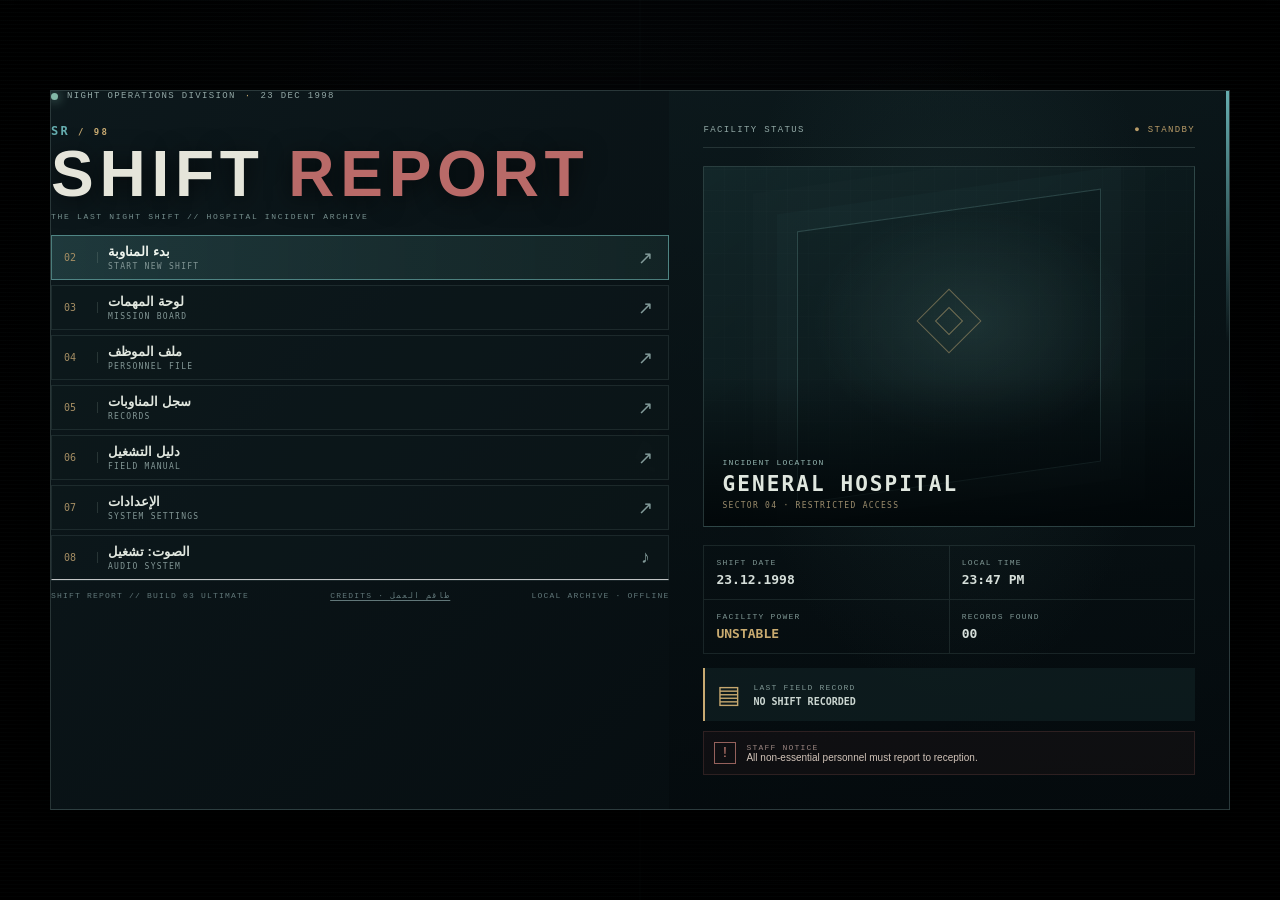
<file: public/assets/aistudio/SHIFT_REPORT_ULTIMATE_MOBILE__1__bfced323.html>
<!DOCTYPE html>
<html lang="en">
<head>
<meta charset="UTF-8">
<meta name="viewport" content="width=device-width,initial-scale=1,maximum-scale=1,user-scalable=no,viewport-fit=cover">
<meta name="theme-color" content="#081114">
<title>SHIFT REPORT — Night Shift Survival / Enhanced Edition</title>
<style>
/* ═══════════════ BASE ═══════════════ */
:root{
  --amber:#e8a838;--amber-dim:#7a5618;--blood:#9e1a1a;--blood-hot:#ff4040;
  --glass:linear-gradient(135deg,rgba(20,25,26,.92) 0%,rgba(6,10,11,.88) 100%);
  --edge:rgba(200,210,205,.16);
  --scratch:repeating-linear-gradient(118deg,transparent 0 22px,rgba(220,230,220,.025) 22px 23px,transparent 23px 51px,rgba(200,210,200,.018) 51px 52px);
  --ps-square:#ff72b6;--ps-cross:#69bdf7;--ps-circle:#ff626c;--ps-triangle:#72d99a;--ps-shoulder:#d8d8d8;
}
*{box-sizing:border-box;-webkit-tap-highlight-color:transparent;-webkit-user-select:none;user-select:none;-webkit-touch-callout:none}
html,body{margin:0;height:100%;background:#020405;overflow:hidden;font-family:Consolas,"Courier New",monospace;color:#e5e8e0;touch-action:none;overscroll-behavior:none}
#game{position:fixed;inset:0;width:100%;height:100%;display:block;z-index:1}
body.nocursor #game{cursor:none}
#vignette{position:fixed;inset:0;z-index:10;pointer-events:none;background:radial-gradient(ellipse at center,transparent 45%,rgba(0,0,0,.55) 100%)}
#damage{position:fixed;inset:0;z-index:11;pointer-events:none;opacity:0;background:radial-gradient(ellipse at center,transparent 30%,rgba(190,10,10,.75) 100%)}
#lowhp{position:fixed;inset:0;z-index:11;pointer-events:none;opacity:0;box-shadow:inset 0 0 140px 30px rgba(160,0,0,.8)}

/* ═══════════════ HUD (Dying Light inspired) ═══════════════ */
#hud{position:fixed;inset:0;z-index:20;pointer-events:none;opacity:0;transition:opacity .3s}
body.ingame #hud{opacity:1}
#topLeft{position:absolute;left:calc(14px + env(safe-area-inset-left));top:calc(14px + env(safe-area-inset-top));width:min(250px,44vw);display:flex;flex-direction:column;gap:6px;filter:drop-shadow(0 6px 18px rgba(0,0,0,.55))}
#healthBlock{position:relative;background:var(--scratch),linear-gradient(180deg,rgba(158,26,26,.28),transparent 60%),var(--glass);border:1px solid var(--edge);border-left:3px solid var(--blood);padding:10px 12px 11px;clip-path:polygon(0 0,calc(100% - 10px) 0,100% 10px,100% 100%,10px 100%,0 calc(100% - 10px))}
#healthBlock .label{font:600 9px/1.4 Consolas,monospace;letter-spacing:.26em;color:var(--amber);text-transform:uppercase}
#healthBlock .hrow{display:flex;align-items:center;gap:8px;margin-top:4px}
.heart{width:18px;height:18px;color:#ff5a5a;filter:drop-shadow(0 0 5px rgba(255,60,60,.7));flex:none}
.heart.beat{animation:heart .5s ease-out}
@keyframes heart{0%{transform:scale(1.5)}100%{transform:scale(1)}}
#healthBar{flex:1;height:14px;background:repeating-linear-gradient(90deg,rgba(0,0,0,.85) 0 9px,rgba(158,26,26,.15) 9px 11px);border:1px solid rgba(158,26,26,.7);position:relative;overflow:hidden}
#healthBar::after{content:"";position:absolute;inset:0;background:repeating-linear-gradient(90deg,transparent 0 14px,rgba(255,255,255,.09) 14px 15px)}
#healthFill{display:block;height:100%;width:100%;background:linear-gradient(180deg,#ff7676 0%,#c8202e 40%,#6a1018 100%);box-shadow:0 0 14px rgba(255,60,60,.55),inset 0 1px 2px rgba(255,255,255,.45);transition:width .3s cubic-bezier(.4,.1,.3,1)}
#healthText{font:700 15px/1 Consolas,monospace;color:#ffd4cd;text-shadow:0 0 6px rgba(255,80,80,.4);min-width:30px;text-align:right}
.hudCard{position:relative;background:var(--scratch),var(--glass);border:1px solid var(--edge);border-right:3px solid var(--amber-dim);padding:6px 10px 7px;clip-path:polygon(0 0,100% 0,100% calc(100% - 8px),calc(100% - 8px) 100%,0 100%)}
.hudCard .hhead{display:flex;justify-content:space-between}
.hudCard .hLabel{font:600 8px/1.4 Consolas,monospace;letter-spacing:.24em;color:rgba(220,230,225,.75);text-transform:uppercase}
.hudCard .hVal{font:700 10px/1.2 Consolas,monospace;color:var(--amber);letter-spacing:.1em}
.hBar{height:6px;border:1px solid rgba(200,210,200,.14);background:repeating-linear-gradient(90deg,rgba(0,0,0,.9) 0 6px,rgba(80,90,88,.18) 6px 8px);margin-top:4px;overflow:hidden}
.hBar>i{display:block;height:100%;width:100%;background:repeating-linear-gradient(90deg,currentColor 0 4px,rgba(0,0,0,.55) 4px 6px);box-shadow:0 0 8px currentColor;transition:width .12s ease-out}
.hBar.red>i{color:#ff5a5a}.hBar.blue>i{color:#69cce0}.hBar.gold>i{color:var(--amber)}
.hBar.low>i{animation:blink .4s steps(2) infinite}
@keyframes blink{50%{opacity:.3}}

#topCenter{position:absolute;left:50%;top:calc(12px + env(safe-area-inset-top));transform:translateX(-50%);display:flex;flex-direction:column;align-items:center;gap:8px;width:min(300px,38vw)}
#scoreBox{position:relative;width:100%;padding:6px 16px 8px;text-align:center;background:linear-gradient(115deg,rgba(4,9,11,.94),rgba(20,22,18,.72));border-top:1px solid rgba(232,168,56,.28);border-bottom:1px solid rgba(232,168,56,.14)}
#scoreBox small{display:block;font:600 8px/1.4 Consolas,monospace;letter-spacing:.3em;color:var(--amber)}
#scoreVal{font:700 24px/1.1 Consolas,monospace;letter-spacing:.06em;color:#fff;text-shadow:0 0 12px rgba(232,168,56,.35)}
#multVal{position:absolute;right:10px;top:18px;font:900 16px/1 Impact,sans-serif;color:var(--amber);letter-spacing:.05em;text-shadow:0 0 10px rgba(232,168,56,.5)}
#multVal.pop{animation:pop .3s cubic-bezier(.2,1.6,.4,1)}
@keyframes pop{0%{transform:scale(2);color:#fff}100%{transform:scale(1)}}
#comboBar{height:3px;background:rgba(255,255,255,.1);margin-top:4px}
#comboFill{display:block;height:100%;width:0;background:linear-gradient(90deg,var(--amber-dim),var(--amber))}
#bossBar{position:absolute;left:50%;top:calc(70px + env(safe-area-inset-top));transform:translateX(-50%);width:min(360px,70vw);display:none;opacity:.95}
#objectiveChip{position:absolute;left:50%;top:calc(10px + env(safe-area-inset-top));transform:translateX(-50%);display:none;gap:12px;align-items:center;padding:6px 14px;background:linear-gradient(115deg,rgba(4,9,11,.94),rgba(20,22,18,.78));border:1px solid rgba(124,171,166,.3);border-left:3px solid var(--amber);font:600 9px/1.4 Consolas,monospace;letter-spacing:.14em;color:#c9d6cf;white-space:nowrap;z-index:22}
#objectiveChip #ocRight{color:var(--amber)}
#bossBar.show{display:block}
#bossBar .bname{text-align:center;font:700 9px/1.4 Consolas,monospace;letter-spacing:.3em;color:#e9d6d0;margin-bottom:2px}
#bossBar .bfill{height:13px;border:1px solid rgba(255,255,255,.25);background:rgba(0,0,0,.6);padding:1px}
#bossFill{display:block;height:100%;width:100%;background:linear-gradient(180deg,#d02a3a,#7a1020);transition:width .15s;box-shadow:0 0 12px rgba(200,30,40,.6)}

#banner{position:absolute;top:19%;left:50%;transform:translateX(-50%);text-align:center;opacity:0}
#banner.show{animation:bannerIn 2.8s cubic-bezier(.2,.8,.2,1) forwards}
@keyframes bannerIn{0%{opacity:0;transform:translateX(-50%) scale(1.5)}8%{opacity:1;transform:translateX(-50%) scale(1)}82%{opacity:1}100%{opacity:0;transform:translateX(-50%) translateY(-8px) scale(.98)}}
.bframe{display:inline-flex;align-items:center;gap:14px;padding:12px 28px;background:rgba(0,0,0,.55);
  background-image:linear-gradient(var(--amber),var(--amber)),linear-gradient(var(--amber),var(--amber)),linear-gradient(var(--amber),var(--amber)),linear-gradient(var(--amber),var(--amber)),linear-gradient(var(--amber),var(--amber)),linear-gradient(var(--amber),var(--amber)),linear-gradient(var(--amber),var(--amber)),linear-gradient(var(--amber),var(--amber));
  background-position:0 0,0 0,100% 0,100% 0,0 100%,0 100%,100% 100%,100% 100%;
  background-size:16px 2px,2px 16px,16px 2px,2px 16px,16px 2px,2px 16px,16px 2px,2px 16px;background-repeat:no-repeat}
#bannerIcon{font-size:24px;color:var(--amber);text-shadow:0 0 12px var(--amber)}
#bannerMain{font:600 clamp(18px,3.4vw,30px)/1 Consolas,monospace;letter-spacing:.2em;color:#f4f1e6;text-transform:uppercase;white-space:nowrap}
#bannerSub{display:inline-block;margin-top:8px;padding:4px 18px;background:rgba(80,84,84,.45);font:600 10px/1.4 Consolas,monospace;letter-spacing:.3em;color:#c8d0cc;text-transform:uppercase}

#topRight{position:absolute;right:calc(14px + env(safe-area-inset-right));top:calc(14px + env(safe-area-inset-top));width:min(210px,40vw);display:flex;flex-direction:column;align-items:flex-end;gap:6px}
#minimapWrap{width:124px;height:124px;border-radius:50%;border:2px solid rgba(232,168,56,.5);background:#030809;box-shadow:0 8px 24px rgba(0,0,0,.55),inset 0 0 20px rgba(232,168,56,.06);overflow:hidden}
#minimapCanvas{width:100%;height:100%;display:block}
.mmLabel{font:600 9px/1.4 Consolas,monospace;letter-spacing:.16em;color:var(--amber)}
#objectiveBox{width:100%;text-align:right;padding:8px 12px 10px;background:linear-gradient(115deg,rgba(4,9,11,.94),rgba(20,22,18,.72));border:1px solid rgba(232,168,56,.22);border-right:3px solid var(--amber);clip-path:polygon(0 0,100% 0,100% calc(100% - 10px),calc(100% - 10px) 100%,0 100%)}
#objectiveBox small{display:block;color:var(--amber);font:700 9px/1.4 Consolas,monospace;letter-spacing:.2em;text-transform:uppercase;margin-bottom:3px}
#objectiveBox div{font:400 11px/1.6 Consolas,monospace;color:#dfe3da}
#objectiveBox .ok{color:#7fe0a0}
#objectiveBox .dot{display:inline-block;width:7px;height:7px;border:1.5px solid var(--amber);border-radius:50%;margin-left:6px}

#killBar{position:absolute;left:50%;bottom:calc(14px + env(safe-area-inset-bottom));transform:translateX(-50%);text-align:center}
#killBar .kb{display:inline-block;padding:5px 22px;background:rgba(40,44,44,.6);border:1px solid rgba(255,255,255,.12);font:600 10px/1.4 Consolas,monospace;letter-spacing:.3em;color:#c5cdc8}
#killBar b{color:#fff;margin-left:8px}
#clockText{display:block;font:500 26px/1.3 Consolas,monospace;letter-spacing:.08em;color:#f0f0e8;text-shadow:0 2px 6px #000;margin-top:4px}

#ammoBox{position:absolute;right:calc(20px + env(safe-area-inset-right));bottom:calc(20px + env(safe-area-inset-bottom));display:flex;align-items:stretch;gap:0;filter:drop-shadow(0 6px 16px rgba(0,0,0,.6))}
#ammoIcon{width:64px;display:flex;align-items:center;justify-content:center;background:linear-gradient(180deg,rgba(90,96,96,.7),rgba(30,34,34,.85));border:1px solid rgba(255,255,255,.2);color:#e9e6d8}
#ammoIcon svg{width:42px;height:30px}
#ammoInfo{min-width:112px;padding:6px 12px 7px;background:linear-gradient(180deg,rgba(2,7,9,.88),rgba(8,12,10,.75));border:1px solid rgba(232,168,56,.32);border-left:0}
#ammoName{font:600 8px/1.4 Consolas,monospace;letter-spacing:.2em;color:var(--amber)}
#ammoBig{font:700 28px/1 Consolas,monospace;color:var(--amber);letter-spacing:.04em;text-shadow:0 0 14px rgba(232,168,56,.5),0 2px 4px #000}
#ammoBig small{font-size:13px;color:#9aa49f;margin-left:3px}
#ammoBig.low{color:var(--blood-hot)}#ammoBig.empty{color:#555}
#reloadBar{height:3px;background:rgba(255,255,255,.12);margin-top:5px;opacity:0}
#reloadBar.on{opacity:1}
#reloadFill{display:block;height:100%;width:0;background:var(--amber)}

#contextPrompt{position:absolute;left:50%;bottom:calc(112px + env(safe-area-inset-bottom));transform:translateX(-50%) translateY(8px);display:flex;align-items:center;gap:12px;padding:8px 24px;opacity:0;transition:opacity .15s,transform .15s;
  background:linear-gradient(100deg,transparent,rgba(3,8,10,.97) 14%,rgba(3,8,10,.97) 86%,transparent);border-top:1px solid rgba(105,189,247,.32);border-bottom:1px solid rgba(105,189,247,.18)}
#contextPrompt.show{opacity:1;transform:translateX(-50%)}
#contextPrompt .ps-glyph{font:700 24px/1 Arial,sans-serif;color:var(--ps-square);filter:drop-shadow(0 0 6px currentColor);animation:glyphBreathe 2s ease-in-out infinite}
#contextPrompt .ctx-label{font:600 12px/1.4 Consolas,monospace;letter-spacing:.1em;color:#edf3ed}
#contextPrompt .ctx-key{font:600 10px/1 Consolas,monospace;color:#c8d8d4;border:1px solid rgba(180,210,200,.3);padding:4px 8px;background:rgba(0,0,0,.5);border-radius:2px;letter-spacing:.12em}
@keyframes glyphBreathe{0%,100%{transform:scale(1);opacity:.85}50%{transform:scale(1.12);opacity:1}}
#docCard{position:absolute;left:calc(14px + env(safe-area-inset-left));top:200px;width:min(270px,60vw);padding:10px 14px;background:rgba(10,12,12,.88);border-left:3px solid #e9e6d8;opacity:0;transform:translateX(-20px);transition:all .3s}
#docCard.show{opacity:1;transform:none}
#docCard b{display:block;font:700 10px/1.4 Consolas,monospace;letter-spacing:.2em;color:var(--amber);margin-bottom:4px}
#docCard p{margin:0;font:400 11px/1.55 Consolas,monospace;color:#dfe3da}
#toast{position:absolute;left:50%;top:34%;transform:translateX(-50%);padding:6px 16px;background:rgba(0,0,0,.6);border:1px solid rgba(255,255,255,.14);font:600 11px/1.4 Consolas,monospace;letter-spacing:.14em;color:#e9e6d8;opacity:0;transition:opacity .2s;white-space:nowrap}
#toast.show{opacity:1}
#hint{position:absolute;left:50%;bottom:calc(170px + env(safe-area-inset-bottom));transform:translateX(-50%);padding:6px 16px;font:600 11px/1.4 Consolas,monospace;letter-spacing:.14em;color:#d9dfd9;background:rgba(0,0,0,.45);opacity:0;transition:opacity .4s;text-align:center;max-width:90vw}
#hint.show{opacity:.95}
#deskHelp{position:absolute;left:calc(14px + env(safe-area-inset-left));bottom:calc(12px + env(safe-area-inset-bottom));font:400 9px/1.6 Consolas,monospace;letter-spacing:.12em;color:rgba(200,210,200,.4)}

/* ═══════════════ TOUCH UI — PlayStation style ═══════════════ */
#touchUI{position:fixed;inset:0;z-index:30;pointer-events:none;display:none}
body.touch.ingame #touchUI{display:block}
body.touch #deskHelp{display:none}
#lookPad{position:absolute;left:50%;right:0;top:0;bottom:0;pointer-events:auto;touch-action:none}
#stickZone{position:absolute;left:0;width:50%;top:0;bottom:0;pointer-events:auto;touch-action:none}
.padBase{position:absolute;width:118px;height:118px;border-radius:50%;border:2px solid rgba(210,225,222,.3);background:radial-gradient(circle,rgba(255,255,255,.04),rgba(0,0,0,.25));margin:-59px 0 0 -59px;opacity:.5;transition:opacity .15s}
.padBase.active{opacity:1}
.padKnob{position:absolute;left:50%;top:50%;width:50px;height:50px;margin:-25px 0 0 -25px;border-radius:50%;background:radial-gradient(circle at 35% 30%,rgba(120,130,130,.85),rgba(30,36,38,.9));border:2px solid rgba(220,230,225,.5)}
#lookBase{border-color:rgba(255,98,108,.35);opacity:0}
#lookBase.active{opacity:1}
#lookBase .padKnob{border-color:rgba(255,98,108,.7)}
#stickBase{left:84px;bottom:100px;top:auto}
#mobileBtns{position:absolute;right:calc(10px + env(safe-area-inset-right));bottom:calc(10px + env(safe-area-inset-bottom));width:176px;height:176px;pointer-events:none}
.ps-button{position:absolute;width:58px;height:58px;border-radius:50%;pointer-events:auto;touch-action:none;display:flex;flex-direction:column;align-items:center;justify-content:center;
  border:2px solid var(--c);color:var(--c);background:radial-gradient(circle at 35% 30%,rgba(40,48,52,.88),rgba(6,10,12,.96) 72%);
  box-shadow:0 0 0 3px var(--cg),0 0 20px var(--cg),0 6px 16px rgba(0,0,0,.6),inset 0 -4px 10px rgba(0,0,0,.45);transition:transform .1s,filter .1s}
.ps-button .g{font:700 24px/1 Arial,sans-serif;text-shadow:0 0 10px var(--c)}
.ps-button small{font:700 7px/1 Consolas,monospace;letter-spacing:.1em;color:#cfd8d4;margin-top:2px}
.ps-button:active,.ps-button.on{transform:scale(.92);filter:brightness(1.35)}
.tri{--c:var(--ps-triangle);--cg:rgba(114,217,154,.2)}.sq{--c:var(--ps-square);--cg:rgba(255,114,182,.2)}.ci{--c:var(--ps-circle);--cg:rgba(255,98,108,.2)}.cr{--c:var(--ps-cross);--cg:rgba(105,189,247,.2)}
#mReload{left:59px;top:0}#btnContextualInteract{left:0;top:59px}#mTorch{left:118px;top:59px}#mDash{left:59px;top:118px}
#btnContextualInteract.idle{opacity:.3;filter:saturate(.3);box-shadow:none;border-style:dashed;pointer-events:none}
#btnContextualInteract:not(.idle){animation:ctxPulse 1.4s ease-out infinite}
@keyframes ctxPulse{0%{box-shadow:0 0 0 0 rgba(255,114,182,.6)}70%{box-shadow:0 0 0 14px rgba(255,114,182,0)}100%{box-shadow:0 0 0 0 rgba(255,114,182,0)}}
.ps-pill{position:absolute;width:104px;height:42px;border-radius:21px;pointer-events:auto;touch-action:none;display:flex;align-items:center;justify-content:center;gap:8px;border:2px solid rgba(216,216,216,.55);background:radial-gradient(circle at 35% 30%,rgba(40,48,52,.88),rgba(6,10,12,.96));color:#e2e8e6;font:700 10px/1 Consolas,monospace;letter-spacing:.12em;box-shadow:0 6px 16px rgba(0,0,0,.6)}
.ps-pill b{color:var(--ps-shoulder);font-size:12px}
.ps-pill.on{transform:scale(.93);filter:brightness(1.3)}
#mFire{right:calc(26px + env(safe-area-inset-right));bottom:calc(200px + env(safe-area-inset-bottom));border-color:var(--ps-circle);box-shadow:0 0 18px rgba(255,98,108,.3),0 6px 16px rgba(0,0,0,.6);background:radial-gradient(circle at 35% 30%,rgba(90,22,28,.96),rgba(20,4,6,.99))}
#mFire b{color:var(--ps-circle)}
#mWheel{left:calc(14px + env(safe-area-inset-left));bottom:calc(170px + env(safe-area-inset-bottom));width:96px;height:38px}
#mobilePause{position:absolute;right:calc(12px + env(safe-area-inset-right));top:calc(150px + env(safe-area-inset-top));width:42px;height:42px;border-radius:50%;pointer-events:auto;display:flex;align-items:center;justify-content:center;border:2px solid var(--ps-circle);background:radial-gradient(circle at 35% 30%,rgba(50,30,32,.9),rgba(6,10,12,.98));color:var(--ps-circle);font:700 14px/1 Arial,sans-serif;letter-spacing:-1px}
body.touch #topRight{width:110px}
body.touch #minimapWrap{width:96px;height:96px}
body.touch #objectiveBox{display:none}
body.touch #killBar{display:none}
body.touch #ammoBox{right:calc(12px + env(safe-area-inset-right));bottom:calc(252px + env(safe-area-inset-bottom));transform-origin:right bottom;transform:scale(.82)}
body.touch #contextPrompt{display:none}
body.touch #topLeft{width:min(200px,46vw)}
body.touch #docCard{top:170px}
body.touch #hint{bottom:calc(14px + env(safe-area-inset-bottom))}
@media (max-height:480px){body.touch #topLeft .hudCard:nth-of-type(n+3){display:none}body.touch #mFire{bottom:calc(190px + env(safe-area-inset-bottom))}}

/* ═══════════════ WEAPON WHEEL ═══════════════ */
#weaponWheel{position:fixed;inset:0;z-index:60;display:none;align-items:center;justify-content:center;flex-direction:column;background:radial-gradient(ellipse at center,rgba(4,9,11,.4),rgba(0,0,0,.88));backdrop-filter:blur(6px) saturate(.6);touch-action:none}
#weaponWheel.visible{display:flex}
.wheel-shell{position:relative;width:min(78vw,78vh,520px);height:min(78vw,78vh,520px);border-radius:50%;border:2px solid rgba(232,168,56,.55);background:radial-gradient(circle,rgba(2,7,9,.99) 0 24%,rgba(6,10,12,.7) 24.5%);
  box-shadow:0 28px 90px rgba(0,0,0,.9),inset 0 0 0 14px rgba(2,6,8,.82),0 0 0 3px rgba(232,168,56,.18),0 0 60px rgba(232,168,56,.12);animation:wheelOpen .22s cubic-bezier(.2,.9,.3,1.1)}
@keyframes wheelOpen{from{transform:scale(.82) rotate(-8deg);opacity:0}to{transform:scale(1) rotate(0);opacity:1}}
.wheel-shell::before{content:"";position:absolute;inset:6%;border:1px solid rgba(232,168,56,.35);border-radius:50%;pointer-events:none}
#wheelSvg{position:absolute;inset:0;width:100%;height:100%;pointer-events:none}
.weapon-wheel-slice{fill:rgba(40,46,46,.62);stroke:rgba(200,210,205,.25);stroke-width:1.5;transition:fill .12s,stroke .12s}
.weapon-wheel-slice.active{stroke:#f4e1a4;fill:rgba(75,68,44,.55)}
.weapon-wheel-slice.hover{fill:rgba(232,168,56,.42);stroke:var(--amber);filter:drop-shadow(0 0 8px rgba(232,168,56,.7))}
.weapon-wheel-slice.locked{fill:rgba(20,22,22,.7);stroke:rgba(255,255,255,.08)}
.wheel-slot{position:absolute;width:26%;height:26%;transform:translate(-50%,-50%);display:flex;flex-direction:column;align-items:center;justify-content:center;text-align:center;pointer-events:none;color:#dce7e1;transition:transform .14s}
.wheel-slot svg{width:62%;height:auto;max-height:42%}
.wheel-slot .slot-name{font:700 9px/1.2 Consolas,monospace;letter-spacing:.1em;margin-top:3px}
.wheel-slot .slot-meta{font:9px/1.2 Consolas,monospace;color:rgba(190,205,200,.75);margin-top:2px}
.wheel-slot .slot-key{position:absolute;top:4%;left:12%;font:700 9px/1 Consolas,monospace;color:var(--amber)}
.wheel-slot.hover{transform:translate(-50%,-50%) scale(1.14);color:#fff}
.wheel-slot.locked{opacity:.35;filter:grayscale(.9)}
.wheel-center{position:absolute;left:50%;top:50%;width:43%;height:43%;transform:translate(-50%,-50%);border-radius:50%;display:flex;flex-direction:column;align-items:center;justify-content:center;gap:2px;text-align:center;background:radial-gradient(circle,rgba(20,30,32,.99),rgba(1,4,6,.99));border:1px solid rgba(232,168,56,.45);box-shadow:0 0 40px rgba(0,0,0,.95),inset 0 0 24px rgba(232,168,56,.08)}
.wheel-center strong{color:var(--amber);font:700 10px/1.2 Consolas,monospace;letter-spacing:.18em;text-transform:uppercase;padding:0 8px}
.weapon-mark{color:#e8d8a0;filter:drop-shadow(0 0 10px rgba(232,168,56,.4))}
.weapon-mark svg{width:46px;height:32px}
#wheelStats{width:78%;font:10px/1.5 Consolas,monospace;color:#cdd6d2}
#wheelStats div{display:flex;justify-content:space-between;border-bottom:1px solid rgba(255,255,255,.07);padding:0 2px}
#wheelStats span{color:var(--amber)}
#wheelAmmo{font:700 11px/1 Consolas,monospace;color:#fff}
.wheel-help{margin-top:22px;color:rgba(200,215,210,.7);font:10px/1.6 Consolas,monospace;letter-spacing:.14em;text-align:center;text-shadow:0 2px 6px #000;padding:0 14px}
body.weapon-wheel-open{cursor:crosshair}

/* ═══════════════ SCREENS (menu / pause / over) ═══════════════ */
.screen{position:fixed;inset:0;z-index:100;display:none;align-items:center;justify-content:center;flex-direction:column;overflow:hidden;background:radial-gradient(ellipse at 50% 40%,rgba(6,10,12,.5),rgba(0,0,0,.93) 85%)}
.screen.show{display:flex;animation:fadeIn .3s ease-out}
@keyframes fadeIn{from{opacity:0}to{opacity:1}}
#menu{background:radial-gradient(ellipse at 50% 35%,rgba(10,14,16,.55),rgba(0,0,0,.95) 82%)}
.slit{position:absolute;width:190px;height:15px;border-radius:50%;background:radial-gradient(ellipse,#fff3d0 0,#ffb24a 32%,rgba(255,140,30,0) 72%);filter:blur(2px);opacity:.75;animation:slit 7s ease-in-out infinite;pointer-events:none}
@keyframes slit{0%,100%{opacity:.35;transform:translateX(0) scaleX(.9)}50%{opacity:.95;transform:translateX(26px) scaleX(1.1)}}
.drips{position:absolute;left:0;right:0;top:0;height:40%;pointer-events:none;overflow:hidden;background:linear-gradient(180deg,rgba(235,235,225,.1),transparent 30%)}
.drips i{position:absolute;top:0;width:3px;background:linear-gradient(180deg,rgba(235,235,225,.55),rgba(235,235,225,.1));border-radius:0 0 3px 3px;transform-origin:top;animation:drip 5s ease-out infinite}
@keyframes drip{0%{transform:scaleY(0)}60%,100%{transform:scaleY(1)}}
.kicker{font:600 clamp(10px,1.8vw,13px)/1 Consolas,monospace;letter-spacing:.7em;color:#e8e4d8;text-transform:uppercase;padding-left:.7em;position:relative}
.title{position:relative;margin:10px 0 0;font:900 clamp(40px,10vw,98px)/.95 Impact,"Arial Black",sans-serif;letter-spacing:.1em;color:#ece8dc;text-transform:uppercase;text-align:center;text-shadow:0 0 30px rgba(232,168,56,.18),0 4px 0 rgba(0,0,0,.6)}
.title em{font-style:normal;color:var(--blood-hot);text-shadow:0 0 28px rgba(255,64,64,.4)}
.menuList{position:relative;width:min(330px,82vw);display:flex;flex-direction:column;margin-top:30px}
.mi{background:none;border:0;border-top:1px solid rgba(255,255,255,.75);color:#d8d8d0;font:600 clamp(12px,2vw,15px)/1 Consolas,monospace;letter-spacing:.36em;text-transform:uppercase;padding:14px 6px 13px 12px;cursor:pointer;text-align:center;transition:background .08s,color .08s}
.menuList .mi:last-child{border-bottom:1px solid rgba(255,255,255,.75)}
.mi.sel,.mi:hover{background:#f2f2ec;color:#050708}
.mi.big{font-size:clamp(14px,2.4vw,18px);padding:18px 6px 17px 12px;background:var(--blood);color:#fff;border-color:var(--blood-hot)}
.mi.big.sel,.mi.big:hover{background:#fff;color:#900}
.best{position:relative;margin-top:22px;font:600 10px/1.4 Consolas,monospace;letter-spacing:.3em;color:rgba(232,168,56,.8)}
.foot{position:absolute;bottom:14px;left:0;right:0;text-align:center;font:9px/1.6 Consolas,monospace;letter-spacing:.2em;color:rgba(200,210,200,.35)}
.panel{position:relative;width:min(560px,92vw);max-height:78vh;overflow:auto;padding:22px 26px;background:var(--scratch),var(--glass);border:1px solid var(--edge);border-left:3px solid var(--amber);touch-action:pan-y}
.panel h2{margin:0 0 14px;font:700 14px/1 Consolas,monospace;letter-spacing:.4em;color:var(--amber);text-transform:uppercase}
.panel table{width:100%;border-collapse:collapse;font:12px/1.6 Consolas,monospace}
.panel th{text-align:left;font-weight:600;font-size:9px;letter-spacing:.2em;color:rgba(200,210,200,.55);padding:4px 6px;border-bottom:1px solid rgba(255,255,255,.18)}
.panel td{padding:5px 6px;border-bottom:1px solid rgba(255,255,255,.06);color:#dfe3da}
.panel tr.me td{color:#fff;background:rgba(232,168,56,.16)}
.panel tr.me td:first-child{color:var(--amber)}
.panel .empty{padding:20px 0;text-align:center;color:#8a948f}
.keys{display:grid;grid-template-columns:auto 1fr;gap:6px 18px;font:12px/1.5 Consolas,monospace;color:#d4dad4}
.keys b{color:var(--amber);letter-spacing:.08em}
.keys h3{grid-column:1/-1;margin:10px 0 0;font:700 10px/1 Consolas,monospace;letter-spacing:.3em;color:#fff;border-bottom:1px solid rgba(255,255,255,.15);padding-bottom:6px}
.panel .menuList{margin:18px auto 0;width:100%}
#over{background:radial-gradient(ellipse at 50% 40%,rgba(60,0,0,.5),rgba(0,0,0,.94) 80%)}
#overTitle{font:900 clamp(34px,8vw,72px)/1 Impact,sans-serif;letter-spacing:.14em;color:var(--blood-hot);text-shadow:0 0 30px rgba(255,64,64,.45);margin:0}
#overScore{font:700 clamp(28px,6vw,48px)/1.2 Consolas,monospace;color:#fff;margin-top:8px;letter-spacing:.06em}
#overNew{font:700 11px/1 Consolas,monospace;letter-spacing:.4em;color:var(--amber);margin-top:6px;height:12px;animation:blink .8s steps(2) infinite}
#overStats{display:flex;gap:22px;margin:14px 0 8px;font:600 10px/1.6 Consolas,monospace;letter-spacing:.2em;color:#aab3ae;text-align:center;flex-wrap:wrap;justify-content:center}
#overStats b{display:block;font-size:20px;color:#fff;letter-spacing:.04em}
#over .panel{margin-top:10px;max-height:26vh;padding:12px 18px}
#over .menuList{margin-top:16px}
@media (max-width:760px){.panel{padding:16px}}

/* ═══════════════ PRODUCTION FX LAYERS ═══════════════ */
#nightVision{position:fixed;inset:0;z-index:12;pointer-events:none;opacity:0;transition:opacity .18s;
  background:radial-gradient(ellipse at center,rgba(60,160,70,.16) 34%,rgba(4,32,10,.66) 100%);
  box-shadow:inset 0 0 240px 50px rgba(0,22,4,.92)}
#nightVision.on{opacity:1}
#scanLines{position:fixed;inset:0;z-index:12;pointer-events:none;opacity:0;transition:opacity .2s;
  background:repeating-linear-gradient(180deg,rgba(0,0,0,.22) 0 1px,transparent 1px 3px)}
#scanLines.on{opacity:.5}
#glitchFx{position:fixed;inset:0;z-index:13;pointer-events:none;opacity:0;
  background:repeating-linear-gradient(0deg,rgba(255,42,66,.05) 0 2px,transparent 2px 7px)}
#glitchFx.on{opacity:1}
#flashFx{position:fixed;inset:0;z-index:13;pointer-events:none;opacity:0;background:#dfe8e2}
#camc{position:absolute;inset:0;display:none;pointer-events:none;font-family:Consolas,monospace;color:#e2eadf;text-shadow:0 1px 3px rgba(0,0,0,.8)}
#camc.on{display:block}
#camc .cframe{position:absolute;inset:calc(18px + env(safe-area-inset-top)) calc(18px + env(safe-area-inset-right)) calc(18px + env(safe-area-inset-bottom)) calc(18px + env(safe-area-inset-left));border:1px solid rgba(214,226,214,.24)}
#camc .cframe::before,#camc .cframe::after{content:"";position:absolute;width:26px;height:26px;border:2px solid rgba(226,236,222,.5)}
#camc .cframe::before{left:-2px;top:-2px;border-right:0;border-bottom:0}
#camc .cframe::after{right:-2px;bottom:-2px;border-left:0;border-top:0}
#camc .rec{position:absolute;top:calc(30px + env(safe-area-inset-top));left:calc(34px + env(safe-area-inset-left));font:700 11px/1 Consolas,monospace;letter-spacing:.22em;color:#ff6a6a;display:flex;align-items:center;gap:7px}
#camc .rec i{width:9px;height:9px;border-radius:50%;background:#ff4040;box-shadow:0 0 8px rgba(255,64,64,.8);animation:blink 1.1s steps(2) infinite}
#camc .meta{position:absolute;top:calc(30px + env(safe-area-inset-top));right:calc(34px + env(safe-area-inset-right));text-align:right;font:600 10px/1.7 Consolas,monospace;letter-spacing:.14em;color:#cfd8cf}
#camc .meta b{color:#eef4ea}
#camc .sig{display:inline-block;width:52px;height:5px;border:1px solid rgba(210,225,210,.4);position:relative;overflow:hidden;vertical-align:middle}
#camc .sig i{position:absolute;inset:0;background:#9fe0a8;transform-origin:left;display:block}
#camc .cfocus{position:absolute;left:50%;top:50%;width:130px;height:96px;transform:translate(-50%,-50%);border:1px solid rgba(235,245,235,.32);transition:border-color .2s,box-shadow .2s}
#camc .cfocus::before{content:"";position:absolute;inset:14px;border:1px dashed rgba(235,245,235,.22)}
#camc .cfocus.lock{border-color:rgba(159,224,168,.75);box-shadow:0 0 12px rgba(120,220,140,.25)}
#camc .hint{position:absolute;bottom:calc(30px + env(safe-area-inset-bottom));left:0;right:0;text-align:center;font:600 10px/1.6 Consolas,monospace;letter-spacing:.18em;color:rgba(214,226,214,.72)}

/* scent / evidence journal */
#scentPanel{position:absolute;left:calc(14px + env(safe-area-inset-left));top:calc(196px + env(safe-area-inset-top));width:min(292px,62vw);display:none;flex-direction:column;gap:6px;z-index:2}
#scentPanel.show{display:flex}
#scentHead{display:flex;justify-content:space-between;align-items:center;padding:5px 10px;background:linear-gradient(115deg,rgba(4,9,11,.94),rgba(20,22,18,.72));border-left:3px solid var(--amber)}
#scentHead b{font:700 9px/1.4 Consolas,monospace;letter-spacing:.26em;color:var(--amber)}
#scentHead button{background:none;border:1px solid rgba(255,255,255,.2);color:#cfd6d2;font:600 8px/1 Consolas,monospace;letter-spacing:.14em;padding:4px 8px;cursor:pointer;pointer-events:auto}
.clue{position:relative;display:flex;gap:9px;align-items:flex-start;padding:7px 9px;background:rgba(8,12,13,.9);border:1px solid rgba(200,210,205,.16);border-left:3px solid var(--cc,#888)}
.clue .glyph{font:700 17px/1.1 Arial,sans-serif;color:var(--cc);filter:drop-shadow(0 0 5px var(--cc));flex:none;width:20px;text-align:center}
.clue .cinfo{flex:1;min-width:0}
.clue .cname,.clue .cdesc,.clue .cwhere{display:block}
.clue .cname{font:700 9px/1.3 Consolas,monospace;letter-spacing:.2em;color:#e6ebe4}
.clue .cdesc{font:400 9px/1.45 Consolas,monospace;color:rgba(210,220,214,.72);margin-top:2px}
.clue .cwhere{font:600 8px/1.4 Consolas,monospace;color:var(--amber);letter-spacing:.1em;margin-top:2px}
.clue .cst{font:700 8px/1 Consolas,monospace;letter-spacing:.16em;color:#8a948f;flex:none;padding-top:2px}
.clue.detected{border-color:rgba(127,224,160,.4)}
.clue.detected .cst{color:#7fe0a0}
.clue.confirmed{background:rgba(14,22,16,.94);border-color:rgba(127,224,160,.65)}
.clue.confirmed .cst{color:#a8f0c0}
.clue.pinned{box-shadow:0 0 0 1px rgba(232,168,56,.55)}
.clue.off{display:none}
.clue .cact{position:absolute;right:6px;bottom:5px;display:flex;gap:4px;opacity:.75}
.clue .cact button{background:rgba(0,0,0,.4);border:1px solid rgba(255,255,255,.18);color:#cfd6d2;font:600 7px/1 Consolas,monospace;letter-spacing:.1em;padding:3px 6px;cursor:pointer;pointer-events:auto}
#scentEmpty{padding:10px 12px;font:400 10px/1.6 Consolas,monospace;color:#8a948f;background:rgba(8,12,13,.85);border:1px solid rgba(200,210,205,.12)}

/* settings screen */
.setGroup{margin:12px 0 4px;font:700 10px/1 Consolas,monospace;letter-spacing:.3em;color:#fff;border-bottom:1px solid rgba(255,255,255,.15);padding-bottom:6px}
.setRow{display:grid;grid-template-columns:minmax(96px,132px) 1fr 52px;gap:10px;align-items:center;font:11px/1.4 Consolas,monospace;color:#c9d2cd;margin:8px 0}
.setRow label{font-size:9px;letter-spacing:.16em;color:rgba(214,224,218,.8);text-transform:uppercase}
.setRow output{font:700 10px/1 Consolas,monospace;color:var(--amber);text-align:right}
input[type=range]{-webkit-appearance:none;appearance:none;width:100%;height:4px;background:rgba(255,255,255,.16);outline:0;cursor:pointer}
input[type=range]::-webkit-slider-thumb{-webkit-appearance:none;width:14px;height:14px;border-radius:2px;background:var(--amber);border:1px solid #f4dca0;box-shadow:0 0 8px rgba(232,168,56,.5)}
input[type=range]::-moz-range-thumb{width:14px;height:14px;border-radius:2px;background:var(--amber);border:1px solid #f4dca0}
.seg{display:flex;gap:5px}
.seg button{flex:1;padding:6px 2px;background:rgba(255,255,255,.05);border:1px solid var(--edge);color:#cfd6d2;font:600 9px/1 Consolas,monospace;letter-spacing:.08em;cursor:pointer;text-transform:uppercase}
.seg button.sel{background:var(--amber);color:#171003;border-color:var(--amber)}
.seg button:hover{border-color:var(--amber)}
#diag{display:grid;grid-template-columns:repeat(auto-fit,minmax(96px,1fr));gap:6px;margin-top:8px}
#diag div{padding:6px 8px;background:rgba(0,0,0,.4);border:1px solid rgba(255,255,255,.1);font:600 9px/1.5 Consolas,monospace;color:#aeb8b2;letter-spacing:.08em}
#diag b{display:block;font-size:13px;color:var(--amber)}

/* camcorder touch tools + extra pills */
#camTools{position:absolute;left:50%;transform:translateX(-50%);bottom:calc(120px + env(safe-area-inset-bottom));display:none;gap:8px}
#camTools.on{display:flex}
#camTools .ps-pill{position:static;height:40px;width:86px;font-size:9px}
#camTools .ps-pill.rec-on{border-color:var(--ps-circle);color:#ffb0b0}
#mScan{left:calc(14px + env(safe-area-inset-left));bottom:calc(216px + env(safe-area-inset-bottom));width:88px;height:38px}
#mCam{left:calc(14px + env(safe-area-inset-left));bottom:calc(262px + env(safe-area-inset-bottom));width:88px;height:38px}
#mRun{left:calc(14px + env(safe-area-inset-left));bottom:calc(308px + env(safe-area-inset-bottom));width:88px;height:38px}
#mRun.on{border-color:var(--ps-triangle);color:var(--ps-triangle)}
#evidenceLine{font:600 10px/1.6 Consolas,monospace;color:#9fd8cf;letter-spacing:.1em;margin-top:2px}
#evidenceLine .ok{color:#7fe0a0}
body.touch #scentPanel{width:min(240px,56vw);top:calc(150px + env(safe-area-inset-top))}
body.touch #scentPanel .clue{padding:5px 7px}
body.touch #camc .hint{display:none}

/* ═══════════════ FACILITY MAP / HOSPITAL ARCHITECTURE EXPANSION ═══════════════ */
#facilityMap{z-index:120;background:rgba(1,5,7,.985);backdrop-filter:blur(7px);padding:clamp(8px,2vw,24px)}
.map-shell{width:min(1500px,98vw);height:min(94vh,980px);display:flex;flex-direction:column;min-height:0;background:linear-gradient(135deg,rgba(12,22,25,.98),rgba(3,7,9,.98));border:1px solid rgba(112,176,190,.34);box-shadow:0 26px 90px rgba(0,0,0,.8),inset 0 0 0 5px rgba(70,120,130,.045);}
.map-head{display:flex;align-items:center;justify-content:space-between;gap:14px;padding:13px 18px;border-bottom:1px solid rgba(130,190,200,.22);background:linear-gradient(90deg,rgba(20,48,56,.6),transparent)}
.map-head strong{font:700 12px/1.4 Consolas,monospace;letter-spacing:.28em;color:#a7dce0}
.map-head span{font:600 9px/1.4 Consolas,monospace;letter-spacing:.16em;color:#879a9d;text-align:right}
.map-body{display:grid;grid-template-columns:210px minmax(0,1fr);gap:12px;padding:12px;min-height:0;flex:1}
.map-legend{min-width:0;overflow:auto;padding:10px 11px;background:rgba(0,0,0,.28);border:1px solid rgba(150,185,185,.13)}
.map-legend h3{margin:0 0 10px;font:700 10px/1.4 Consolas,monospace;letter-spacing:.25em;color:#e0b65f}
.map-legend-row{display:flex;align-items:center;gap:9px;min-height:31px;border-bottom:1px solid rgba(255,255,255,.055);font:500 10px/1.3 Consolas,monospace;color:#d1ddda}
.map-mark{width:21px;height:21px;display:grid;place-items:center;flex:none;font:900 13px/1 Consolas,monospace;border:1px solid currentColor;background:rgba(0,0,0,.45)}
.map-mark.player{color:#f3bd52;transform:rotate(45deg);font-size:10px}.map-mark.objective{color:#e8b95d}.map-mark.report{color:#f0f0e5}.map-mark.med{color:#7fdde6}.map-mark.breaker{color:#f0bd51}.map-mark.door{color:#a9c0c4}.map-mark.secret{color:#df8b72}.map-mark.room{color:#68a6d5}
.map-legend .map-note{margin-top:14px;padding:9px;background:rgba(75,130,140,.08);border-left:2px solid rgba(120,190,195,.5);font:9px/1.6 Consolas,monospace;color:#93a8a9}
.map-main{display:flex;flex-direction:column;min-width:0;min-height:0;border:1px solid rgba(110,160,170,.22);background:#03080a;position:relative;overflow:hidden}
#facilityCanvas{width:100%;height:100%;min-height:260px;display:block;object-fit:contain;background:#03080a}
.map-bottom{display:flex;justify-content:space-between;gap:12px;align-items:center;padding:9px 14px;border-top:1px solid rgba(130,190,200,.16);font:9px/1.5 Consolas,monospace;letter-spacing:.13em;color:#91a6a7}
.map-bottom b{color:#e8b95d}
.map-close{appearance:none;cursor:pointer;border:1px solid rgba(220,190,120,.5);background:rgba(60,43,18,.35);color:#f2d69a;padding:8px 14px;font:700 10px/1 Consolas,monospace;letter-spacing:.16em}
.map-close:hover{background:rgba(180,130,45,.22)}
#mMap{left:calc(14px + env(safe-area-inset-left));bottom:calc(122px + env(safe-area-inset-bottom));width:88px;height:38px}
body.touch #facilityMap{padding:4px}
body.touch .map-shell{width:100%;height:100%;max-height:100%;}
body.touch .map-body{grid-template-columns:112px minmax(0,1fr);gap:5px;padding:5px}
body.touch .map-legend{padding:6px 5px}
body.touch .map-legend h3{font-size:8px;letter-spacing:.12em}
body.touch .map-legend-row{font-size:8px;gap:5px;min-height:27px}
body.touch .map-mark{width:17px;height:17px;font-size:10px}
body.touch .map-head{padding:8px}
body.touch .map-head strong{font-size:9px;letter-spacing:.12em}
body.touch .map-head span{font-size:7px}
body.touch .map-bottom{font-size:7px;padding:6px}
body.touch #facilityCanvas{min-height:200px}
@media(max-width:560px){.map-body{grid-template-columns:96px minmax(0,1fr)}.map-legend-row{font-size:8px}.map-legend{padding:6px 5px}.map-head span{display:none}}

</style>

<style id="shift-report-enhanced-style">
:root{--amber:#c8aa72;--amber-dim:#705f3f;--blood:#85464a;--blood-hot:#bd6264;--glass:linear-gradient(135deg,rgba(17,29,32,.96),rgba(5,12,15,.96));--edge:rgba(154,184,181,.2);--teal:#66aeb0;--teal-soft:#9bc8c4;--paper:#d6d4c9;--muted:#819394;--ps-square:#c8aa72;--ps-cross:#78babc;--ps-circle:#bd6264;--ps-triangle:#9bc8c4;--ps-shoulder:#b7c5c2;--touch-scale:1;--touch-opacity:.82}
html,body{background:#070e11;color:#d8e2df;font-family:Arial,"Noto Sans Arabic",sans-serif}
#game{background:#071014}
.screen{background:radial-gradient(ellipse at 74% 42%,rgba(36,69,72,.21),transparent 40%),linear-gradient(115deg,rgba(2,7,10,.97),rgba(5,13,16,.96));padding:clamp(10px,2.5vw,30px)}
.screen:before{content:"";position:absolute;inset:0;pointer-events:none;opacity:.16;background:linear-gradient(90deg,transparent 49.9%,rgba(124,170,169,.15) 50%,transparent 50.1%),linear-gradient(rgba(124,170,169,.08) 1px,transparent 1px);background-size:100% 100%,100% 42px;mask-image:linear-gradient(90deg,transparent,#000 25%,#000 85%,transparent)}
#menu{padding:clamp(12px,3vw,42px)}
.menu-shell{position:relative;z-index:1;width:min(1180px,96vw);height:min(720px,90vh);min-height:470px;display:grid;grid-template-columns:1.05fr .95fr;border:1px solid rgba(151,184,181,.24);background:linear-gradient(135deg,rgba(13,25,29,.97),rgba(4,10,13,.98));box-shadow:0 30px 100px #000;overflow:hidden}
..menu-left{display:flex;flex-direction:column;padding:clamp(16px,2.8vw,34px);min-width:0;border-right:1px solid rgba(151,184,181,.16);position:relative;overflow-y:auto}
.menu-left:after{content:"";position:absolute;right:0;top:0;width:3px;height:35%;background:linear-gradient(var(--teal),transparent)}
.menu-kicker,.terminal-head,.menu-footer,.menu-scene-card small,.terminal-grid small,.menu-last-record small,.menu-warning,.menu-subtitle{font-family:Consolas,"Courier New",monospace;letter-spacing:.15em}
.menu-kicker{font-size:9px;color:#93a8a6;display:flex;align-items:center;gap:9px}.menu-kicker i{font-style:normal;color:var(--amber)}.live-dot{width:7px;height:7px;border-radius:50%;background:#83b9a8;box-shadow:0 0 12px #83b9a8}
.menu-title-wrap{margin:clamp(14px,2.6vh,30px) 0 10px}.menu-mark{font:700 12px Consolas,monospace;letter-spacing:.2em;color:var(--teal)}.menu-mark span{color:var(--amber);font-size:9px}.menu-title{margin:8px 0 8px;font:900 clamp(36px,6.2vw,64px)/.9 Impact,"Arial Black",sans-serif;letter-spacing:.09em;color:#e5e5da;text-shadow:0 5px 24px rgba(0,0,0,.7)}.menu-title em{font-style:normal;color:#b96a68}.menu-subtitle{font-size:8px;color:#77908f;letter-spacing:.21em}
.menu-nav{width:100%;margin-top:clamp(6px,1.6vh,16px);gap:5px}.menu-nav .mi{display:grid;grid-template-columns:34px 1fr 22px;align-items:center;gap:10px;text-align:left;padding:8px 12px;border:1px solid rgba(144,174,171,.13);background:rgba(13,25,28,.48);color:#c5d1cd;letter-spacing:0;text-transform:none;min-height:40px;transition:.18s ease}.menu-nav .mi b{display:block;font:700 13px Arial,sans-serif;color:#e1e7df}.menu-nav .mi small{display:block;margin-top:3px;font:8px Consolas,monospace;letter-spacing:.16em;color:#829695}.menu-nav .mi i{font:normal 18px Arial;color:#829a99;text-align:center}.menu-index{font:10px Consolas,monospace;color:#a58e64;border-right:1px solid rgba(157,176,167,.2);padding-right:8px}.menu-nav .mi.sel,.menu-nav .mi:hover{background:linear-gradient(90deg,rgba(74,129,132,.28),rgba(15,35,37,.72));border-color:rgba(104,176,177,.58);box-shadow:inset 3px 0 var(--teal),0 8px 20px rgba(0,0,0,.18)}.menu-nav .mi.big,.menu-nav .mi.big.sel{background:linear-gradient(90deg,rgba(67,122,124,.34),rgba(20,38,39,.88));border-color:rgba(116,190,187,.58);color:#fff}.menu-nav .mi.big b{color:#eff5ee}.menu-footer{display:flex;justify-content:space-between;gap:8px;margin-top:auto;padding-top:10px;border-top:1px solid rgba(150,180,177,.12);font-size:8px;color:#617779}
.menu-right{display:flex;flex-direction:column;padding:clamp(16px,2.7vw,34px);min-width:0;background:radial-gradient(ellipse at 50% 32%,rgba(68,111,108,.16),transparent 55%),linear-gradient(180deg,rgba(13,28,31,.55),rgba(4,10,13,.75))}.terminal-head{display:flex;justify-content:space-between;font-size:9px;color:#92a9a6;border-bottom:1px solid rgba(153,184,179,.18);padding-bottom:12px}.terminal-live{color:#b99c68}.menu-scene-card{position:relative;flex:1;min-height:155px;margin:18px 0;border:1px solid rgba(133,171,166,.25);overflow:hidden;background:radial-gradient(ellipse at 55% 44%,rgba(75,116,113,.25),transparent 42%),linear-gradient(145deg,rgba(23,47,49,.65),rgba(4,12,15,.94)),repeating-linear-gradient(0deg,transparent 0 20px,rgba(163,198,192,.04) 20px 21px),repeating-linear-gradient(90deg,transparent 0 20px,rgba(163,198,192,.04) 20px 21px)}.menu-scene-card:before{content:"";position:absolute;inset:12% 19%;border:1px solid rgba(116,168,165,.28);transform:skewY(-8deg);box-shadow:0 0 0 20px rgba(83,132,132,.035),0 0 0 44px rgba(83,132,132,.025)}.menu-scene-card:after{content:"";position:absolute;left:0;right:0;bottom:0;height:42%;background:linear-gradient(0deg,rgba(1,6,8,.92),transparent)}.scene-crosshair{position:absolute;left:50%;top:43%;width:46px;height:46px;border:1px solid rgba(202,174,117,.45);transform:translate(-50%,-50%) rotate(45deg)}.scene-crosshair:after{content:"";position:absolute;inset:12px;border:1px solid rgba(202,174,117,.5)}.scene-caption{position:absolute;left:18px;bottom:16px;z-index:1;display:flex;flex-direction:column;gap:5px}.scene-caption small{font-size:8px;color:#94b5b0}.scene-caption strong{font:700 clamp(14px,2vw,21px) Consolas,monospace;letter-spacing:.1em;color:#e0e7df}.scene-caption span{font:8px Consolas,monospace;letter-spacing:.16em;color:#9b8c6c}
.terminal-grid{display:grid;grid-template-columns:1fr 1fr;border-top:1px solid rgba(142,174,169,.14);border-left:1px solid rgba(142,174,169,.14)}.terminal-grid div{padding:12px;border-right:1px solid rgba(142,174,169,.14);border-bottom:1px solid rgba(142,174,169,.14)}.terminal-grid small,.menu-last-record small{display:block;font-size:8px;color:#7e9693}.terminal-grid b{display:block;margin-top:5px;font:700 13px Consolas,monospace;color:#d6dfda}.terminal-grid .status-amber{color:#c9ab70}.menu-last-record{display:flex;align-items:center;gap:12px;margin-top:14px;padding:12px;background:rgba(21,39,41,.52);border-left:2px solid var(--amber)}.record-icon{font-size:25px;color:#c5a76f}.menu-last-record b{display:block;margin-top:4px;font:700 10px Consolas,monospace;color:#cbd6d1}.menu-warning{display:flex;gap:10px;align-items:center;margin-top:10px;padding:10px;border:1px solid rgba(171,102,94,.2);background:rgba(87,38,39,.13);font-size:8px;color:#9a8580}.menu-warning i{display:flex;width:22px;height:22px;align-items:center;justify-content:center;border:1px solid #95615c;color:#c98075;font-style:normal;font-size:14px}.menu-warning b{color:#d2c4b9;font:normal 10px Arial;letter-spacing:0}
.subscreen-shell{position:relative;z-index:1;width:min(1100px,96vw);max-height:92vh;overflow:auto;padding:clamp(15px,2.5vw,30px);border:1px solid rgba(150,183,178,.23);background:linear-gradient(145deg,rgba(13,26,30,.98),rgba(4,10,13,.99));box-shadow:0 25px 80px #000}.subscreen-head{display:flex;align-items:center;justify-content:space-between;gap:15px;padding-bottom:18px;border-bottom:1px solid rgba(140,175,171,.18)}.subscreen-head small{font:9px Consolas,monospace;letter-spacing:.2em;color:#8bb0ad}.subscreen-head h2{margin:8px 0 5px;color:#e2e6dc;font-size:clamp(20px,3vw,30px)}.subscreen-head h2 em{font:normal 10px Consolas,monospace;letter-spacing:.16em;color:var(--amber);margin-left:10px}.subscreen-head p{margin:0;color:#8da19e;font-size:11px}.head-stamp{padding:9px 16px;border:1px solid rgba(174,146,99,.34);font:9px/1.5 Consolas,monospace;letter-spacing:.18em;color:#a99a78;text-align:center;transform:rotate(2deg)}.head-stamp b{font-size:17px;color:#d2b77d}
.mission-grid{display:grid;grid-template-columns:repeat(3,minmax(0,1fr));gap:12px;padding:20px 0}.mission-card{position:relative;display:flex;flex-direction:column;align-items:flex-start;text-align:left;min-height:160px;padding:16px;border:1px solid rgba(130,167,164,.2);background:linear-gradient(145deg,rgba(24,48,50,.72),rgba(7,15,18,.95));color:#cbd7d2;cursor:pointer;overflow:hidden;transition:.18s}.mission-card:before{content:"";position:absolute;right:-30px;top:20px;width:120px;height:120px;border:1px solid rgba(111,164,159,.12);transform:rotate(45deg)}.mission-card:hover,.mission-card.selected{border-color:rgba(111,188,184,.72);background:linear-gradient(145deg,rgba(42,83,83,.65),rgba(7,17,20,.96));box-shadow:inset 0 0 0 1px rgba(101,175,174,.16),0 10px 30px rgba(0,0,0,.24)}.mission-num{font:10px Consolas,monospace;color:#c4a66f}.mission-card small{margin-top:12px;font:8px Consolas,monospace;letter-spacing:.16em;color:#759391}.mission-card b{margin-top:6px;font-size:17px;color:#e5e6dd}.mission-card strong{margin-top:3px;font:10px Consolas,monospace;letter-spacing:.18em;color:#bca476}.mission-card p{margin:9px 0 12px;font-size:10px;color:#91a4a0;line-height:1.5}.mission-card i{margin-top:auto;font:8px Consolas,monospace;letter-spacing:.14em;color:#80b2a8;font-style:normal}.subscreen-foot{display:flex;align-items:center;justify-content:space-between;gap:12px;padding-top:14px;border-top:1px solid rgba(140,175,171,.18);font:8px Consolas,monospace;letter-spacing:.14em;color:#718987}.subscreen-foot>div{display:flex;gap:8px}.minor-action,.primary-action{padding:11px 16px;border:1px solid rgba(147,179,173,.28);background:rgba(16,34,36,.8);color:#bdcbc5;font:700 11px Arial;cursor:pointer}.primary-action{background:linear-gradient(100deg,#416d6b,#1a383b);border-color:rgba(121,192,187,.65);color:#f0f1e7}.minor-action:hover,.primary-action:hover{filter:brightness(1.2)}
.profile-overview{display:flex;align-items:center;gap:18px;padding:24px 0}.profile-avatar{width:68px;height:68px;display:grid;place-content:center;border:1px solid rgba(186,157,106,.55);background:linear-gradient(145deg,#263d3d,#081316);font:700 22px Consolas,monospace;color:#d9c08a;text-align:center}.profile-avatar span{font-size:8px;color:#7fa7a3}.profile-name{display:flex;flex-direction:column;gap:5px;flex:1}.profile-name small,.profile-rank small{font:8px Consolas,monospace;letter-spacing:.16em;color:#8ca9a4}.profile-name strong{font-size:19px;color:#e4e7df}.profile-name span{font-size:10px;color:#8c9e9a}.profile-rank{width:190px}.profile-rank b{display:block;margin:6px 0;font:700 15px Consolas,monospace;color:#d0b37a}.profile-xp{height:5px;background:#182528;margin-bottom:6px}.profile-xp i{display:block;height:100%;width:0;background:linear-gradient(90deg,#477f7d,#c4a36b)}.profile-stats{display:grid;grid-template-columns:repeat(4,1fr);border:1px solid rgba(140,175,171,.17)}.profile-stats div{padding:16px;border-right:1px solid rgba(140,175,171,.15)}.profile-stats small{display:block;font:8px Consolas,monospace;letter-spacing:.13em;color:#829b97}.profile-stats b{display:block;margin-top:7px;font:700 24px Consolas,monospace;color:#e1e4d8}.profile-note{margin:18px 0;padding:14px;border-left:2px solid var(--amber);background:rgba(33,43,37,.27)}.profile-note b{font:9px Consolas,monospace;letter-spacing:.17em;color:#c3a66f}.profile-note p{margin:6px 0 0;color:#a1b0a9;font-size:11px;line-height:1.7}
#settings .panel{width:min(760px,94vw);max-height:88vh;background:linear-gradient(145deg,rgba(15,29,32,.98),rgba(4,10,13,.98));border:1px solid rgba(137,178,172,.24);border-left:3px solid var(--teal);box-shadow:0 22px 70px #000}#settings .panel h2{font-family:Arial,sans-serif;letter-spacing:.15em;color:#d6dfd9}.setGroup{color:#9cc2bd;font-family:Consolas,monospace}.setRow label{color:#a9bbb6}.setRow output{color:#d0b47b}.setRow input[type=range]{accent-color:#77b7b3}.seg button{background:rgba(32,52,53,.45);border-color:rgba(139,174,169,.2);color:#aebdb7}.seg button.sel{background:linear-gradient(100deg,#457573,#315d5c);border-color:#72aaa6;color:#fff}.panel .menuList{width:100%}.panel .menuList .mi{background:#172a2c;border-color:rgba(136,175,171,.25);color:#d9e2dc;letter-spacing:.08em}.panel .menuList .mi:hover{background:#315c5b;color:#fff}
#healthBlock{border-left-color:#a75d5d}#healthBlock .label,.hudCard .hVal,#scoreBox small,#ammoName,.mmLabel,#objectiveBox small{color:#c4aa77}.hudCard{border-right-color:#567f7d}.hBar.blue>i{color:#77babb}.hBar.gold>i{color:#c5a56f}#scoreBox{border-color:rgba(124,171,166,.27)}#scoreVal{color:#e4e9df;text-shadow:0 0 12px rgba(94,166,163,.32)}#objectiveBox{border-color:rgba(120,169,164,.22);border-right-color:#75aaa7}#minimapWrap{border-color:rgba(123,174,170,.48)}#ammoInfo{border-color:rgba(192,162,108,.36)}#ammoBig{color:#d0b276}
#pause{padding:clamp(12px,3vw,38px)}.pause-shell{position:relative;z-index:1;width:min(960px,94vw);max-height:92vh;display:grid;grid-template-columns:1.2fr .8fr;border:1px solid rgba(150,183,178,.24);background:linear-gradient(140deg,rgba(13,27,31,.98),rgba(4,10,13,.99));box-shadow:0 24px 90px #000}.pause-main{padding:clamp(18px,3vw,36px);min-width:0}.pause-title{margin:24px 0 8px;font:900 clamp(34px,6vw,64px)/.95 Impact,sans-serif;letter-spacing:.1em;color:#e4e7dc}.pause-title em{font-style:normal;color:#ba6c69}.pause-copy{margin:0;color:#8ea29e;font-size:12px}.pause-nav{width:100%;margin-top:22px;gap:5px}.pause-nav .mi{display:grid;grid-template-columns:34px 1fr 22px;align-items:center;gap:10px;text-align:left;padding:9px 12px;min-height:46px;border:1px solid rgba(144,174,171,.13);background:rgba(13,25,28,.48);color:#c5d1cd;letter-spacing:0;text-transform:none}.pause-nav .mi b{display:block;font:700 13px Arial;color:#e1e7df}.pause-nav .mi small{display:block;margin-top:3px;font:8px Consolas,monospace;letter-spacing:.16em;color:#829695}.pause-nav .mi i{font:normal 18px Arial;color:#829a99}.pause-nav .mi.sel,.pause-nav .mi:hover{background:linear-gradient(90deg,rgba(74,129,132,.28),rgba(15,35,37,.72));border-color:rgba(104,176,177,.58);box-shadow:inset 3px 0 var(--teal)}.pause-side{padding:clamp(20px,3vw,36px);background:rgba(17,36,38,.5);border-left:1px solid rgba(150,180,177,.18);display:flex;flex-direction:column;justify-content:center}.pause-side>small{font:9px Consolas,monospace;letter-spacing:.2em;color:#8bb0ad;margin-bottom:15px}.pause-stat{display:flex;justify-content:space-between;align-items:center;padding:17px 0;border-bottom:1px solid rgba(140,175,171,.13)}.pause-stat span{font:9px Consolas,monospace;letter-spacing:.12em;color:#819997}.pause-stat b{font:700 17px Consolas,monospace;color:#d0b47b}.pause-note{margin-top:20px;padding:13px;border-left:2px solid #9e5e5b;background:rgba(87,38,39,.13);font:9px/1.6 Consolas,monospace;letter-spacing:.1em;color:#c1847b}.pause-note b{font:10px Arial;letter-spacing:0;color:#afbbb2}
/* Landscape-first mobile layout: touch surfaces stay at the margins, center stays clear. */
body.touch #touchUI{z-index:35}body.touch #stickZone{width:42%;top:0;bottom:0}body.touch #lookPad{left:43%;right:0;top:0;bottom:0}body.touch #stickBase{width:calc(112px * var(--touch-scale));height:calc(112px * var(--touch-scale));margin:calc(-56px * var(--touch-scale)) 0 0 calc(-56px * var(--touch-scale));border-color:rgba(122,186,181,.55);background:radial-gradient(circle,rgba(80,145,143,.16),rgba(2,8,10,.34));opacity:var(--touch-opacity)}body.touch #stickBase .padKnob{width:calc(48px * var(--touch-scale));height:calc(48px * var(--touch-scale));margin:calc(-24px * var(--touch-scale)) 0 0 calc(-24px * var(--touch-scale));background:radial-gradient(circle at 34% 28%,#9bbfba,#315a5a 65%,#102527);border-color:#b0cbc4}body.touch #lookBase{border-color:rgba(191,163,111,.54)}body.touch #lookBase .padKnob{border-color:#c2a779;background:radial-gradient(circle at 35% 30%,#c8ad7e,#4c4839 70%)}
body.touch #mobileBtns{right:calc(10px + env(safe-area-inset-right));bottom:calc(10px + env(safe-area-inset-bottom));width:calc(126px * var(--touch-scale));height:calc(116px * var(--touch-scale));display:grid;grid-template-columns:repeat(2,1fr);grid-template-rows:repeat(2,1fr);gap:6px;pointer-events:none}
body.touch .ps-button{position:relative;inset:auto!important;width:calc(56px * var(--touch-scale));height:calc(52px * var(--touch-scale));border-radius:9px;border:1px solid rgba(132,183,177,.58);background:linear-gradient(145deg,rgba(34,60,61,.96),rgba(5,14,17,.98));color:#d2e2dc;box-shadow:0 5px 16px rgba(0,0,0,.56),inset 0 1px rgba(255,255,255,.1);opacity:var(--touch-opacity);transform:none}.ps-button .g{font:700 18px/1 Arial;color:#d1b47b;text-shadow:none}.ps-button small{font:700 7px/1 Consolas,monospace;letter-spacing:.08em;color:#b7c7c1}.ps-button:active,.ps-button.on{transform:scale(.94);filter:brightness(1.35);border-color:#c8aa72}.tri,.sq,.ci,.cr{--c:#c8aa72;--cg:rgba(100,159,156,.15)}#btnContextualInteract:not(.idle){animation:none;box-shadow:0 0 0 1px rgba(116,184,178,.25),0 5px 16px #000}
body.touch #mFire{right:calc(144px + env(safe-area-inset-right));bottom:calc(36px + env(safe-area-inset-bottom));width:calc(58px * var(--touch-scale));height:calc(58px * var(--touch-scale));border-radius:10px;border:1px solid rgba(183,104,98,.68);background:linear-gradient(145deg,rgba(91,45,45,.96),rgba(22,10,12,.98));color:#e4c8bf;opacity:var(--touch-opacity)}body.touch #mFire b{color:#d98e83}body.touch #mWheel{left:calc(12px + env(safe-area-inset-left));bottom:calc(160px + env(safe-area-inset-bottom));width:88px;height:34px;border-radius:6px;border:1px solid rgba(130,180,174,.55);background:rgba(9,23,26,.94);color:#b9d1cb;opacity:var(--touch-opacity)}body.touch #mScan{left:calc(12px + env(safe-area-inset-left));bottom:calc(202px + env(safe-area-inset-bottom));width:88px;height:32px;border-radius:6px;border-color:rgba(130,180,174,.4);opacity:var(--touch-opacity)}body.touch #mCam{left:calc(12px + env(safe-area-inset-left));bottom:calc(242px + env(safe-area-inset-bottom));width:88px;height:32px;border-radius:6px;border-color:rgba(130,180,174,.4);opacity:var(--touch-opacity)}body.touch #mRun{left:calc(12px + env(safe-area-inset-left));bottom:calc(282px + env(safe-area-inset-bottom));width:88px;height:32px;border-radius:6px;border-color:rgba(130,180,174,.4);opacity:var(--touch-opacity)}body.touch #mobilePause{right:calc(12px + env(safe-area-inset-right));top:calc(12px + env(safe-area-inset-top));width:38px;height:34px;border-radius:7px;border:1px solid rgba(191,164,112,.58);background:rgba(9,20,23,.94);color:#d3bb87;opacity:var(--touch-opacity)}body.touch #topLeft{left:calc(10px + env(safe-area-inset-left));top:calc(10px + env(safe-area-inset-top));width:min(190px,25vw)}body.touch #healthBlock{padding:6px 8px}body.touch #topLeft .hudCard{padding:4px 7px}body.touch #topLeft .hudCard:nth-of-type(n+3){display:none}body.touch #topCenter{display:none}body.touch #topRight{right:calc(10px + env(safe-area-inset-right));top:calc(55px + env(safe-area-inset-top));width:110px}body.touch #minimapWrap{width:78px;height:78px}body.touch #ammoBox{right:calc(10px + env(safe-area-inset-right));bottom:calc(122px + env(safe-area-inset-bottom));transform:scale(.7);transform-origin:right bottom}body.touch #objectiveBox,body.touch #killBar,body.touch #contextPrompt{display:none}body.touch #docCard{left:45%;top:12px;width:min(245px,33vw);transform:translateX(-50%)}body.touch #hint{bottom:calc(12px + env(safe-area-inset-bottom));max-width:38vw;font-size:9px;background:rgba(4,12,14,.8)}body.touch #scentPanel{left:45%;top:54px;width:min(240px,32vw)}
#orientationGate{display:none;position:fixed;inset:0;z-index:5000;align-items:center;justify-content:center;padding:24px;background:radial-gradient(ellipse at center,#183235,#03080b 75%);text-align:center}#orientationGate .orientation-card{max-width:380px;padding:28px;border:1px solid rgba(130,181,174,.45);background:rgba(5,14,17,.92);box-shadow:0 22px 80px #000}#orientationGate .orientation-icon{font-size:44px;color:#c4a772;transform:rotate(90deg)}#orientationGate small{font:9px Consolas,monospace;letter-spacing:.2em;color:#8db5b0}#orientationGate h2{margin:14px 0;color:#e4e9df;font-size:25px}#orientationGate p{color:#9eafaa;font-size:12px;line-height:1.8}#orientationGate span{font:8px Consolas,monospace;letter-spacing:.18em;color:#c4a772}body.touch.portrait-mobile #orientationGate{display:flex}
#facilityMap .map-shell{border-color:rgba(124,177,171,.35);background:linear-gradient(145deg,#0d1d21,#03090c)}.map-head strong{color:#c9b17d}.map-legend{background:rgba(11,24,28,.92)}.map-legend h3{color:#c8ac75}
#weaponWheel .wheel-shell{border-color:rgba(130,178,173,.55);background:radial-gradient(circle,#0b1c20 0 24%,rgba(4,12,15,.94) 24.5%);box-shadow:0 28px 90px #000,inset 0 0 0 14px rgba(2,8,10,.82),0 0 0 3px rgba(90,158,153,.15)}.weapon-wheel-slice.active{stroke:#c9b17d;fill:rgba(67,111,108,.5)}.weapon-wheel-slice.hover{fill:rgba(75,141,137,.42);stroke:#8bc2bb;filter:drop-shadow(0 0 8px rgba(111,187,178,.5))}.wheel-center{border-color:rgba(135,187,180,.5)}.wheel-center strong{color:#c9ae75}
#overTitle{color:#c96b69}
/* Final landscape control spacing pass: top utility rail, lower-left joystick, lower-right actions. */
body.touch #stickBase{left:82px;bottom:42px;top:auto}body.touch #topLeft .hudCard:nth-of-type(n+4){display:none}
body.touch #mWheel,body.touch #mScan,body.touch #mCam,body.touch #mRun,body.touch #mMap{top:10px!important;bottom:auto!important;width:68px;height:29px;border-radius:6px;font-size:8px;padding:0 4px;opacity:var(--touch-opacity);background:linear-gradient(145deg,rgba(29,54,56,.96),rgba(5,14,17,.98));border:1px solid rgba(130,180,174,.45);box-shadow:0 4px 12px rgba(0,0,0,.42)}
body.touch #mWheel{left:35%}body.touch #mScan{left:43%}body.touch #mCam{left:51%}body.touch #mRun{left:59%}body.touch #mMap{left:67%}
body.touch #ammoBox{bottom:calc(145px + env(safe-area-inset-bottom));right:calc(10px + env(safe-area-inset-right));transform:scale(.66);transform-origin:right bottom}
body.touch #mobileBtns{right:calc(10px + env(safe-area-inset-right));bottom:calc(10px + env(safe-area-inset-bottom));width:calc(126px * var(--touch-scale));height:calc(116px * var(--touch-scale))}
body.touch #mFire{right:calc(144px + env(safe-area-inset-right));bottom:calc(34px + env(safe-area-inset-bottom))}
body:not(.touch) .mobile-settings-group,body:not(.touch) .mobile-settings-row{display:none}
@media (orientation:portrait) and (max-width:950px){body.touch .menu-shell{min-height:0;height:85vh}body.touch .menu-right{display:none}body.touch .menu-shell{grid-template-columns:1fr}.mission-grid{grid-template-columns:repeat(2,minmax(0,1fr))}}
@media (orientation:landscape) and (max-height:520px){#menu{padding:8px}.menu-shell{height:94vh;min-height:0}.menu-left{padding:12px 20px;overflow-y:auto}.menu-title-wrap{margin:8px 0 4px}.menu-title{font-size:clamp(22px,5.2vh,50px)}.menu-kicker{font-size:8px}.menu-nav{margin-top:4px;gap:2px}.menu-nav .mi{min-height:32px;padding:4px 10px}.menu-nav .mi b{font-size:10px}.menu-nav .mi small{font-size:7px}.menu-footer{padding-top:8px;font-size:7px}.menu-right{padding:12px 18px}.menu-scene-card{margin:8px 0;min-height:95px}.terminal-grid div{padding:7px}.menu-warning{padding:6px}.mission-grid{grid-template-columns:repeat(3,minmax(0,1fr));gap:7px}.mission-card{min-height:120px;padding:10px}.mission-card p{display:none}}
@media (orientation:landscape) and (max-height:520px){.pause-shell{max-height:94vh}.pause-main{padding:12px 20px}.pause-title{margin:10px 0 4px;font-size:40px}.pause-nav{margin-top:8px;gap:3px}.pause-nav .mi{min-height:36px;padding:5px 10px}.pause-side{padding:12px 18px}.pause-stat{padding:9px 0}.pause-note{margin-top:10px;padding:8px}}
@media (max-width:680px){.mission-grid{grid-template-columns:repeat(2,minmax(0,1fr))}.profile-stats{grid-template-columns:repeat(2,1fr)}.profile-stats div:nth-child(2){border-right:0}}
@media (prefers-reduced-motion:reduce){.screen.show,.menu-title,.mission-card,.menu-nav .mi{animation:none!important;transition:none!important}}

/* ═══════════════ ULTIMATE MOBILE PRODUCTION ADDITIONS ═══════════════ */
[hidden]{display:none!important}
/* menu atmosphere: the two hook divs in markup finally render as restrained light + scan texture */
.menu-atmosphere{position:absolute;inset:0;pointer-events:none;overflow:hidden}
.menu-scan{position:absolute;inset:0;background:repeating-linear-gradient(0deg,transparent 0 3px,rgba(120,170,168,.03) 3px 4px);mix-blend-mode:screen;opacity:.7}
.menu-glow{position:absolute;left:72%;top:34%;width:44vw;height:44vw;transform:translate(-50%,-50%);background:radial-gradient(circle,rgba(66,120,116,.16),transparent 62%);animation:menuBreath 9s ease-in-out infinite}
@keyframes menuBreath{0%,100%{opacity:.45;transform:translate(-50%,-50%) scale(1)}50%{opacity:.9;transform:translate(-50%,-50%) scale(1.05)}}
body.touch #continueBtn .mi,body.touch #continueBtn{min-height:44px}
/* touch landscape: boss bar + objective chip stack under the utility rail, never over it */
body.touch #bossBar{top:calc(80px + env(safe-area-inset-top));width:min(52vw,330px)}
body.touch #bossBar .bfill{height:10px}
body.touch #objectiveChip{display:flex;max-width:46vw;top:calc(46px + env(safe-area-inset-top))}
/* pause note reflects the real auto-checkpoint behaviour */
.pause-note em{font-style:normal;color:#afbbb2}
@media (orientation:landscape) and (max-height:520px){body.touch #objectiveChip{top:calc(46px + env(safe-area-inset-top));font-size:8px;padding:4px 10px}}
</style>

</head>
<body>
<canvas id="game"></canvas>
<div id="vignette"></div><div id="damage"></div><div id="lowhp"></div>
<div id="nightVision"></div><div id="scanLines"></div><div id="glitchFx"></div><div id="flashFx"></div>

<!-- ═══════════ HUD ═══════════ -->
<div id="hud">
  <div id="topLeft">
    <div id="healthBlock">
      <div class="label">VITALS</div>
      <div class="hrow">
        <svg class="heart" id="heart" viewBox="0 0 24 24"><path fill="currentColor" d="M12 21s-8-5.3-8-11a4.5 4.5 0 018-2.8A4.5 4.5 0 0120 10c0 5.700-8 11-8 11z"/></svg>
        <div id="healthBar"><i id="healthFill"></i></div>
        <b id="healthText">100</b>
      </div>
    </div>
    <div class="hudCard" data-type="stamina"><div class="hhead"><span class="hLabel">Stamina</span><span class="hVal" id="stamText">100</span></div><div class="hBar blue"><i id="stamFill"></i></div></div>
    <div class="hudCard" data-type="battery"><div class="hhead"><span class="hLabel">Torch battery</span><span class="hVal" id="batText">100%</span></div><div class="hBar gold" id="batBar"><i id="batFill"></i></div></div>
  </div>

  <div id="topCenter">
    <div id="scoreBox"><small>SCORE</small><div id="scoreVal">0</div><span id="multVal">x1</span><div id="comboBar"><i id="comboFill"></i></div></div>
  </div>

  <div id="bossBar"><div class="bname" id="bossName">DEMOLISHER</div><div class="bfill"><i id="bossFill"></i></div></div>
  <div id="objectiveChip"><span id="ocLeft">WAVE 01</span><span id="ocRight">00:00</span></div>

  <div id="banner"><div class="bframe"><span id="bannerIcon">☣</span><span id="bannerMain">WAVE 1</span></div><br><span id="bannerSub">SURVIVE</span></div>

  <div id="topRight">
    <div id="minimapWrap"><canvas id="minimapCanvas" width="248" height="248"></canvas></div>
    <div class="mmLabel" id="miniMapFloorLabel">FLOOR 02 · WARD B</div>
    <div id="objectiveBox"><small>Night shift objective</small>
      <div id="objL1">Eliminate infected<i class="dot"></i></div>
      <div id="objL2">Reports found<i class="dot"></i></div>
      <div id="objL3"></div>
      <div id="evidenceLine"></div>
    </div>
  </div>

  <div id="docCard"><b id="docTitle"></b><p id="docBody"></p></div>
  <div id="toast"></div>
  <div id="hint"></div>

  <div id="contextPrompt"><span class="ps-glyph square">□</span><span class="ctx-label" id="ctxLabel">OPEN</span><span class="ctx-key">E</span></div>

  <div id="killBar"><span class="kb">INFECTED ELIMINATED <b id="killCount">0</b></span><span id="clockText">00:00</span></div>

  <div id="ammoBox">
    <div id="ammoIcon"></div>
    <div id="ammoInfo"><div id="ammoName">SERVICE PISTOL</div><div id="ammoBig"><span id="ammoCur">12</span><small id="ammoRes">/ 036</small></div><div id="reloadBar"><i id="reloadFill"></i></div></div>
  </div>
  <div id="deskHelp">WASD MOVE · MOUSE AIM · CLICK FIRE · SPACE DASH · R RELOAD · E INTERACT · F TORCH · HOLD TAB WEAPONS · C CAMCORDER · V SCENT SCAN · J JOURNAL · B MAP · ESC PAUSE</div>

  <div id="camc">
    <div class="cframe"></div>
    <div class="rec"><i></i>REC</div>
    <div class="meta">
      <div><b id="camTs">00:00:00</b> · SHIFT CAM</div>
      <div>ZOOM <b id="camZoomTxt">1.0×</b> · BAT <b id="camBatTxt">100%</b></div>
      <div>SIGNAL <span class="sig"><i id="camSigBar"></i></span> <b id="camNvTxt">DAY</b></div>
    </div>
    <div class="cfocus" id="camFocus"></div>
    <div class="hint" id="camHint">X CAPTURE EVIDENCE · Z ZOOM · N NIGHT VISION · C PUT AWAY</div>
  </div>

  <div id="scentPanel">
    <div id="scentHead"><b>SCENT ANALYSIS</b><button id="scentClose">HIDE</button></div>
    <div id="scentCards"></div>
  </div>
</div>

<!-- ═══════════ TOUCH UI ═══════════ -->
<div id="touchUI">
  <div id="stickZone"><div class="padBase" id="stickBase"><div class="padKnob" id="stickKnob"></div></div></div>
  <div id="lookPad"><div class="padBase" id="lookBase"><div class="padKnob" id="lookKnob"></div></div></div>
  <div class="ps-pill" id="mWheel"><b>L1</b>WEAPONS</div>
  <div class="ps-pill" id="mFire"><b>R1</b>FIRE</div>
  <div class="ps-pill" id="mScan"><b>V</b>SCENT</div>
  <div class="ps-pill" id="mCam"><b>C</b>CAM</div>
  <div class="ps-pill" id="mRun"><b>R2</b>RUN</div>
  <div class="ps-pill" id="mMap"><b>□</b>MAP</div>
  <div id="camTools">
    <div class="ps-pill" id="mCapture"><b>X</b>CAPTURE</div>
    <div class="ps-pill" id="mNv"><b>N</b>N.VISION</div>
    <div class="ps-pill" id="mZoom"><b>Z</b>ZOOM</div>
    <div class="ps-pill" id="mCamExit"><b>C</b>PUT AWAY</div>
  </div>
  <div id="mobileBtns">
    <div class="ps-button tri" id="mReload"><span class="g">△</span><small>RELOAD</small></div>
    <div class="ps-button sq idle" id="btnContextualInteract" data-ctx=""><span class="g">□</span><small id="mCtxLabel">ACT</small></div>
    <div class="ps-button ci" id="mTorch"><span class="g">○</span><small>TORCH</small></div>
    <div class="ps-button cr" id="mDash"><span class="g">✕</span><small>DASH</small></div>
  </div>
  <div id="mobilePause">II</div>
</div>

<div id="orientationGate" aria-live="polite"><div class="orientation-card"><div class="orientation-icon">▱</div><small>SHIFT REPORT / MOBILE DISPLAY</small><h2>أدر الهاتف أفقياً</h2><p>هذه النسخة مصممة للعب بالوضع الأفقي حتى تبقى منطقة اللعب والأزرار منفصلة.</p><span>ROTATE YOUR DEVICE TO LANDSCAPE</span></div></div>

<!-- ═══════════ WEAPON WHEEL ═══════════ -->
<div id="weaponWheel" aria-hidden="true">
  <div class="wheel-shell" id="wheelShell">
    <svg id="wheelSvg" viewBox="0 0 360 360"></svg>
    <div id="wheelSlots"></div>
    <div class="wheel-center">
      <div class="weapon-mark" id="wheelCenterIcon"></div>
      <strong id="wheelCenterName">LOADOUT</strong>
      <div id="wheelStats"></div>
      <span id="wheelAmmo"></span>
    </div>
  </div>
  <div class="wheel-help">HOVER / TAP A SLICE · 1-4 QUICK SELECT · ESC CANCEL — GAME PAUSED</div>
</div>

<!-- ═══════════ SCREENS ═══════════ -->
<div class="screen" id="menu">
  <div id="drips"></div>
  <div class="menu-atmosphere"><div class="menu-scan"></div><div class="menu-glow"></div></div>
  <div class="menu-shell">
    <section class="menu-left">
      <div class="menu-kicker"><span class="live-dot"></span> NIGHT OPERATIONS DIVISION <i>·</i> 23 DEC 1998</div>
      <div class="menu-title-wrap"><div class="menu-mark">SR<span> / 98</span></div><h1 class="menu-title">SHIFT <em>REPORT</em></h1><p class="menu-subtitle">THE LAST NIGHT SHIFT // HOSPITAL INCIDENT ARCHIVE</p></div>
      <div class="menuList menu-nav">
        <button class="mi" data-act="continue" id="continueBtn" hidden><span class="menu-index">01</span><span><b id="continueLabel">متابعة المناوبة</b><small id="continueMeta">CONTINUE LAST SHIFT</small></span><i>▶</i></button>
        <button class="mi big sel" data-act="start"><span class="menu-index">02</span><span><b>بدء المناوبة</b><small>START NEW SHIFT</small></span><i>↗</i></button>
        <button class="mi" data-act="missions"><span class="menu-index">03</span><span><b>لوحة المهمات</b><small>MISSION BOARD</small></span><i>↗</i></button>
        <button class="mi" data-act="profile"><span class="menu-index">04</span><span><b>ملف الموظف</b><small>PERSONNEL FILE</small></span><i>↗</i></button>
        <button class="mi" data-act="scores"><span class="menu-index">05</span><span><b>سجل المناوبات</b><small>RECORDS</small></span><i>↗</i></button>
        <button class="mi" data-act="help"><span class="menu-index">06</span><span><b>دليل التشغيل</b><small>FIELD MANUAL</small></span><i>↗</i></button>
        <button class="mi" data-act="settings"><span class="menu-index">07</span><span><b>الإعدادات</b><small>SYSTEM SETTINGS</small></span><i>↗</i></button>
        <button class="mi" data-act="sound" id="soundBtn"><span class="menu-index">08</span><span><b>الصوت: تشغيل</b><small>AUDIO SYSTEM</small></span><i>♪</i></button>
      </div>
      <div class="menu-footer"><span>SHIFT REPORT // BUILD 03 ULTIMATE</span><span data-act="credits" style="cursor:pointer;text-decoration:underline;text-underline-offset:2px">CREDITS · طاقم العمل</span><span>LOCAL ARCHIVE · OFFLINE</span></div>
    </section>
    <aside class="menu-right">
      <div class="terminal-head"><span>FACILITY STATUS</span><span class="terminal-live">● STANDBY</span></div>
      <div class="menu-scene-card"><div class="scene-crosshair"></div><div class="scene-caption"><small>INCIDENT LOCATION</small><strong>GENERAL HOSPITAL</strong><span>SECTOR 04 · RESTRICTED ACCESS</span></div></div>
      <div class="terminal-grid"><div><small>SHIFT DATE</small><b>23.12.1998</b></div><div><small>LOCAL TIME</small><b>23:47 PM</b></div><div><small>FACILITY POWER</small><b class="status-amber">UNSTABLE</b></div><div><small>RECORDS FOUND</small><b id="menuEvidenceCount">00</b></div></div>
      <div class="menu-last-record"><span class="record-icon">▤</span><div><small>LAST FIELD RECORD</small><b id="menuBest">NO SHIFT RECORDED</b></div></div>
      <div class="menu-warning"><i>!</i><span>STAFF NOTICE<br><b>All non-essential personnel must report to reception.</b></span></div>
    </aside>
  </div>
</div>

<div class="screen" id="help">
  <div class="panel"><h2>Controls</h2>
    <div class="keys">
      <h3>KEYBOARD + MOUSE</h3>
      <b>WASD / ARROWS</b><span>Move (SHIFT to sprint)</span>
      <b>MOUSE · CLICK</b><span>Aim · fire (hold for auto)</span>
      <b>SPACE / R-CLICK</b><span>Dash — invincible for a moment</span>
      <b>R · E · F</b><span>Reload · interact · torch</span>
      <b>HOLD TAB · 1-4</b><span>Weapon wheel (pauses game) · quick slots</span>
      <b>C · Z · X · N</b><span>Camcorder · zoom · capture evidence · night vision</span>
      <b>V · J</b><span>Scent scan · evidence journal</span>
      <b>M · B</b><span>Mute audio · Facility map</span>
      <b>ESC / P</b><span>Pause</span>
      <h3>TOUCH</h3>
      <b>LEFT THUMB</b><span>Move stick</span>
      <b>RIGHT THUMB</b><span>Drag to aim — auto-fires</span>
      <b>R1 · L1</b><span>Fire · weapon wheel</span>
      <b>✕ □ △ ○</b><span>Dash · interact · reload · torch</span>
      <h3>TIPS</h3>
      <b>COMBO</b><span>Chain kills fast for a score multiplier. Getting hit breaks it.</span>
      <b>LOCKERS</b><span>Restock every wave. The first one unlocks the shotgun and flares.</span>
    </div>
    <div class="menuList"><button class="mi sel" data-act="back">Back</button></div>
  </div>
</div>

<div class="screen" id="scores">
  <div class="panel"><h2>High scores</h2><div id="scoreTable"></div>
    <div class="menuList"><button class="mi sel" data-act="back">Back</button></div>
  </div>
</div>

<div class="screen" id="missionSelect">
  <div class="subscreen-shell mission-shell">
    <header class="subscreen-head"><div><small>OPERATIONS / ROUTE ARCHIVE</small><h2>لوحة المهمات <em>MISSION BOARD</em></h2><p>اختر قطاع البداية. جميع المناطق تنتمي إلى خريطة المناوبة الحالية وليست مراحل منفصلة.</p></div><div class="head-stamp">FIELD<br>ROUTES <b>05</b></div></header>
    <div class="mission-grid">
      <button class="mission-card selected" data-sector="RECEPTION"><span class="mission-num">01</span><small>PUBLIC ACCESS</small><b>الاستقبال</b><strong>RECEPTION</strong><p>نقطة البداية الرئيسية وسجلات الدخول.</p><i>ROUTE AVAILABLE</i></button>
      <button class="mission-card" data-sector="WARDB"><span class="mission-num">02</span><small>INPATIENT WING</small><b>جناح المرضى</b><strong>WARD B</strong><p>ممرات التنويم ومحطة التمريض.</p><i>ROUTE AVAILABLE</i></button>
      <button class="mission-card" data-sector="ICU"><span class="mission-num">03</span><small>CRITICAL CARE</small><b>العناية المركزة</b><strong>ICU</strong><p>مراقبة الأجهزة وغرف العزل.</p><i>ROUTE AVAILABLE</i></button>
      <button class="mission-card" data-sector="RADIOLOGY"><span class="mission-num">04</span><small>DIAGNOSTIC WING</small><b>الأشعة والمختبر</b><strong>RADIOLOGY</strong><p>أجهزة التصوير وسجلات الفحوصات.</p><i>ROUTE AVAILABLE</i></button>
      <button class="mission-card" data-sector="MORGUE"><span class="mission-num">05</span><small>RESTRICTED FACILITY</small><b>المشرحة</b><strong>MORGUE</strong><p>منطقة مقيدة وسجلات غير مكتملة.</p><i>ROUTE AVAILABLE</i></button>
    </div>
    <footer class="subscreen-foot"><span id="missionSelectedLabel">SELECTED ROUTE · RECEPTION</span><div><button class="minor-action" data-act="back">رجوع</button><button class="primary-action" data-act="startMission">بدء من القطاع المحدد ↗</button></div></footer>
  </div>
</div>

<div class="screen" id="profileScreen">
  <div class="subscreen-shell profile-shell">
    <header class="subscreen-head"><div><small>PERSONNEL RECORD / PRIVATE FILE</small><h2>ملف الموظف <em>PERSONNEL FILE</em></h2><p>تقدم الاستكشاف والأدلة المحفوظة محلياً على هذا الجهاز.</p></div><div class="head-stamp">ID<br>98 <b>SR</b></div></header>
    <div class="profile-overview"><div class="profile-avatar">SR<span>98</span></div><div class="profile-name"><small>SHIFT OPERATIVE</small><strong>يوسف الحسيني</strong><span>Night maintenance technician · Personnel record</span></div><div class="profile-rank"><small>FIELD RANK</small><b id="profileRank">LEVEL 01</b><div class="profile-xp"><i id="profileXpFill"></i></div><small id="profileXpText">0 / 100 XP</small></div></div>
    <div class="profile-stats"><div><small>DOCUMENTS</small><b id="profileEvidence">0</b></div><div><small>CAMERA ARCHIVE</small><b id="profilePhotos">0</b></div><div><small>SECRETS FOUND</small><b id="profileSecrets">0</b></div><div><small>SHIFTS STARTED</small><b id="profileShifts">0</b></div></div>
    <div class="profile-note"><b>ARCHIVE NOTE</b><p>يتم اكتساب نقاط الخبرة من استكشاف الأقسام، وتوثيق الأدلة، والعثور على المناطق المخفية. لا تُمنح نقاط التقدم من المواجهات.</p></div>
    <footer class="subscreen-foot"><span>PERSONNEL DATA STORED LOCALLY</span><button class="minor-action" data-act="back">رجوع إلى القائمة</button></footer>
  </div>
</div>

<div class="screen" id="pause">
  <div class="pause-shell">
    <section class="pause-main">
      <div class="menu-kicker"><span class="live-dot"></span> FIELD TERMINAL // SESSION SUSPENDED</div>
      <h1 class="pause-title">PAUSE <em>REPORT</em></h1>
      <p class="pause-copy">تم تعليق المناوبة. اختر إجراءً للمتابعة.</p>
      <div class="menuList pause-nav">
        <button class="mi big sel" data-act="resume"><span class="menu-index">01</span><span><b>استئناف المناوبة</b><small>RESUME SESSION</small></span><i>↗</i></button>
        <button class="mi" data-act="map"><span class="menu-index">02</span><span><b>خريطة المستشفى</b><small>FACILITY MAP</small></span><i>↗</i></button>
        <button class="mi" data-act="settings"><span class="menu-index">03</span><span><b>إعدادات النظام</b><small>SYSTEM SETTINGS</small></span><i>↗</i></button>
        <button class="mi" data-act="restart"><span class="menu-index">04</span><span><b>إعادة المناوبة</b><small>RESTART SHIFT</small></span><i>↗</i></button>
        <button class="mi" data-act="sound" id="soundBtn2"><span class="menu-index">05</span><span><b>Sound: on</b><small>AUDIO SYSTEM</small></span><i>♪</i></button>
        <button class="mi" data-act="quit"><span class="menu-index">06</span><span><b>العودة للقائمة الرئيسية</b><small>RETURN TO MAIN MENU</small></span><i>↗</i></button>
      </div>
    </section>
    <aside class="pause-side"><small>SHIFT TELEMETRY</small><div class="pause-stat"><span>WAVE</span><b id="pauseWave">01</b></div><div class="pause-stat"><span>FIELD SCORE</span><b id="pauseScore">000</b></div><div class="pause-stat"><span>TIME ELAPSED</span><b id="pauseTime">00:00</b></div><div class="pause-stat"><span>DOCUMENTS</span><b id="pauseDocs">00</b></div><div class="pause-note">AUTO CHECKPOINT · SAVE &amp; CONTINUE<br><b>يتم حفظ نقطة المناوبة تلقائياً عند الإيقاف المؤقت — استأنفها من «متابعة المناوبة» في القائمة الرئيسية.</b></div></aside>
  </div>
</div>

<div class="screen" id="over">
  <h1 id="overTitle">SHIFT OVER</h1>
  <div id="overScore">0</div>
  <div id="overNew"></div>
  <div id="overStats"></div>
  <div class="panel"><div id="overTable"></div></div>
  <div class="menuList">
    <button class="mi big sel" data-act="retry">Retry (R / Enter)</button>
    <button class="mi" data-act="quit">Main menu</button>
  </div>
</div>

<div class="screen" id="credits">
  <div class="panel"><h2>Credits · طاقم العمل</h2>
    <div class="keys">
      <h3>SHIFT REPORT — NIGHT SHIFT SURVIVAL</h3>
      <b>CONCEPT &amp; WORLD</b><span>SHIFT REPORT team — the 1998 hospital night-shift incident archive</span>
      <b>GAME ENGINEERING</b><span>Canvas 2D engine, WebAudio procedural synthesis, fully offline single-file build</span>
      <b>MOBILE UX</b><span>Landscape-first touch layout, multi-touch controls, safe-area aware HUD</span>
      <b>AUDIO DIRECTION</b><span>Bus mixer, spatial pan + occlusion, per-sector ambience — no external audio files</span>
      <h3>TECHNOLOGY</h3>
      <b>RUNTIME</b><span>HTML5 Canvas · Web Audio API · localStorage · Pointer Events</span>
      <b>ASSETS</b><span>All visuals and sounds are generated in code — no downloads, no CDN</span>
      <b>THANKS</b><span>To everyone who kept the lights on during the night shift.</span>
    </div>
    <div class="menuList"><button class="mi sel" data-act="back">Back</button></div>
  </div>
</div>

<div class="screen" id="settings">
  <div class="panel"><h2>Settings</h2>
    <div class="setGroup">AUDIO BUSES</div>
    <div class="setRow"><label>Master</label><input type="range" id="volMaster" min="0" max="100"><output id="volMasterO">80</output></div>
    <div class="setRow"><label>Ambience</label><input type="range" id="volAmb" min="0" max="100"><output id="volAmbO">70</output></div>
    <div class="setRow"><label>Foley / FX</label><input type="range" id="volFoley" min="0" max="100"><output id="volFoleyO">85</output></div>
    <div class="setRow"><label>Creatures</label><input type="range" id="volCre" min="0" max="100"><output id="volCreO">80</output></div>
    <div class="setRow"><label>UI</label><input type="range" id="volUi" min="0" max="100"><output id="volUiO">70</output></div>
    <div class="setRow"><label>Music / Drone</label><input type="range" id="volMus" min="0" max="100"><output id="volMusO">65</output></div>
    <div class="setGroup">QUALITY</div>
    <div class="setRow"><label>Preset</label><div class="seg" id="segQuality"><button data-q="low">Low</button><button data-q="med">Med</button><button data-q="high">High</button><button data-q="auto" class="sel">Auto</button></div><output></output></div>
    <div class="setGroup">CAMERA &amp; MOTION</div>
    <div class="setRow"><label>Camera shake</label><div class="seg" id="segShake"><button data-v="off">Off</button><button data-v="low">Low</button><button data-v="med" class="sel">Med</button></div><output></output></div>
    <div class="setRow"><label>Reduce motion</label><div class="seg" id="segMotion"><button data-v="off" class="sel">Off</button><button data-v="on">On</button></div><output></output></div>
    <div class="setGroup">IMAGE</div>
    <div class="setRow"><label>Film grain</label><div class="seg" id="segGrain"><button data-v="off">Off</button><button data-v="low" class="sel">Low</button><button data-v="high">High</button></div><output></output></div>
    <div class="setRow"><label>Color filter</label><input type="range" id="colorStrength" min="0" max="100"><output id="colorStrengthO">70</output></div>
    <div class="setRow"><label>Brightness</label><input type="range" id="brightSet" min="0" max="100"><output id="brightSetO">50</output></div>
    <div class="setRow"><label>Reduce flashing</label><div class="seg" id="segFlash"><button data-v="off" class="sel">Off</button><button data-v="on">On</button></div><output></output></div>
    <div class="setRow"><label>Aim assist (touch)</label><div class="seg" id="segAssist"><button data-v="off">Off</button><button data-v="std" class="sel">Std</button><button data-v="strong">Strong</button></div><output></output></div>
    <div class="setGroup mobile-settings-group">MOBILE LANDSCAPE CONTROLS</div>
    <div class="setRow mobile-settings-row"><label>Touch button size</label><input type="range" id="touchScale" min="80" max="125" step="5"><output id="touchScaleO">100</output></div>
    <div class="setRow mobile-settings-row"><label>Touch opacity</label><input type="range" id="touchOpacity" min="35" max="100" step="5"><output id="touchOpacityO">82</output></div>
    <div class="setGroup">DIAGNOSTICS</div>
    <div id="diag">
      <div>FPS<b id="dgFps">—</b></div>
      <div>FRAME<b id="dgFt">—</b></div>
      <div>PARTICLES<b id="dgPart">—</b></div>
      <div>LIGHTS<b id="dgLight">—</b></div>
      <div>AUDIO NODES<b id="dgAudio">—</b></div>
      <div>QUALITY<b id="dgQ">auto</b></div>
    </div>
    <button class="minor-action" id="btnResetCfg" style="margin:10px 0">استعادة الإعدادات الافتراضية · RESET TO DEFAULTS</button>
    <div class="menuList"><button class="mi sel" data-act="back">Back</button></div>
  </div>
</div>

<!-- Facility map: schematic uses the same authored room/prop/door data as the world -->
<div class="screen" id="facilityMap" aria-label="Facility map">
  <div class="map-shell">
    <div class="map-head"><strong>SHIFT REPORT // خريطة المستشفى</strong><span id="mapCurrentLocation">GROUND LEVEL · MAIN COMPLEX</span></div>
    <div class="map-body">
      <aside class="map-legend">
        <h3>مفتاح الخريطة · MAP LEGEND</h3>
        <div class="map-legend-row"><i class="map-mark player">◆</i><span>موقعك · YOU ARE HERE</span></div>
        <div class="map-legend-row"><i class="map-mark report">▤</i><span>سجل المناوبة · SHIFT REPORT</span></div>
        <div class="map-legend-row"><i class="map-mark objective">◇</i><span>الهدف الحالي · ACTIVE REPORT</span></div>
        <div class="map-legend-row"><i class="map-mark med">✚</i><span>محطة طبية · MEDICAL STATION</span></div>
        <div class="map-legend-row"><i class="map-mark breaker">ϟ</i><span>قاطع الطاقة · BREAKER</span></div>
        <div class="map-legend-row"><i class="map-mark door">╫</i><span>باب يدوي · DOOR</span></div>
        <div class="map-legend-row"><i class="map-mark secret">◇</i><span>منطقة سرية مكتشفة · SECRET</span></div>
        <div class="map-legend-row"><i class="map-mark room">▦</i><span>غرفة / قسم · ROOM</span></div>
        <div class="map-note">مخطط الدور الأرضي فقط.<br>تظهر المناطق السرية بعد اكتشافها. هذه خريطة لعب وليست مخططاً هندسياً تنفيذياً.</div>
      </aside>
      <div class="map-main"><canvas id="facilityCanvas" width="1200" height="840"></canvas></div>
    </div>
    <div class="map-bottom"><span id="mapStatus">ROOMS · REPORTS · SUPPLIES · POWER</span><button class="map-close" data-act="closeMap">إغلاق الخريطة · B / ESC</button></div>
  </div>
</div>

<script>
(() => {
'use strict';
/* ════════════════════════════════════════════════════════════
   SHIFT REPORT — top-down night-shift survival
   ════════════════════════════════════════════════════════════ */
const $ = id => document.getElementById(id);
const TAU = Math.PI * 2;
const clamp = (v, a, b) => v < a ? a : v > b ? b : v;
const lerp = (a, b, t) => a + (b - a) * t;
const rnd = (a, b) => a + Math.random() * (b - a);
const pick = a => a[Math.random() * a.length | 0];
const angdiff = (a, b) => { let d = (a - b) % TAU; if (d > Math.PI) d -= TAU; if (d < -Math.PI) d += TAU; return d; };
const fmt = n => Math.round(n).toLocaleString('en-US');
const pad2 = n => String(Math.max(0, n)).padStart(2, '0');

const canvas = $('game'), ctx = canvas.getContext('2d', { alpha: false });
const dark = document.createElement('canvas'), dctx = dark.getContext('2d');
const mm = $('minimapCanvas'), mctx = mm.getContext('2d');
const WW = 2000, WH = 1400;
let touchMode = matchMedia('(pointer: coarse)').matches;
document.body.classList.toggle('touch', touchMode);
let W = 0, H = 0, DPR = 1, ZOOM = 1, DS = .5;

function resize() {
  DPR = Math.min(window.devicePixelRatio || 1, Math.min(touchMode ? 1.5 : 2, PERF.dprCap || 2));
  DS = Math.min(.62, Math.max(.3, (touchMode ? .4 : .5) + (PERF.dsAdj || 0)));
  W = innerWidth; H = innerHeight;
  canvas.width = Math.round(W * DPR); canvas.height = Math.round(H * DPR);
  dark.width = Math.round(canvas.width * DS); dark.height = Math.round(canvas.height * DS);
  ZOOM = clamp(Math.min(W, H) / 600, .78, 1.35);
}
addEventListener('resize', resize);
addEventListener('orientationchange', () => setTimeout(() => { resize(); syncOrientation(); }, 180));
addEventListener('resize', () => syncOrientation());
/* 2D context loss is rare but real on mobile — pause cleanly instead of rendering garbage */
canvas.addEventListener('contextlost', e => { try { e.preventDefault(); } catch (_) {} if (state === 'playing') pause(); toast('RENDER CONTEXT LOST — SHIFT PAUSED'); });
canvas.addEventListener('contextrestored', () => toast('RENDER CONTEXT RESTORED'));
/* safety net: if a captured pointer disappears without its own pointercancel, release only that pointer */
addEventListener('lostpointercapture', e => {
  if (e.pointerId === stick.id) { stick.id = null; stick.active = false; stick.x = stick.y = 0; const b = $('stickBase'); if (b) { b.style.left = ''; b.style.top = ''; b.style.bottom = ''; b.classList.remove('active'); } }
  if (e.pointerId === look.id) { look.id = null; look.active = false; look.firing = false; const b = $('lookBase'); if (b) b.classList.remove('active'); }
});

/* ───────────── SETTINGS & PERSISTENCE (v2 — migrates cleanly, old score store untouched) ───────────── */
const CFG_KEY = 'shiftReport.cfg.v2', PROFILE_KEY = 'shiftReport.profile.v1';
const CFG_DEF = { v: 2, mute: false,
  vols: { master: 80, amb: 70, foley: 85, cre: 80, ui: 70, mus: 65 },
  quality: 'auto', shake: 'med', reduceMotion: false, grain: 'low',
  colorStrength: 70, reduceFlash: false, startSector: 'RECEPTION', touchScale: 100, touchOpacity: 82,
  brightness: 50, aimAssist: 'std' };
function loadCfg() {
  const c = JSON.parse(JSON.stringify(CFG_DEF));
  try {
    const raw = localStorage.getItem(CFG_KEY);
    if (raw) { const s = JSON.parse(raw);
      if (s && typeof s === 'object') { Object.keys(CFG_DEF).forEach(k => { if (s[k] !== undefined) c[k] = s[k]; });
        c.vols = Object.assign({}, CFG_DEF.vols, s.vols || {}); } }
  } catch (e) {}
  return c;
}
const CFG = loadCfg();
function saveCfg() { try { localStorage.setItem(CFG_KEY, JSON.stringify(CFG)); } catch (e) {} }
const PROFILE_DEF = { v: 2, evidence: {}, photos: 0, xp: 0, shifts: 0, secrets: [] };
function loadProfile() {
  const p = JSON.parse(JSON.stringify(PROFILE_DEF));
  try { const raw = localStorage.getItem(PROFILE_KEY); if (raw) { const s = JSON.parse(raw);
    if (s && typeof s === 'object') { p.evidence = s.evidence || {}; p.photos = Number(s.photos) || 0; p.xp = Number(s.xp) || 0; p.shifts = Number(s.shifts) || 0; p.secrets = Array.isArray(s.secrets) ? s.secrets : []; } } } catch (e) {}
  return p;
}
const PROFILE = loadProfile();
function saveProfile() { try { localStorage.setItem(PROFILE_KEY, JSON.stringify(PROFILE)); } catch (e) { storeWarn(); } }
/* storage failure must never block play — warn once, keep an in-memory session */
let _storeWarned = false;
function storeWarn() { if (_storeWarned) return; _storeWarned = true; try { toast('STORAGE UNAVAILABLE — PROGRESS WILL NOT PERSIST THIS SESSION'); } catch (e) {} }

/* ───────────── RUN CHECKPOINT (save & continue a shift in progress) ─────────────
   A shift is long; one snapshot per run is stored on pause. Old keys (cfg/profile/scores)
   are never touched; the run store is versioned and dropped when a shift ends. */
const SR_RUN_KEY = 'shiftReport.run.v1';
function currentRunSave() {
  try { const raw = localStorage.getItem(SR_RUN_KEY); if (!raw) return null;
    const s = JSON.parse(raw); return (s && s.v === 1 && typeof s.wave === 'number' && s.px != null) ? s : null; } catch (e) { return null; }
}
function clearRunSave() { try { localStorage.removeItem(SR_RUN_KEY); } catch (e) {} refreshContinue(); }
function saveRun() {
  if (!P || !G || G.dead || state === 'menu' || state === 'over') return false;
  try {
    const data = { v: 1, when: Date.now(), wave: G.wave, score: Math.round(G.score), kills: G.kills, time: Math.floor(G.time),
      docsFound: G.docsFound, docsTotal: G.docsTotal, docIdx: G.docIdx, hintStage: G.hintStage,
      waveActive: G.waveActive, waveTotal: G.waveTotal, waveSpawned: G.waveSpawned, waveKilled: G.waveKilled, brutesLeft: G.brutesLeft,
      px: Math.round(P.x * 10) / 10, py: Math.round(P.y * 10) / 10, face: P.face, hp: P.hp, stam: P.stam, bat: P.bat, flashOn: !!P.flashOn, wpn: P.wpn,
      unlocked: G.unlocked, ammo: G.ammo,
      doors: HOSPITAL_DOORS.map(d => ({ id: d.id, open: !!d.open })),
      lockers: LOCK.map(o => !!o.used), meds: MED_STATIONS.map(m => !!m.used),
      secrets: HOSPITAL_SECRETS.map(n => !!n.discovered),
      power: {}, camcBat: Math.round(CAMC.bat), noise: HD.noiseLvl,
      docs: docs.map(d => ({ x: Math.round(d.x), y: Math.round(d.y), title: d.title, body: d.body })) };
    for (const k in POWER.grid) data.power[k] = POWER.grid[k].mode;
    localStorage.setItem(SR_RUN_KEY, JSON.stringify(data)); refreshContinue(); return true;
  } catch (e) { storeWarn(); return false; }
}
function applyRunSave(s) {
  initState(); POWER.init();
  P.x = s.px; P.y = s.py; P.face = s.face || -Math.PI / 2; P.aim = P.face; P.hp = s.hp; P.stam = s.stam; P.bat = s.bat; P.flashOn = !!s.flashOn;
  P.wpn = WPN[s.wpn] ? s.wpn : 'pistol';
  G.wave = s.wave; G.score = s.score; G.kills = s.kills; G.time = s.time; G.docsFound = s.docsFound; G.docsTotal = s.docsTotal; G.docIdx = s.docIdx; G.hintStage = s.hintStage || 0;
  G.waveActive = !!s.waveActive; G.waveTotal = s.waveTotal; G.waveKilled = s.waveKilled; G.brutesLeft = s.brutesLeft || 0;
  // the survivors of the saved moment stay gone; the remainder of the wave walks in again
  G.waveSpawned = Math.min(s.waveSpawned, s.waveKilled + Math.ceil((s.waveTotal - s.waveKilled) / 2)); G.spawnT = 1.6; G.breakT = s.waveActive ? 0 : 3.5;
  G.unlocked = Object.assign({ pistol: true, bat: true, shotgun: false, flare: false }, s.unlocked || {});
  for (const k in (s.ammo || {})) if (G.ammo[k]) G.ammo[k] = { mag: s.ammo[k].mag | 0, res: s.ammo[k].res | 0 };
  for (const d of (s.doors || [])) { const dd = HOSPITAL_DOORS.find(x => x.id === d.id); if (dd && d.open) { dd.open = true; const i = OBS.indexOf(dd.obs); if (i >= 0) OBS.splice(i, 1); } }
  (s.lockers || []).forEach((u, i) => { if (LOCK[i]) LOCK[i].used = u; });
  (s.meds || []).forEach((u, i) => { if (MED_STATIONS[i]) MED_STATIONS[i].used = u; });
  (s.secrets || []).forEach((u, i) => { if (HOSPITAL_SECRETS[i]) HOSPITAL_SECRETS[i].discovered = u; });
  for (const k in (s.power || {})) { const c = POWER.grid[k]; if (!c) continue;
    if (s.power[k] === 'out') { c.mode = 'out'; c.t = rnd(6, 10); c.flick = 0; } else { c.mode = 'on'; c.t = 0; c.flick = 0; c.next = rnd(70, 150); } }
  CAMC.bat = typeof s.camcBat === 'number' ? s.camcBat : 100;
  docs.length = 0; for (const d of (s.docs || [])) docs.push({ x: d.x, y: d.y, title: d.title, body: d.body, t: rnd(0, 2) });
  HD.reset(); HD.noiseLvl = typeof s.noise === 'number' ? s.noise : 0;
  cam.x = P.x; cam.y = P.y; refreshWeaponHUD(); Amb.start();
  return true;
}
function continueGame() {
  const s = currentRunSave(); if (!s) { toast('NO SAVED SHIFT'); Snd.play('deny'); return; }
  Snd.init(); Snd.drone(); closeWheelSilent(); tryFullscreen();
  applyRunSave(s);
  state = 'playing'; setInGame(true); showScreen(null); updateCursor();
  Object.keys(cache).forEach(k => delete cache[k]);
  $('docCard').classList.remove('show'); $('toast').classList.remove('show'); $('scentPanel').classList.remove('show');
  look.active = false; look.firing = false; stick.active = false; stick.x = stick.y = 0; btnFire = false; mouse.down = false;
  syncOrientation(); refreshWeaponHUD();
  banner('SHIFT RESUMED', 'WAVE ' + pad2(G.wave) + ' · CHECKPOINT RESTORED', '▶');
  Snd.play('stageStart');
}
function refreshContinue() {
  const btn = $('continueBtn'); if (!btn) return;
  const s = currentRunSave();
  if (s) { btn.hidden = false; $('continueMeta').textContent = 'CONTINUE · WAVE ' + pad2(s.wave) + ' · ' + fmt(s.score) + ' · ' + timeStr(s.time); }
  else btn.hidden = true;
}
function tryFullscreen() {
  if (!touchMode || document.fullscreenElement) return;
  try { const el = document.documentElement; if (el.requestFullscreen) el.requestFullscreen({ navigationUI: 'hide' }).catch(() => {}); } catch (e) {}
}

/* ───────────── AUDIO (WebAudio synth — extended: buses, limiter, spatialization) ───────────── */
const Snd = {
  ac: null, out: null, nb: null, on: true, droneOn: false, buses: {}, route: null, _cur: 'pistol', _posN: 0,
  init() {
    if (this.ac) { if (this.ac.state === 'suspended') this.ac.resume(); return; }
    try {
      const AC = window.AudioContext || window.webkitAudioContext; this.ac = new AC();
      const a = this.ac;
      // limiter keeps surprise stingers inside a safe range (no clipping, no harsh peaks)
      const comp = a.createDynamicsCompressor();
      comp.threshold.value = -16; comp.knee.value = 18; comp.ratio.value = 7; comp.attack.value = .004; comp.release.value = .22;
      this.out = a.createGain(); this.out.gain.value = this.on ? CFG.vols.master / 100 * .55 : 0;
      this.out.connect(comp); comp.connect(a.destination);
      ['amb', 'foley', 'cre', 'ui', 'mus'].forEach(k => { const g = a.createGain(); g.gain.value = CFG.vols[k] / 100; g.connect(this.out); this.buses[k] = g; });
      const len = this.ac.sampleRate; this.nb = this.ac.createBuffer(1, len, this.ac.sampleRate);
      const d = this.nb.getChannelData(0); for (let i = 0; i < len; i++) d[i] = Math.random() * 2 - 1;
    } catch (e) { this.ac = null; }
  },
  busFor(n) {
    switch (n) {
      case 'ui': case 'tick': case 'click': case 'click2': case 'deny': return 'ui';
      case 'roar': case 'egrowl': case 'whisper': case 'figure': return 'cre';
      case 'wave': case 'over': case 'drone': return 'mus';
      case 'drip': case 'vent': case 'hum': case 'radio': case 'slam': case 'wheels': case 'rattle': case 'wind': return 'amb';
      default: return 'foley';
    }
  },
  applyCfg() {
    if (!this.ac) return;
    const t = this.ac.currentTime;
    this.out.gain.setTargetAtTime(this.on ? CFG.vols.master / 100 * .55 : 0, t, .05);
    for (const k in this.buses) this.buses[k].gain.setTargetAtTime(CFG.vols[k] / 100, t, .05);
  },
  setOn(v) { this.on = v; CFG.mute = !v; if (this.ac) { const t = this.ac.currentTime; this.out.gain.setTargetAtTime(v ? CFG.vols.master / 100 * .55 : 0, t, .04); } },
  duck(v) { // pause / visibilitychange: lower non-essential buses smoothly, restore without clicks
    if (!this.ac) return; const t = this.ac.currentTime;
    ['amb', 'mus', 'cre'].forEach(k => this.buses[k].gain.setTargetAtTime(v ? .06 : CFG.vols[k] / 100, t, v ? .15 : .4));
    if (v) this.out.gain.setTargetAtTime(this.on ? CFG.vols.master / 100 * .28 : 0, t, .15);
    else this.out.gain.setTargetAtTime(this.on ? CFG.vols.master / 100 * .55 : 0, t, .3);
  },
  drone() {
    if (!this.ac || this.droneOn) return; this.droneOn = true;
    const a = this.ac, g = a.createGain(); g.gain.value = .05; g.connect(this.buses.mus);
    [48, 49.4, 72].forEach(f => { const o = a.createOscillator(); o.type = 'sine'; o.frequency.value = f; o.connect(g); o.start(); });
    this.droneG = g;
  },
  setDrone(v) { if (this.droneG) this.droneG.gain.setTargetAtTime(.03 + .06 * v, this.ac.currentTime, .8); },
  noise(dur, f0, f1, vol, type = 'lowpass', q = 1) {
    const a = this.ac; if (!a || !this.on) return; const t = a.currentTime;
    const s = a.createBufferSource(); s.buffer = this.nb; s.playbackRate.value = .8 + Math.random() * .4;
    const f = a.createBiquadFilter(); f.type = type; f.Q.value = q;
    f.frequency.setValueAtTime(f0, t); f.frequency.exponentialRampToValueAtTime(Math.max(30, f1), t + dur);
    const g = a.createGain(); g.gain.setValueAtTime(vol, t); g.gain.exponentialRampToValueAtTime(.001, t + dur);
    s.connect(f); f.connect(g); g.connect(this.route || this.buses[this.busFor(this._cur)] || this.out); s.start(t, Math.random() * .5); s.stop(t + dur + .05);
  },
  tone(f0, f1, dur, vol, type = 'sine', delay = 0) {
    const a = this.ac; if (!a || !this.on) return; const t = a.currentTime + delay;
    const o = a.createOscillator(); o.type = type; o.frequency.setValueAtTime(f0, t); o.frequency.exponentialRampToValueAtTime(Math.max(20, f1), t + dur);
    const g = a.createGain(); g.gain.setValueAtTime(vol, t); g.gain.exponentialRampToValueAtTime(.001, t + dur);
    o.connect(g); g.connect(this.route || this.buses[this.busFor(this._cur)] || this.out); o.start(t); o.stop(t + dur + .05);
  },
  // spatialization: stereo pan relative to facing, distance falloff, wall/door occlusion via path sampling
  spatial(x, y, o = {}) {
    if (!this.ac || !P) return null;
    const a = this.ac, dx = x - P.x, dy = y - P.y, d = Math.hypot(dx, dy);
    const maxD = o.maxD || 900; if (d > maxD || d < 1) return null;
    if (this._posN > 12) return null;
    let rel = Math.atan2(dy, dx) - P.face; rel = Math.atan2(Math.sin(rel), Math.cos(rel));
    const behind = Math.abs(rel) > 2.1;
    let pan = clamp(Math.sin(rel), -.95, .95);
    let blk = 0; const N = 8;
    for (let i = 1; i < N; i++) if (pointInObs(P.x + dx * i / N, P.y + dy * i / N)) blk++;
    const occl = blk >= 3;
    const inp = a.createGain();
    const f = a.createBiquadFilter(); f.type = 'lowpass';
    f.frequency.value = occl ? 520 : (behind ? 1400 : (o.hpf || 9000));
    const g = a.createGain();
    let dist = Math.max(.1, 1 - d / maxD); dist *= dist;
    g.gain.value = (o.vol || 1) * dist * (occl ? .55 : 1);
    let tail = g;
    if (a.createStereoPanner) { const p = a.createStereoPanner(); p.pan.value = pan; g.connect(p); tail = p; }
    tail.connect(this.buses[o.bus || 'cre'] || this.out);
    inp.connect(f); f.connect(g);
    this._posN++;
    const life = (o.dur || .45) * 1000 + 140;
    setTimeout(() => { this._posN = Math.max(0, this._posN - 1); }, life);
    return inp;
  },
  pos(n, x, y, o = {}) { const ch = this.spatial(x, y, o); if (!ch) return null; this.route = ch; this.play(n); this.route = null; return ch; },
  at(n, x, y, o = {}) { return this.pos(n, x, y, o); },
  step(surface, run) {
    if (!this.ac || !this.on) return;
    const v = run ? .42 : .26;
    if (surface === 'water') { this.noise(.16, 1600, 500, v * 1.15, 'bandpass', 1.4); this.tone(240, 90, .08, v * .5, 'sine'); }
    else if (surface === 'concrete') { this.noise(.09, 700, 180, v, 'lowpass'); this.tone(95, 55, .07, v * .5, 'triangle'); }
    else { this.noise(.07, 1400 + Math.random() * 500, 500, v * .8, 'bandpass', 1.2); this.tone(150, 90, .05, v * .3, 'triangle'); }
  },
  breath(i) {
    const a = this.ac; if (!a || !this.on) return; const t = a.currentTime;
    const s = a.createBufferSource(); s.buffer = this.nb; s.playbackRate.value = .5;
    const f = a.createBiquadFilter(); f.type = 'bandpass'; f.frequency.value = 460; f.Q.value = .8;
    const g = a.createGain(); g.gain.setValueAtTime(.0001, t); g.gain.linearRampToValueAtTime(.045 + .13 * i, t + .22); g.gain.linearRampToValueAtTime(.0001, t + .62);
    s.connect(f); f.connect(g); g.connect(this.buses.foley); s.start(t, Math.random() * .4); s.stop(t + .7);
  },
  chirp(k) {
    const f = { dust: [520, 780], aldehydes: [660, 990], geosmin: [440, 660], metallic: [820, 1240], linen: [590, 890] }[k] || [600, 900];
    this._cur = 'pickup'; this.tone(f[0], f[1], .09, .2, 'triangle'); this.tone(f[1], f[1] * 1.25, .12, .18, 'triangle', .1);
  },
  play(n) {
    if (!this.ac || !this.on) return;
    this._cur = n;
    switch (n) {
      case 'pistol': this.noise(.12, 3500, 300, .9); this.tone(160, 50, .1, .6, 'square'); break;
      case 'shotgun': this.noise(.36, 2500, 120, 1.2); this.tone(110, 35, .25, .9, 'sawtooth'); break;
      case 'swing': this.noise(.18, 600, 2400, .4, 'bandpass', 2); break;
      case 'bathit': this.noise(.1, 900, 200, .8); this.tone(90, 40, .12, .8, 'triangle'); break;
      case 'hit': this.noise(.06, 1800, 400, .35, 'bandpass'); break;
      case 'kill': this.tone(220, 60, .25, .3, 'sawtooth'); this.noise(.2, 1200, 100, .45); break;
      case 'hurt': this.tone(140, 60, .3, .6, 'sawtooth'); this.noise(.15, 500, 100, .6); break;
      case 'pickup': this.tone(660, 990, .1, .22, 'triangle'); this.tone(990, 1320, .12, .22, 'triangle', .07); break;
      case 'empty': this.noise(.04, 4000, 2000, .3, 'highpass'); break;
      case 'click': this.noise(.05, 3000, 1500, .4, 'highpass'); break;
      case 'click2': this.noise(.05, 3500, 1800, .4, 'highpass'); this.tone(300, 200, .05, .2, 'square'); break;
      case 'dash': this.noise(.25, 400, 3000, .35, 'bandpass', 1); break;
      case 'tick': this.tone(900, 700, .04, .15, 'square'); break;
      case 'ui': this.tone(500, 700, .05, .15, 'square'); break;
      case 'menuSelect': this.tone(420, 610, .055, .12, 'sine'); break;
      case 'menuConfirm': this.tone(390, 780, .12, .15, 'triangle'); this.tone(620, 930, .16, .12, 'sine', .075); break;
      case 'menuBack': this.tone(620, 360, .11, .11, 'sine'); break;
      case 'stageStart': this.tone(110, 76, .42, .16, 'sine'); this.tone(440, 660, .24, .11, 'triangle', .16); break;
      case 'profileAward': this.tone(520, 780, .1, .13, 'triangle'); this.tone(780, 1040, .13, .12, 'sine', .09); break;
      case 'wave': this.tone(80, 50, 1.2, .5, 'sawtooth'); this.tone(120, 60, 1, .2); break;
      case 'over': this.tone(300, 40, 1.6, .6, 'sawtooth'); break;
      case 'beat': this.tone(60, 40, .12, .8); this.tone(55, 35, .15, .7, 'sine', .18); break;
      case 'flare': this.noise(.5, 3000, 800, .4, 'bandpass'); break;
      case 'thud': this.tone(70, 30, .3, .9); this.noise(.3, 400, 60, .8); break;
      case 'roar': this.tone(90, 45, .6, .4, 'sawtooth'); break;
      case 'deny': this.tone(180, 140, .12, .3, 'square'); break;
      case 'loot': this.tone(440, 880, .15, .25, 'triangle'); this.tone(660, 1320, .2, .25, 'triangle', .1); break;
      /* ── production additions: creature foley, ambience one-shots, device sounds ── */
      case 'eshuffle': this.noise(.16, 500, 160, .5, 'lowpass'); this.tone(65, 40, .1, .22, 'triangle'); break;
      case 'estomp': this.tone(58, 30, .2, .8, 'triangle'); this.noise(.18, 300, 70, .7); break;
      case 'egrowl': this.tone(72, 48, .8, .3, 'sawtooth'); this.noise(.7, 300, 90, .22, 'bandpass', 1.6); break;
      case 'whisper': this.noise(.9, 1600, 900, .16, 'bandpass', 2.2); this.noise(.7, 2400, 1300, .1, 'bandpass', 3, 0); break;
      case 'slam': this.tone(60, 28, .5, .7, 'sine'); this.noise(.3, 300, 60, .75); break;
      case 'wheels': this.noise(.7, 900, 400, .22, 'bandpass', 2.4); this.tone(180, 150, .5, .07, 'triangle'); break;
      case 'rattle': this.noise(.3, 700, 300, .3, 'bandpass', 3); this.noise(.14, 900, 400, .2, 'bandpass', 4, .12); break;
      case 'radio': this.noise(.5, 3000, 2200, .3, 'bandpass', .8); this.tone(1200, 900, .07, .12, 'square', .1); this.tone(900, 1500, .06, .1, 'square', .3); break;
      case 'sweep': this.tone(320, 980, 1.05, .14, 'sine'); this.noise(1.0, 600, 2400, .05, 'bandpass', 3); break;
      case 'shutter': this.noise(.05, 4200, 2600, .5, 'highpass'); this.tone(500, 320, .05, .3, 'square'); break;
      case 'camon': this.tone(280, 520, .16, .25, 'square'); this.noise(.12, 2000, 3600, .18, 'highpass'); break;
      case 'camoff': this.tone(520, 220, .16, .22, 'square'); break;
      case 'zoomIn': this.tone(400, 620, .12, .16, 'sine'); break;
      case 'powerdown': this.tone(190, 38, 1.5, .5, 'sawtooth'); this.noise(1.2, 900, 70, .4); break;
      case 'powerup': this.tone(46, 150, 1.3, .45, 'sawtooth'); this.tone(120, 119, .9, .12, 'triangle', .5); break;
      case 'breaker': this.tone(130, 78, .16, .5, 'square'); this.noise(.22, 800, 200, .55); this.tone(90, 88, .5, .1, 'triangle', .18); break;
      case 'drip': this.tone(900 + Math.random() * 500, 300, .09, .22, 'sine'); break;
      case 'paper': this.noise(.16, 2600, 1400, .28, 'bandpass', 1.4); break;
      case 'torch': this.noise(.05, 2400, 1200, .35, 'highpass'); break;
      case 'vent': this.noise(1.6, 500, 300, .16, 'bandpass', .7); break;
      case 'flatline': this.tone(880, 860, 1.15, .12, 'sine'); this.noise(.5, 2000, 900, .1, 'bandpass', 2); break;
    }
  }
};
const buzz = ms => { try { if (touchMode && navigator.vibrate) navigator.vibrate(ms); } catch (e) {} };

/* ───────────── HOSPITAL ROOM / PROP REGISTRY (single ground-level map) ─────────────
   This registry augments the original 2D world; coordinates are authored for this map.
   It is not a seven-floor or 3D architectural model. */
const HOSPITAL_ROOMS = [
  {id:'wardA',name:'WARD A · PATIENT BAYS',short:'WARD A',code:'W-A',sector:'WARDB',x:82,y:82,w:300,h:205,tint:'rgba(67,112,125,.11)'},
  {id:'wardB',name:'WARD B · INPATIENT',short:'WARD B',code:'W-B',sector:'WARDB',x:420,y:82,w:300,h:205,tint:'rgba(95,126,83,.11)'},
  {id:'treatment',name:'TREATMENT ROOM',short:'TREATMENT',code:'TR',sector:'WARDB',x:82,y:478,w:260,h:170,tint:'rgba(76,118,123,.10)'},
  {id:'wardNurse',name:'NURSE STATION',short:'NURSE STATION',code:'NS',sector:'WARDB',x:430,y:478,w:280,h:170,tint:'rgba(151,131,83,.10)'},
  {id:'isolation',name:'ISOLATION / CLEAN UTILITY',short:'ISOLATION',code:'ISO',sector:'WARDB',x:780,y:84,w:190,h:305,tint:'rgba(68,127,145,.11)'},
  {id:'icuBay',name:'ICU · MONITORED BEDS',short:'ICU BEDS',code:'ICU',sector:'ICU',x:1040,y:82,w:300,h:205,tint:'rgba(45,116,139,.12)'},
  {id:'icuMonitor',name:'CENTRAL MONITORING',short:'MONITORING',code:'MON',sector:'ICU',x:1450,y:82,w:390,h:205,tint:'rgba(45,116,139,.10)'},
  {id:'icuIsolation',name:'ICU ISOLATION',short:'ICU ISOLATION',code:'ISO',sector:'ICU',x:1040,y:490,w:275,h:175,tint:'rgba(45,116,139,.10)'},
  {id:'icuStore',name:'EQUIPMENT STORE',short:'EQUIPMENT',code:'EQ',sector:'ICU',x:1450,y:490,w:390,h:175,tint:'rgba(116,104,65,.10)'},
  {id:'reception',name:'RECEPTION / INFORMATION',short:'RECEPTION',code:'REC',sector:'RECEPTION',x:810,y:478,w:185,h:175,tint:'rgba(151,125,75,.10)'},
  {id:'waiting',name:'PUBLIC WAITING',short:'WAITING',code:'WAIT',sector:'RECEPTION',x:1020,y:478,w:180,h:175,tint:'rgba(120,133,127,.10)'},
  {id:'security',name:'SECURITY / CCTV',short:'SECURITY',code:'SEC',sector:'RECEPTION',x:810,y:760,w:185,h:145,tint:'rgba(88,115,132,.11)'},
  {id:'lobby',name:'CENTRAL LOBBY',short:'CENTRAL LOBBY',code:'LOBBY',sector:'RECEPTION',x:1020,y:760,w:180,h:145,tint:'rgba(151,125,75,.10)'},
  {id:'xray',name:'X-RAY / IMAGING',short:'X-RAY',code:'XR',sector:'RADIOLOGY',x:82,y:760,w:285,h:240,tint:'rgba(43,108,128,.12)'},
  {id:'xrayControl',name:'IMAGING CONTROL',short:'IMAGING CONTROL',code:'CTRL',sector:'RADIOLOGY',x:420,y:760,w:190,h:240,tint:'rgba(67,112,125,.10)'},
  {id:'ct',name:'CT / SCANNER ROOM',short:'CT ROOM',code:'CT',sector:'RADIOLOGY',x:650,y:760,w:285,h:240,tint:'rgba(43,108,128,.12)'},
  {id:'lab',name:'SPECIMEN / LAB BENCH',short:'LAB',code:'LAB',sector:'RADIOLOGY',x:82,y:1085,w:330,h:185,tint:'rgba(71,110,115,.11)'},
  {id:'imagingStore',name:'IMAGING EQUIPMENT STORE',short:'IMAGING STORE',code:'STORE',sector:'RADIOLOGY',x:500,y:1085,w:420,h:185,tint:'rgba(111,93,64,.10)'},
  {id:'morgueCold',name:'MORGUE · COLD STORAGE',short:'COLD STORAGE',code:'COLD',sector:'MORGUE',x:1065,y:980,w:345,h:275,tint:'rgba(72,106,112,.12)'},
  {id:'morguePrep',name:'MORGUE · PREPARATION',short:'PREPARATION',code:'PREP',sector:'MORGUE',x:1455,y:980,w:285,h:245,tint:'rgba(83,99,100,.12)'},
  {id:'morgueRecords',name:'MORGUE RECORDS / STORE',short:'MORGUE RECORDS',code:'REC',sector:'MORGUE',x:1740,y:1080,w:175,h:160,tint:'rgba(111,93,64,.10)'}
];
const HOSPITAL_CORRIDORS = [
  {x:970,y:420,w:70,h:560},{x:740,y:650,w:540,h:62},{x:390,y:365,w:410,h:52},
  {x:1210,y:365,w:380,h:52},{x:920,y:930,w:110,h:80},{x:960,y:930,w:540,h:70}
];
const HOSPITAL_PROPS = [
  {id:'bed-a1',kind:'bed',x:170,y:170,w:104,h:52,solid:false},{id:'bed-a2',kind:'bed',x:300,y:170,w:104,h:52,solid:false},
  {id:'bed-b1',kind:'bed',x:475,y:170,w:104,h:52,solid:false},{id:'bed-b2',kind:'bed',x:610,y:170,w:104,h:52,solid:false},
  {id:'ward-iv',kind:'iv',x:225,y:260,w:40,h:40,solid:false},{id:'ward-wheelchair',kind:'wheelchair',x:510,y:565,w:48,h:46,solid:false},
  {id:'ward-cart',kind:'trolley',x:650,y:565,w:76,h:42,solid:true},{id:'ward-monitor',kind:'monitor',x:445,y:565,w:46,h:54,solid:false},
  {id:'icu-bed-1',kind:'bed',x:1120,y:160,w:106,h:54,solid:false},{id:'icu-bed-2',kind:'bed',x:1260,y:160,w:106,h:54,solid:false},
  {id:'icu-monitor-1',kind:'monitor',x:1450,y:165,w:50,h:58,solid:false},{id:'icu-monitor-2',kind:'monitor',x:1580,y:165,w:50,h:58,solid:false},
  {id:'icu-iv',kind:'iv',x:1190,y:255,w:42,h:40,solid:false},{id:'icu-cart',kind:'trolley',x:1530,y:565,w:88,h:44,solid:true},
  {id:'security-console',kind:'console',x:900,y:820,w:105,h:42,solid:false},{id:'waiting-chair-1',kind:'chair',x:1080,y:535,w:36,h:42,solid:false},
  {id:'waiting-chair-2',kind:'chair',x:1145,y:535,w:36,h:42,solid:false},{id:'waiting-chair-3',kind:'chair',x:1080,y:600,w:36,h:42,solid:false},
  {id:'xray-unit',kind:'scanner',x:220,y:850,w:120,h:100,solid:true},{id:'xray-console',kind:'console',x:505,y:865,w:105,h:44,solid:false},
  {id:'ct-unit',kind:'scanner',x:765,y:860,w:125,h:104,solid:true},{id:'lab-bench',kind:'labbench',x:250,y:1165,w:190,h:48,solid:true},
  {id:'autoclave',kind:'autoclave',x:660,y:1155,w:72,h:74,solid:false},{id:'lab-trolley',kind:'trolley',x:820,y:1190,w:78,h:40,solid:false},
  {id:'morgue-freezer',kind:'coldcab',x:1190,y:1110,w:190,h:72,solid:true},{id:'morgue-table',kind:'table',x:1585,y:1090,w:135,h:64,solid:true},
  {id:'morgue-trolley',kind:'trolley',x:1775,y:1190,w:90,h:42,solid:false},
  {id:'medstation-rec',kind:'medstation',x:1160,y:870,w:42,h:42,solid:false},
  {id:'medstation-icu',kind:'medstation',x:1780,y:410,w:42,h:42,solid:false},
  {id:'medstation-rad',kind:'medstation',x:160,y:1255,w:42,h:42,solid:false},
  {id:'bio-bin',kind:'bin',x:350,y:1230,w:28,h:32,solid:false},
  {id:'fire-ext-1',kind:'extinguisher',x:755,y:460,w:25,h:34,solid:false},
  {id:'fire-ext-2',kind:'extinguisher',x:1870,y:850,w:25,h:34,solid:false},
  {id:'cctv-1',kind:'camera',x:965,y:465,w:28,h:24,solid:false},{id:'cctv-2',kind:'camera',x:1370,y:465,w:28,h:24,solid:false}
];
const MED_STATIONS = [
  {id:'med-rec',x:1160,y:870,used:false,label:'RECEPTION AID STATION'},
  {id:'med-icu',x:1780,y:410,used:false,label:'ICU AID STATION'},
  {id:'med-rad',x:160,y:1255,used:false,label:'RADIOLOGY AID STATION'}
];
const HOSPITAL_SECRETS = [
  {id:'service-east',x:1850,y:585,name:'EAST SERVICE NICHE',discovered:false},
  {id:'archive-west',x:875,y:1290,name:'LOWER SERVICE ALCOVE',discovered:false}
];

function drawHospitalRoomLayer(c) {
  c.save();
  // Broad, low-contrast circulation bands connect departments without hiding the original floor.
  c.lineCap = 'square'; c.lineJoin = 'miter';
  c.strokeStyle = 'rgba(91,145,155,.075)'; c.lineWidth = 52;
  c.beginPath(); c.moveTo(1000,95); c.lineTo(1000,1285); c.moveTo(110,690); c.lineTo(1890,690); c.stroke();
  c.strokeStyle = 'rgba(140,190,194,.09)'; c.lineWidth = 2; c.setLineDash([20,18]);
  c.beginPath(); c.moveTo(1000,95); c.lineTo(1000,1285); c.moveTo(110,690); c.lineTo(1890,690); c.stroke(); c.setLineDash([]);
  for (const r of HOSPITAL_ROOMS) {
    c.fillStyle = r.tint; c.fillRect(r.x,r.y,r.w,r.h);
    c.strokeStyle = 'rgba(115,164,174,.32)'; c.lineWidth = 3; c.strokeRect(r.x+1.5,r.y+1.5,r.w-3,r.h-3);
    c.strokeStyle = 'rgba(170,200,195,.13)'; c.lineWidth = 1; c.strokeRect(r.x+7,r.y+7,r.w-14,r.h-14);
    c.fillStyle = 'rgba(1,7,9,.62)'; c.fillRect(r.x+8,r.y+8,Math.min(r.w-16,220),26);
    c.fillStyle = 'rgba(191,215,208,.62)'; c.font = 'bold 17px Consolas,monospace'; c.textAlign = 'left'; c.fillText(r.code,r.x+15,r.y+27);
  }
  c.restore();
}
function drawHospitalProp(c,p) {
  c.save(); c.translate(p.x,p.y); if (p.rot) c.rotate(p.rot); const w=p.w,h=p.h;
  c.fillStyle='rgba(0,0,0,.42)'; c.fillRect(-w/2+4,-h/2+6,w,h);
  const stroke='#111b20', steel='#64777d', light='#c4d1cf', dark='#29383e', blue='#79a6ac';
  switch(p.kind){
    case 'bed':
      c.fillStyle=steel;c.fillRect(-w/2,-h/2,w,h);c.fillStyle='#a9b9b8';c.fillRect(-w/2+5,-h/2+5,w-10,h-10);
      c.fillStyle='#e4e7df';c.fillRect(-w/2+8,-h/2+8,25,h-16);c.fillStyle='#d6ded8';c.fillRect(-w/2+35,-h/2+8,w-44,h-16);
      c.fillStyle='#eff0e8';c.fillRect(-w/2+8,-h/2+9,22,13);c.strokeStyle=stroke;c.lineWidth=2;c.strokeRect(-w/2+3,-h/2+3,w-6,h-6);
      c.strokeStyle='#d6e0da';c.lineWidth=3;c.beginPath();c.moveTo(-w/2+5,-h/2+2);c.lineTo(-w/2+5,h/2-2);c.moveTo(w/2-5,-h/2+2);c.lineTo(w/2-5,h/2-2);c.stroke();
      c.fillStyle='#202a2e';for(const xx of [-w/2+8,w/2-8])for(const yy of [-h/2+4,h/2-4]){c.beginPath();c.arc(xx,yy,3,0,TAU);c.fill();}break;
    case 'monitor':
      c.fillStyle=dark;c.fillRect(-w/2+5,-h/2+3,w-10,h*.62);c.fillStyle='#0b2229';c.fillRect(-w/2+9,-h/2+7,w-18,h*.42);
      c.strokeStyle='#59d4bf';c.lineWidth=1.4;c.beginPath();c.moveTo(-w/2+12,-h/2+h*.33);c.lineTo(-w/2+18,-h/2+h*.24);c.lineTo(-w/2+24,-h/2+h*.31);c.lineTo(-w/2+30,-h/2+h*.18);c.lineTo(w/2-10,-h/2+h*.26);c.stroke();
      c.fillStyle=steel;c.fillRect(-w/2+9,h*.20,w-18,5);c.fillStyle='#d2ab58';for(let i=0;i<3;i++){c.beginPath();c.arc(-w/2+12+i*8,h/2-7,2,0,TAU);c.fill();}break;
    case 'iv':
      c.strokeStyle=steel;c.lineWidth=3;c.beginPath();c.moveTo(0,-h/2+3);c.lineTo(0,h/2-8);c.stroke();c.fillStyle='#a9d5d6';c.fillRect(-13,-h/2+4,10,15);c.fillRect(4,-h/2+10,9,13);c.strokeStyle=light;c.lineWidth=1;c.beginPath();c.moveTo(-8,-h/2+19);c.lineTo(-2,-h/2+24);c.moveTo(8,-h/2+23);c.lineTo(1,-h/2+28);c.stroke();c.fillStyle=steel;c.beginPath();c.arc(0,h/2-5,10,0,TAU);c.fill();for(const a of [0,Math.PI/2,Math.PI,Math.PI*1.5]){c.beginPath();c.arc(Math.cos(a)*8+h*0, h/2-5+Math.sin(a)*8,2,0,TAU);c.fill();}break;
    case 'wheelchair':
      c.strokeStyle='#a7b7b8';c.lineWidth=4;c.beginPath();c.arc(-w*.27,0,h*.42,0,TAU);c.stroke();c.fillStyle=steel;c.fillRect(-w*.12,-h*.27,w*.46,h*.55);c.fillStyle=dark;c.fillRect(-w*.12,-h*.04,w*.42,h*.13);c.strokeStyle=light;c.lineWidth=2;c.beginPath();c.moveTo(w*.25,-h*.28);c.lineTo(w*.36,h*.2);c.stroke();break;
    case 'trolley':
      c.fillStyle=steel;c.fillRect(-w/2,-h/2,w,h);c.fillStyle='#9aadae';c.fillRect(-w/2+4,-h/2+4,w-8,h-8);c.strokeStyle=stroke;c.lineWidth=2;c.strokeRect(-w/2+4,-h/2+4,w-8,h-8);c.strokeStyle='#d6dfda';c.beginPath();c.moveTo(-w/2+7,-h/2-3);c.lineTo(w/2-7,-h/2-3);c.stroke();c.fillStyle='#202a2e';for(const xx of [-w/2+8,w/2-8])c.fillRect(xx-3,h/2-2,6,5);break;
    case 'console':
      c.fillStyle='#52646b';c.fillRect(-w/2,-h/2,w,h);c.fillStyle='#182d35';c.fillRect(-w/2+7,-h/2+5,w*.48,h*.54);c.fillStyle='#72c7c2';c.fillRect(-w/2+10,-h/2+8,w*.42,h*.4);c.strokeStyle='#a5b6b3';c.lineWidth=1;c.beginPath();c.moveTo(w*.12,-h/2+5);c.lineTo(w*.12,h/2-5);c.stroke();for(let i=0;i<4;i++){c.fillStyle=i===0?'#bd8b42':'#26363c';c.beginPath();c.arc(w*.28-w*.08*i,h*.18,2.5,0,TAU);c.fill();}break;
    case 'chair':
      c.fillStyle='#394b51';c.fillRect(-w/2+6,-h/2+5,w-12,h-10);c.fillStyle='#71878a';c.fillRect(-w/2+9,-h/2+8,w-18,h-16);c.strokeStyle='#bac8c1';c.lineWidth=2;c.beginPath();c.moveTo(-w/2+4,-h/2+2);c.lineTo(-w/2+4,h/2-2);c.moveTo(w/2-4,-h/2+2);c.lineTo(w/2-4,h/2-2);c.stroke();break;
    case 'scanner':
      c.fillStyle='#536b72';c.fillRect(-w/2,-h/2,w,h);c.fillStyle='#9aaeb0';c.fillRect(-w/2+7,-h/2+7,w-14,h-14);c.fillStyle='#293b42';c.beginPath();c.arc(0,-h*.1,Math.min(w,h)*.29,0,TAU);c.fill();c.strokeStyle='#c2d0ca';c.lineWidth=5;c.beginPath();c.arc(0,-h*.1,Math.min(w,h)*.23,0,TAU);c.stroke();c.fillStyle='#d5dbd4';c.fillRect(-w*.37,h*.28,w*.74,h*.12);c.fillStyle='#688d95';c.fillRect(-w*.28,h*.31,w*.56,h*.05);break;
    case 'labbench':
      c.fillStyle='#5a6d70';c.fillRect(-w/2,-h/2,w,h);c.fillStyle='#b8c5c0';c.fillRect(-w/2+4,-h/2+4,w-8,h-8);c.fillStyle='#28454a';for(let i=0;i<7;i++){c.fillRect(-w/2+13+i*13,-h/2+9,7,15);}c.fillStyle='#d8b36a';c.fillRect(w/2-34,-h/2+8,22,14);break;
    case 'autoclave':
      c.fillStyle='#53666b';c.fillRect(-w/2,-h/2,w,h);c.fillStyle='#9aaca9';c.fillRect(-w/2+5,-h/2+5,w-10,h-10);c.strokeStyle='#233238';c.lineWidth=3;c.beginPath();c.arc(0,0,Math.min(w,h)*.28,0,TAU);c.stroke();c.fillStyle='#24363d';c.beginPath();c.arc(0,0,5,0,TAU);c.fill();c.fillStyle='#c18a46';c.fillRect(w*.22,-h*.28,5,10);break;
    case 'coldcab':
      c.fillStyle='#495e65';c.fillRect(-w/2,-h/2,w,h);c.fillStyle='#8fa1a2';c.fillRect(-w/2+4,-h/2+4,w-8,h-8);c.strokeStyle='#2a3a40';c.lineWidth=2;for(let i=1;i<4;i++){c.beginPath();c.moveTo(-w/2+4,-h/2+i*h/4);c.lineTo(w/2-4,-h/2+i*h/4);c.stroke();}c.fillStyle='#d3dfd7';for(let i=0;i<4;i++)c.fillRect(w/2-12,-h/2+8+i*h/4,3,8);break;
    case 'table':
      c.fillStyle='#556b72';c.fillRect(-w/2,-h/2,w,h);c.fillStyle='#bac8c3';c.fillRect(-w/2+6,-h/2+6,w-12,h-12);c.strokeStyle='#28383d';c.lineWidth=2;c.strokeRect(-w/2+2,-h/2+2,w-4,h-4);break;
    case 'medstation':
      c.fillStyle='#203d43';c.fillRect(-w/2,-h/2,w,h);c.strokeStyle='#80d8df';c.lineWidth=2;c.strokeRect(-w/2+2,-h/2+2,w-4,h-4);c.fillStyle='#e4f1e7';c.fillRect(-4,-13,8,26);c.fillRect(-13,-4,26,8);c.fillStyle='#73d5df';c.fillRect(-w/2+5,h/2-7,w-10,3);break;
    case 'bin':
      c.fillStyle='#40595b';c.fillRect(-w/2,-h/2,w,h);c.fillStyle='#aebdba';c.fillRect(-w/2+3,-h/2+3,w-6,5);c.fillStyle='#c86c57';c.fillRect(-4,-h/2+12,8,8);break;
    case 'extinguisher':
      c.fillStyle='#9d3833';c.beginPath();c.roundRect(-w*.3,-h/2,w*.6,h,4);c.fill();c.fillStyle='#d5c6a1';c.fillRect(-3,-h/2-4,6,6);c.strokeStyle='#d5c6a1';c.lineWidth=2;c.beginPath();c.moveTo(0,-h/2-2);c.lineTo(w*.35,-h/2+5);c.stroke();break;
    case 'camera':
      c.fillStyle='#778b8d';c.fillRect(-w/2,-h/2,w,h);c.fillStyle='#17282d';c.beginPath();c.arc(0,0,Math.min(w,h)*.32,0,TAU);c.fill();c.fillStyle='#d8b45a';c.beginPath();c.arc(0,0,3,0,TAU);c.fill();break;
  }
  c.restore();
}

/* ───────────── WORLD / MAP ───────────── */
const OBS = [], LOCK = [], HOSPITAL_DOORS = [];
const ob = (x, y, w, h, t) => { const o = { x, y, w, h, t }; OBS.push(o); return o; };
const addHospitalDoor = (id, name, x, y, w, h, orientation='h') => {
  const obs = ob(x,y,w,h,'door'); const d={id,name,x,y,w,h,orientation,obs,open:false}; HOSPITAL_DOORS.push(d); return d;
};
(function buildMap() {
  ob(0, 0, WW, 60, 'wall'); ob(0, WH - 60, WW, 60, 'wall'); ob(0, 60, 60, WH - 120, 'wall'); ob(WW - 60, 60, 60, WH - 120, 'wall');
  // Interior dividers include real, manually operable door gaps.
  [[300,300,110,24],[490,300,110,24],[300,300,24,200],[1400,300,110,24],[1590,300,110,24],[1676,300,24,200],
   [300,1076,110,24],[490,1076,110,24],[300,900,24,200],[1400,1076,110,24],[1590,1076,110,24],[1676,900,24,200]]
    .forEach(a => ob(a[0], a[1], a[2], a[3], 'wall'));
  addHospitalDoor('WARD-04','WARD B DOUBLE DOOR',410,300,80,24,'h');
  addHospitalDoor('ICU-02','ICU ACCESS DOOR',1510,300,80,24,'h');
  addHospitalDoor('XRAY-01','RADIOLOGY CONTROL DOOR',410,1076,80,24,'h');
  addHospitalDoor('MORGUE-01','MORGUE RESTRICTED DOOR',1510,1076,80,24,'h');
  ob(900, 600, 200, 30, 'desk'); ob(900, 770, 200, 30, 'desk');
  [[620,480],[620,600],[1290,480],[1290,600],[620,800],[620,920],[1290,800],[1290,920]].forEach(a => ob(a[0], a[1], 90, 46, 'bed'));
  [[820,440],[1136,440],[820,916],[1136,916]].forEach(a => ob(a[0], a[1], 44, 44, 'pillar'));
  [[200,200,60,60],[1700,1100,60,60],[160,1100,70,50],[1760,220,70,50],[960,300,80,40],[960,1060,80,40],[450,700,40,90],[1510,700,40,90]].forEach(a => ob(a[0], a[1], a[2], a[3], 'crate'));
  [[950,630,100,22],[650,60,100,24],[1250,1316,100,24],[60,650,24,100],[1916,650,24,100]].forEach(a => LOCK.push(ob(a[0], a[1], a[2], a[3], 'locker')));
})();

function drawOb(c, o) {
  const { x, y, w, h, t } = o;
  c.fillStyle = 'rgba(0,0,0,.5)'; c.fillRect(x + 5, y + 7, w, h);
  switch (t) {
    case 'wall':
      c.fillStyle = '#2b3438'; c.fillRect(x, y, w, h); c.fillStyle = '#3a474c'; c.fillRect(x, y, w, Math.min(4, h)); c.fillRect(x, y, Math.min(4, w), h);
      c.strokeStyle = 'rgba(0,0,0,.55)'; c.lineWidth = 2; c.strokeRect(x + 1, y + 1, w - 2, h - 2); break;
    case 'desk':
      c.fillStyle = '#4b3b2a'; c.fillRect(x, y, w, h); c.fillStyle = '#5d4a35'; c.fillRect(x + 3, y + 3, w - 6, h - 6);
      c.fillStyle = '#1a2428'; c.fillRect(x + 20, y + 7, 26, 16); c.fillStyle = '#3d7a82'; c.fillRect(x + 22, y + 9, 22, 12);
      c.fillStyle = '#d9d4c4'; c.fillRect(x + 120, y + 8, 22, 14); break;
    case 'bed':
      c.fillStyle = '#6f8085'; c.fillRect(x, y, w, h); c.fillStyle = '#c4d2d0'; c.fillRect(x + 4, y + 4, w - 8, h - 8);
      c.fillStyle = '#eef3f0'; c.fillRect(x + 6, y + 8, 20, h - 16); c.fillStyle = 'rgba(120,20,20,.35)'; c.fillRect(x + 44, y + 12, 18, 12); break;
    case 'pillar':
      c.fillStyle = '#59666a'; c.fillRect(x, y, w, h); c.fillStyle = '#7d8c90'; c.fillRect(x + 3, y + 3, w - 6, h - 6); c.fillStyle = '#4a575b'; c.fillRect(x + 10, y + 10, w - 20, h - 20); break;
    case 'crate':
      c.fillStyle = '#4e3f2a'; c.fillRect(x, y, w, h); c.fillStyle = '#6a5636'; c.fillRect(x + 3, y + 3, w - 6, h - 6);
      c.strokeStyle = '#3a2d1c'; c.lineWidth = 2; c.beginPath(); c.moveTo(x + 3, y + 3); c.lineTo(x + w - 3, y + h - 3); c.moveTo(x + w - 3, y + 3); c.lineTo(x + 3, y + h - 3); c.stroke(); break;
    case 'door':
      c.fillStyle = '#1b292e'; c.fillRect(x-3,y-5,w+6,h+10); c.strokeStyle = '#c3d0c8'; c.lineWidth = 2; c.strokeRect(x-3,y-5,w+6,h+10); break;
    case 'locker':
      c.fillStyle = '#2f3d44'; c.fillRect(x, y, w, h); c.strokeStyle = '#1a2328'; c.lineWidth = 1.5;
      if (w > h) { for (let i = 1; i < 4; i++) { c.beginPath(); c.moveTo(x + w * i / 4, y); c.lineTo(x + w * i / 4, y + h); c.stroke(); } }
      else { for (let i = 1; i < 4; i++) { c.beginPath(); c.moveTo(x, y + h * i / 4); c.lineTo(x + w, y + h * i / 4); c.stroke(); } }
      break;
  }
}

/* pre-rendered floor (with obstacles baked in) */
const floorC = document.createElement('canvas'); floorC.width = WW; floorC.height = WH;
const decalC = document.createElement('canvas'); decalC.width = WW / 2; decalC.height = WH / 2;
const dc = decalC.getContext('2d');
const mmBase = document.createElement('canvas'); mmBase.width = WW / 4; mmBase.height = WH / 4;
(function buildFloor() {
  const f = floorC.getContext('2d');
  f.fillStyle = '#0f1618'; f.fillRect(0, 0, WW, WH);
  for (let y = 0; y < WH; y += 80) for (let x = 0; x < WW; x += 80) {
    const l = 9 + Math.random() * 4 + (((x + y) / 80) & 1 ? 1.5 : 0);
    f.fillStyle = `hsl(190,9%,${l}%)`; f.fillRect(x + 1, y + 1, 78, 78);
  }
  for (let i = 0; i < 70; i++) {
    const x = Math.random() * WW, y = Math.random() * WH, r = rnd(30, 120);
    const g = f.createRadialGradient(x, y, 0, x, y, r); g.addColorStop(0, 'rgba(40,28,18,.28)'); g.addColorStop(1, 'rgba(40,28,18,0)');
    f.fillStyle = g; f.fillRect(x - r, y - r, r * 2, r * 2);
  }
  f.strokeStyle = 'rgba(232,168,56,.22)'; f.lineWidth = 6; f.setLineDash([36, 26]); f.strokeRect(150, 150, WW - 300, WH - 300); f.setLineDash([]);
  f.strokeStyle = 'rgba(140,200,200,.12)'; f.lineWidth = 3; f.strokeRect(780, 540, 440, 320);
  f.fillStyle = 'rgba(255,255,255,.07)'; f.font = 'bold 54px Consolas,monospace'; f.textAlign = 'center';
  [['WARD B', 450, 230], ['ICU', 1550, 230], ['RADIOLOGY', 450, 1190], ['MORGUE', 1550, 1190], ['RECEPTION', 1000, 520]].forEach(a => f.fillText(a[0], a[1], a[2]));
  for (let i = 0; i < 40; i++) { f.strokeStyle = 'rgba(255,255,255,.04)'; f.lineWidth = 1; const x = Math.random() * WW, y = Math.random() * WH; f.beginPath(); f.moveTo(x, y); f.lineTo(x + rnd(-60, 60), y + rnd(-30, 30)); f.stroke(); }
  drawHospitalRoomLayer(f);
  OBS.forEach(o => drawOb(f, o));
  // Clinical props are drawn from the room registry; solid props join the same collision array.
  for (const p of HOSPITAL_PROPS) {
    drawHospitalProp(f,p);
    if (p.solid) {
      const box={x:p.x-p.w*.43,y:p.y-p.h*.43,w:p.w*.86,h:p.h*.86,t:'prop',propId:p.id};
      OBS.push(box);
    }
  }
  const m = mmBase.getContext('2d'); m.fillStyle = '#0b1517'; m.fillRect(0, 0, mmBase.width, mmBase.height);
  m.fillStyle = '#4a5d63'; OBS.forEach(o => m.fillRect(o.x / 4, o.y / 4, Math.max(2, o.w / 4), Math.max(2, o.h / 4)));
})();

const glowSprite = (() => {
  const c = document.createElement('canvas'); c.width = c.height = 128; const x = c.getContext('2d');
  const g = x.createRadialGradient(64, 64, 0, 64, 64, 64); g.addColorStop(0, 'rgba(255,190,90,1)'); g.addColorStop(.35, 'rgba(255,130,40,.45)'); g.addColorStop(1, 'rgba(255,100,20,0)');
  x.fillStyle = g; x.fillRect(0, 0, 128, 128); return c;
})();
const redGlow = (() => {
  const c = document.createElement('canvas'); c.width = c.height = 128; const x = c.getContext('2d');
  const g = x.createRadialGradient(64, 64, 0, 64, 64, 64); g.addColorStop(0, 'rgba(255,70,50,.95)'); g.addColorStop(.4, 'rgba(200,30,26,.4)'); g.addColorStop(1, 'rgba(160,20,20,0)');
  x.fillStyle = g; x.fillRect(0, 0, 128, 128); return c;
})();
/* film grain: three pre-rendered tiles cycled at runtime — no per-frame allocation */
const grainTiles = (() => {
  const ts = [];
  for (let i = 0; i < 3; i++) {
    const c = document.createElement('canvas'); c.width = c.height = 160;
    const g2 = c.getContext('2d'); const im = g2.createImageData(160, 160);
    for (let p = 0; p < im.data.length; p += 4) { const v = 108 + Math.random() * 94 | 0; im.data[p] = im.data[p + 1] = im.data[p + 2] = v; im.data[p + 3] = 255; }
    g2.putImageData(im, 0, 0); ts.push(c);
  }
  return ts;
})();

/* ───────────── DATA ───────────── */
const WPN = {
  pistol:  { name: 'SERVICE PISTOL', key: 1, mag: 12, rate: .2, reload: .95, dmg: 28 },
  shotgun: { name: 'PUMP SHOTGUN',   key: 2, mag: 6,  rate: .72, reload: 1.6, dmg: 11, pellets: 8 },
  bat:     { name: 'STEEL BAT',      key: 3, melee: true, rate: .4, dmg: 46 },
  flare:   { name: 'ROAD FLARE',     key: 4, rate: .8, dmg: 9 }
};
const SLOTS = ['pistol', 'shotgun', 'bat', 'flare'];
const ICON = {
  pistol: '<svg viewBox="0 0 48 32" fill="currentColor"><path d="M5 7H38V15H25L22 18H18L15 29H8L11 15H5Z"/></svg>',
  shotgun: '<svg viewBox="0 0 48 32" fill="currentColor"><path d="M2 11H36L40 9H46V15H40L37 18H27L24 25H18L20 18H13L11 15H2Z"/><rect x="22" y="14" width="9" height="3" fill="#000" opacity=".4"/></svg>',
  bat: '<svg viewBox="0 0 48 32" fill="currentColor"><path d="M6 26 34 8Q38 6 40 9Q42 12 38 14L10 31Q6 32 5 29Z"/></svg>',
  flare: '<svg viewBox="0 0 48 32" fill="currentColor"><path d="M10 28 7 25 21 11 24 14Z"/><circle cx="29" cy="10" r="4"/><path d="M35 4l3-3M40 10h5M32 2V-2" stroke="currentColor" stroke-width="2" fill="none"/></svg>'
};
const ETYPE = {
  walker: { r: 13, hp: 55, spd: 66, dmg: 10, score: 100 },
  runner: { r: 11, hp: 32, spd: 132, dmg: 8, score: 150 },
  brute:  { r: 27, hp: 560, spd: 58, dmg: 32, score: 900 }
};
const ECOL = {
  walker: { skin: '#7f8c73', body: '#aab6b6', stain: '#7a1d1d' },
  runner: { skin: '#94655e', body: '#7a4a4a', stain: '#3a0e0e' },
  brute:  { skin: '#5b4a46', body: '#3d4b3a', stain: '#2a0a0a' }
};
const BLOODC = ['#8a0f14', '#a8161c', '#6a0a10', '#c2202a'];
const DOCS_TXT = [
  ['PATIENT #1047', '"A man in the elevator," he kept saying. The elevator was empty. Dosage increased.'],
  ['NIGHT GUARD MEMO', '02:40 — Door B-4 opened from the inside. No camera covers that wing.'],
  ['MISSING MEDS LOG', 'Four vials missing since Dec 20. Fingerprint on the cabinet: a nurse who died in 1996.'],
  ['SURGEON FILE', 'Patient not fully sedated. Said he "saw himself on the table". Surgery halted.'],
  ['X-RAY, DATED 23/12', 'Foreign object inside the skull. Not entered in any official report.'],
  ['AUTOPSY 003 — CLASSIFIED', 'Organs intact. No cause of death. Signature: [REDACTED].'],
  ['SHIFT NOTE', 'If you are reading this the lights will not stay on. Keep moving. Save the battery.'],
  ['ELEVATOR LOG', 'Floor 2 → 2 → 2 → 2. Nobody pressed the button.']
];

/* ───────────── STATE ───────────── */
let state = 'menu'; // menu | playing | paused | wheel | map | over
let P, G, enemies = [], bullets = [], parts = [], texts = [], items = [], lights = [], flares = [], trails = [], docs = [];
const cam = { x: 1000, y: 700 };
const K = {};
const mouse = { x: innerWidth / 2 + 100, y: innerHeight / 2, down: false };
let fireBuf = 0, btnFire = false;
const stick = { id: null, x: 0, y: 0, active: false };
const look = { id: null, active: false, firing: false, ang: 0 };
let cnx = 0, cny = 0;
let touchRun = false;
const effZoom = () => ZOOM * (1 + (G ? G.zk : 0)) * (CAMC.on ? CAMC.zoomK() : 1);

function initState() {
  enemies = []; bullets = []; parts = []; texts = []; items = []; lights = []; flares = []; trails = []; docs = [];
  LOCK.forEach(o => o.used = false);
  for (const d of HOSPITAL_DOORS) { d.open = false; if (!OBS.includes(d.obs)) OBS.push(d.obs); }
  MED_STATIONS.forEach(m => { m.used = false; });
  HOSPITAL_SECRETS.forEach(n => { n.discovered = false; });
  dc.clearRect(0, 0, decalC.width, decalC.height);
  P = { x: 1000, y: 690, vx: 0, vy: 0, r: 14, hp: 100, maxHp: 100, stam: 100, stamDelay: 0, bat: 100, flashOn: true, aim: -Math.PI / 2, face: -Math.PI / 2,
        wpn: 'pistol', cd: 0, reloadT: 0, reloadMax: 1, swing: 0, swingDir: 1, dashT: 0, dashCd: 0, dvx: 0, dvy: 0, iT: 0, recoil: 0, flash: 0,
        step: 0, emptyT: 0, trailT: 0, flick: 0, sprinting: false };
  G = { time: 0, score: 0, kills: 0, combo: 0, comboT: 0, maxCombo: 0, wave: 0, waveTotal: 0, waveSpawned: 0, waveKilled: 0, spawnT: 0, breakT: 0, waveActive: false,
        brutesLeft: 0, trauma: 0, freeze: 0, slow: 0, ts: 1, zk: 0, hitMark: 0, hurt: 0, dead: false, deadT: 0, ctx: null, glitch: 0,
        unlocked: { pistol: true, bat: true, shotgun: false, flare: false },
        ammo: { pistol: { mag: 12, res: 36 }, shotgun: { mag: 0, res: 0 }, flare: { mag: 0, res: 0 } },
        docsFound: 0, docsTotal: 0, docIdx: 0, hintT: 0, hintStage: 0, toastT: 0, docT: 0, beatT: 0, menuT: 0, shots: 0, newBest: false, mmF: 0,
        beats: {}, lastSector: null };
}
initState();

/* ═══════════════ PRODUCTION SYSTEMS ═══════════════
   Sectors of the existing hospital map, power circuits, horror pacing director,
   camcorder tool, scent evidence, ambience engine, player foley, perf manager. */

/* ── sectors: derived from the labels painted into the floor of the original map ── */
const SECTORS = {
  RECEPTION: { label: 'RECEPTION', rects: [[780, 440, 1220, 940]], tint: [168, 196, 188], tintA: .11,
    surface: 'tile', hum: .5, vent: .35, drip: 0, scents: ['dust'], emerg: [[860, 480], [1140, 900]], breaker: [352, 90] },
  WARDB: { label: 'WARD B', rects: [[60, 60, 780, 700], [780, 60, 1000, 440]], tint: [128, 138, 96], tintA: .15,
    surface: 'tile', hum: .7, vent: .5, drip: 0, scents: ['linen', 'dust'], emerg: [[200, 200], [640, 620]] },
  ICU: { label: 'ICU', rects: [[1000, 60, 1940, 440], [1220, 440, 1940, 700]], tint: [88, 158, 170], tintA: .15,
    surface: 'tile', hum: .8, vent: .6, drip: 0, scents: ['aldehydes'], emerg: [[1500, 200], [1700, 620]], breaker: [1880, 300] },
  RADIOLOGY: { label: 'RADIOLOGY', rects: [[60, 700, 780, 1340], [780, 940, 1000, 1340]], tint: [60, 118, 128], tintA: .18,
    surface: 'concrete', hum: .4, vent: .45, drip: .5, scents: ['metallic', 'geosmin'], emerg: [[240, 900], [640, 1240]], breaker: [160, 1290] },
  MORGUE: { label: 'MORGUE', rects: [[1000, 940, 1940, 1340]], tint: [104, 126, 118], tintA: .19,
    surface: 'concrete', hum: .3, vent: .3, drip: .8, scents: ['aldehydes', 'geosmin'], emerg: [[1300, 1040], [1760, 1260]], breaker: [1600, 1300] }
};
const SEC_ORDER = ['RECEPTION', 'WARDB', 'ICU', 'RADIOLOGY', 'MORGUE'];
function sectorAt(x, y) {
  for (const k of SEC_ORDER) { const s = SECTORS[k];
    for (const r of s.rects) if (x >= r[0] && x <= r[2] && y >= r[1] && y <= r[3]) return k; }
  return 'WARDB';
}
const LEAKS = [{ x: 700, y: 1240, s: 'RADIOLOGY' }, { x: 1500, y: 1056, s: 'MORGUE' }];
const VENTS = [[300, 84], [1700, 84], [90, 1100], [1900, 560]];
const BREAKERS = [];

/* ── performance manager: quality levels + auto stepping (measured, not assumed) ── */
const PERF = {
  level: 2, auto: CFG.quality === 'auto', dprCap: 2, dsAdj: 0, capParts: 650, rays: 28,
  fps: 60, ft: 16, _acc: 0, _n: 0, _bad: 0, _good: 0, frames: 0,
  apply() {
    const lv = this.level;
    this.dprCap = touchMode ? [1, 1.25, 1.5][lv] : [1, 1.5, 2][lv];
    this.dsAdj = [.09, 0, -.07][lv];
    this.capParts = [260, 420, 650][lv];
    this.rays = [14, 22, 30][lv];
    if (typeof resize === 'function') resize();
  },
  tick(rdt) {
    this._acc += rdt; this._n++; this.frames++;
    if (this._acc >= .5) {
      this.fps = this._n / this._acc; this.ft = this._acc / this._n * 1000;
      this._acc = 0; this._n = 0;
      if (document.querySelector('#settings.show')) {
        $('dgFps').textContent = this.fps.toFixed(0); $('dgFt').textContent = this.ft.toFixed(1) + 'ms';
        $('dgPart').textContent = parts.length; $('dgLight').textContent = lights.length;
        $('dgAudio').textContent = Snd._posN + (Snd.droneOn ? 4 : 0) + (Amb.started ? 2 : 0);
        $('dgQ').textContent = (this.auto ? 'auto/' : '') + ['LOW', 'MED', 'HIGH'][this.level];
      }
      if (this.auto && state === 'playing') {
        if (this.ft > 25) { this._bad++; this._good = 0; } else this._bad = 0;
        if (this.ft < 15) this._good++; else this._good = 0;
        if (this._bad >= 4 && this.level > 0) { this.level--; this.apply(); this._bad = 0; toast('QUALITY ADJUSTED FOR PERFORMANCE'); }
        else if (this._good > 40 && this.level < 2) { this.level++; this.apply(); this._good = 0; }
      }
    }
  }
};

/* ── power circuits: each sector can flicker, brown out or die; breakers restore them ── */
const POWER = {
  grid: {}, dipT: 0,
  init() { this.grid = {}; for (const k in SECTORS) this.grid[k] = { mode: 'on', t: 0, flick: 0, next: rnd(55, 120) }; this.dipT = 0; },
  flicker(sec) {
    const c = this.grid[sec]; if (!c || c.mode === 'out' || CFG.reduceFlash && Math.random() < .5) return;
    c.flick = CFG.reduceFlash ? 1.1 : rnd(1.2, 2.4);
    Snd.play('click'); G.glitch = Math.max(G.glitch, .1);
  },
  blackout(sec) {
    const c = this.grid[sec]; if (!c || c.mode === 'out') return;
    if (CFG.reduceFlash) { c.flick = 1.4; return; } // accessibility: no strobe, just a dim
    c.flick = .8; c.mode = 'out'; c.t = rnd(7, 12);
    Snd._cur = 'powerdown'; Snd.play('powerdown');
    G.glitch = Math.max(G.glitch, .3); trauma(.25);
    toast(SECTORS[sec].label + ' — POWER FAILURE. FIND THE BREAKER.');
  },
  restore(sec, byPlayer) {
    const c = this.grid[sec]; if (!c || c.mode === 'on') return;
    c.mode = 'restore'; c.t = 1.7; c.next = rnd(80, 150);
    Snd._cur = 'powerup'; Snd.play('powerup');
    if (byPlayer) { G.score += 300; banner('CIRCUIT RESTORED', '+300 · ' + SECTORS[sec].label, '⚡'); SCENT.onBreaker(); }
  },
  update(dt) {
    for (const k in this.grid) {
      const c = this.grid[k];
      if (c.flick > 0) { c.flick -= dt; if (c.flick <= 0 && c.mode !== 'out') c.mode = 'on'; }
      if (c.mode === 'out') { c.t -= dt; if (c.t <= 0) this.restore(k, false); }
      else if (c.mode === 'restore') { c.t -= dt; if (c.t <= 0) { c.mode = 'on'; c.next = rnd(80, 150); } }
      else if (c.flick <= 0) { c.next -= dt; if (c.next <= 0) { c.next = rnd(70, 150); this.flicker(k); } }
    }
    if (this.dipT > 0) this.dipT -= dt;
  },
  litFrac() { // how much of the hospital currently has power
    let on = 0, n = 0; for (const k in this.grid) { n++; if (this.grid[k].mode !== 'out') on++; } return n ? on / n : 1;
  }
};

/* ── horror pacing director: CALM → UNEASE → PRESENCE → ESCAPE → COOLDOWN ── */
const HD = {
  state: 'CALM', t: 0, evT: 9, cd: {}, script: [], scriptI: 0, figure: null, intensity: 0, noiseLvl: 0, threat: 0,
  reset() { this.state = 'CALM'; this.t = 0; this.evT = 9; this.cd = {}; this.scriptI = 0; this.figure = null; this.intensity = 0; this.script = []; this.noiseLvl = 0; this.threat = 0; },
  gate(name, cdSec) { const now = G.time; if ((this.cd[name] || -99) + cdSec > now) return false; this.cd[name] = now; return true; },
  set(s, dur) { if (this.state === s) return; this.state = s; this.t = dur || 0; if (s === 'COOLDOWN') this.evT = Math.max(this.evT, 6); },
  update(dt) {
    let nd = 1e9, cnt = 0;
    for (const e of enemies) { if (e.dead) continue; cnt++; const d = Math.hypot(e.x - P.x, e.y - P.y); if (d < nd) nd = d; }
    this.threat = cnt ? clamp(1.15 - nd / 640, 0, 1) : 0;
    if (cnt && P.hp < 40) this.threat = clamp(this.threat + .22, 0, 1);
    this.noiseLvl = Math.max(0, this.noiseLvl - dt * .2);
    const target = this.state === 'ESCAPE' ? .85 : this.state === 'PRESENCE' ? .5 : this.state === 'UNEASE' ? .28 : Math.max(.08, this.threat * .5);
    this.intensity += (target - this.intensity) * Math.min(1, dt * .5);
    if (Snd.droneG) Snd.setDrone(this.intensity);
    while (this.scriptI < this.script.length && G.time >= this.script[this.scriptI][0]) { this.fire(this.script[this.scriptI][1]); this.scriptI++; }
    this.t -= dt;
    if (this.threat > .72 && this.state !== 'ESCAPE') this.set('ESCAPE');
    else if (this.threat > .42 && ['CALM', 'COOLDOWN', 'UNEASE'].includes(this.state)) this.set('PRESENCE');
    else if (this.threat > .18 && ['CALM', 'COOLDOWN'].includes(this.state)) this.set('UNEASE');
    else if (this.threat < .1 && ['ESCAPE', 'PRESENCE', 'UNEASE'].includes(this.state) && this.t <= 0) this.set('COOLDOWN', rnd(7, 12));
    if (this.state === 'COOLDOWN' && this.t <= 0) this.set('CALM');
    this.evT -= dt * (this.state === 'CALM' ? .7 : this.state === 'UNEASE' ? 1 : this.state === 'PRESENCE' ? 1.5 : 0);
    if (this.evT <= 0) { this.evT = rnd(9, 17); this.pickEvent(); }
    if (this.figure) { this.figure.life -= dt; if (this.figure.life <= 0) this.figure = null; }
  },
  pickEvent() {
    const pool = []; const w = (ev, weight) => pool.push([ev, weight]);
    if (this.state === 'CALM') {
      w('flick', 2); w('wheels', 1.4); w('dripCue', 1); w('ventCue', 1); w('radio', .8); w('slam', .7); w('rattle', 1.2);
    } else if (this.state === 'UNEASE') {
      w('flick', 1.6); w('whisper', 1.6); w('rattle', 1.4); w('radio', 1.2); w('figure', 1); w('wheels', .8); w('slam', .6);
    } else if (this.state === 'PRESENCE') {
      w('figure', 2); w('whisper', 1.6); w('shuffleCue', 1.8); w('flick', 1); w('rattle', .8);
    }
    if (this.noiseLvl > .55 && this.state !== 'ESCAPE') w('attract', 2.2);
    let tot = 0; for (const p of pool) tot += p[1];
    if (!tot) return;
    let r = Math.random() * tot;
    for (const p of pool) { r -= p[1]; if (r <= 0) { this.fire(p[0]); return; } }
  },
  fire(ev) {
    const sec = sectorAt(P.x, P.y);
    switch (ev) {
      case 'flick': if (!this.gate('flick', 14)) return; POWER.flicker(sec); break;
      case 'slam': if (!this.gate('slam', 22)) return; { const a = rnd(0, TAU), d = rnd(500, 780); Snd.at('slam', P.x + Math.cos(a) * d, P.y + Math.sin(a) * d, { vol: .8, maxD: 950, dur: .8, bus: 'amb' }); } break;
      case 'wheels': if (!this.gate('wheels', 26)) return; { const a = rnd(0, TAU), d = rnd(420, 700); Snd.at('wheels', P.x + Math.cos(a) * d, P.y + Math.sin(a) * d, { vol: .7, maxD: 850, dur: 1.2, bus: 'amb' }); } break;
      case 'rattle': if (!this.gate('rattle', 18)) return; { const a = rnd(0, TAU), d = rnd(300, 560); Snd.at('rattle', P.x + Math.cos(a) * d, P.y + Math.sin(a) * d, { vol: .6, maxD: 700, dur: .7, bus: 'amb' }); } break;
      case 'whisper': if (!this.gate('whisper', 25)) return; { const a = rnd(0, TAU), d = rnd(220, 420); Snd.at('whisper', P.x + Math.cos(a) * d, P.y + Math.sin(a) * d, { vol: .5, maxD: 560, dur: 1.6 }); G.glitch = Math.max(G.glitch, .12); } break;
      case 'radio': if (!this.gate('radio', 30)) return; Amb.radioBurst(); break;
      case 'dripCue': Amb.dripCue(); break;
      case 'ventCue': Amb.ventCue(); break;
      case 'figure': if (!this.gate('figure', 40)) return; this.spawnFigure(); break;
      case 'shuffleCue': if (!this.gate('shuffle', 20)) return; { const a = rnd(0, TAU), d = rnd(360, 620); Snd.at('eshuffle', P.x + Math.cos(a) * d, P.y + Math.sin(a) * d, { vol: .8, maxD: 750, dur: .5 }); } break;
      case 'attract': {
        if (!this.gate('attract', 16)) return; let ne = null, nd = 1e9;
        for (const e of enemies) { if (e.dead) continue; const d = Math.hypot(e.x - P.x, e.y - P.y); if (d < nd) { nd = d; ne = e; } }
        if (ne) { Snd.at(ne.type === 'brute' ? 'estomp' : 'egrowl', ne.x, ne.y, { vol: 1, maxD: 820, dur: .9 }); if (Math.random() < .6) toast('SOMETHING HEARD THAT'); }
        break; }
      case 'scanHint': if (PROFILE.photos === 0) hint(touchMode ? 'SCENT (V) READS EACH WING — THE HOSPITAL REMEMBERS' : 'PRESS V TO RUN A SCENT SCAN — THE HOSPITAL REMEMBERS', 6); break;
    }
  },
  spawnFigure() {
    for (let i = 0; i < 14; i++) {
      const a = P.aim + rnd(-1.1, 1.1), d = rnd(340, 520);
      const x = P.x + Math.cos(a) * d, y = P.y + Math.sin(a) * d;
      if (x < 90 || x > WW - 90 || y < 90 || y > WH - 90 || !freeSpot(x, y, 18)) continue;
      this.figure = { x, y, life: rnd(1.4, 2.2), t: 0 };
      Snd.at('whisper', x, y, { vol: .55, maxD: 620, dur: 1.8 });
      G.glitch = Math.max(G.glitch, .16);
      return;
    }
  },
  onShot() { this.noiseLvl = Math.min(1, this.noiseLvl + .38); },
  onSprint() { this.noiseLvl = Math.min(1, this.noiseLvl + .09); }
};

/* ── handheld camcorder: a fictional in-game tool. No device camera, no microphone. ── */
const CAMC = {
  on: false, nv: false, zoom: 0, bat: 100, sig: 1, capT: 0, photos: 0, zoomLv: [1, 1.5, 2],
  reset() { this.on = false; this.nv = false; this.zoom = 0; this.bat = 100; this.photos = 0; this.applyUI(false); },
  applyUI(snd) {
    $('camc').classList.toggle('on', this.on);
    $('nightVision').classList.toggle('on', this.on && this.nv);
    $('scanLines').classList.toggle('on', this.on);
    const ct = $('camTools'); if (ct) ct.classList.toggle('on', this.on && touchMode);
    if (snd) Snd.play(this.on ? 'camon' : 'camoff');
  },
  toggle() {
    if (state !== 'playing' || G.dead) return;
    if (!this.on && this.bat <= 2) { toast('CAMCORDER BATTERY DEAD'); Snd.play('deny'); return; }
    this.on = !this.on; this.applyUI(true);
  },
  cycleZoom() { if (!this.on) return; this.zoom = (this.zoom + 1) % 3; Snd.play('zoomIn'); },
  toggleNv() { if (!this.on) return; this.nv = !this.nv; Snd.play('click2'); this.applyUI(false); },
  zoomK() { return 1 + (this.zoomLv[this.zoom] - 1) * .42; },
  update(dt) {
    if (!this.on) { if (this.bat < 100) this.bat = Math.min(100, this.bat + dt * .8); return; }
    this.bat = Math.max(0, this.bat - dt * (this.nv ? 1.7 : .8));
    if (this.bat <= 0) { this.on = false; this.nv = false; this.applyUI(true); toast('CAMCORDER BATTERY DEAD'); return; }
    let nd = 1e9; for (const e of enemies) { if (e.dead) continue; const d = Math.hypot(e.x - P.x, e.y - P.y); if (d < nd) nd = d; }
    const target = nd > 700 ? 1 : clamp(1 - (700 - nd) / 520, .08, 1);
    this.sig += (target - this.sig) * Math.min(1, dt * 3);
  },
  capture() {
    if (!this.on || G.dead || this.capT > 0) return;
    this.capT = .8; Snd.play('shutter'); doFlash(); PROFILE.photos++; saveProfile(); awardProfileXP(8, 'CAMERA ARCHIVE');
    const tx = P.x + Math.cos(P.aim) * 190, ty = P.y + Math.sin(P.aim) * 190;
    let best = null, bd = 250;
    for (const d of docs) { const dd = Math.hypot(d.x - tx, d.y - ty); if (dd < bd) { bd = dd; best = { kind: 'doc', label: d.title }; } }
    for (const e of enemies) { if (e.dead) continue; const dd = Math.hypot(e.x - tx, e.y - ty); if (dd < bd) { bd = dd; best = { kind: 'infected', label: e.type === 'brute' ? 'DEMOLISHER' : e.type.toUpperCase() + ' INFECTED' }; } }
    if (HD.figure) { const dd = Math.hypot(HD.figure.x - tx, HD.figure.y - ty); if (dd < bd) { bd = dd; best = { kind: 'figure', label: 'UNIDENTIFIED PRESENCE' }; } }
    for (const b of BREAKERS) { const dd = Math.hypot(b.x - tx, b.y - ty); if (dd < bd) { bd = dd; best = { kind: 'breaker', label: 'BREAKER PANEL — ' + SECTORS[b.sector].label }; } }
    for (const l of LEAKS) { const dd = Math.hypot(l.x - tx, l.y - ty); if (dd < bd) { bd = dd; best = { kind: 'leak', label: 'WATER LEAK — ' + SECTORS[l.s].label }; } }
    for (const s of HOSPITAL_SECRETS) { if (!s.discovered) continue; const dd = Math.hypot(s.x - tx, s.y - ty); if (dd < bd) { bd = dd; best = { kind: 'secret', label: 'SERVICE NICHE — ' + s.name }; } }
    for (const m of MED_STATIONS) { const dd = Math.hypot(m.x - tx, m.y - ty); if (dd < bd) { bd = dd; best = { kind: 'med', label: 'AID STATION — ' + m.label }; } }
    G.score += 150; ftext(P.x, P.y - 26, '+150', '#9fd8cf', 13);
    if (best) {
      if (best.kind === 'figure') { G.score += 350; toast('ANOMALY ON TAPE — +500'); }
      else toast('EVIDENCE CAPTURED — ' + best.label);
      const c = SCENT.clueForPos(tx, ty); if (c && SCENT.st(c) === 'detected') SCENT.confirm(c);
    } else toast('FRAME ARCHIVED +150');
  }
};
function doFlash() { if (CFG.reduceFlash) return; const f = $('flashFx'); f.style.opacity = .45; setTimeout(() => { f.style.opacity = 0; }, 70); }

/* ── scent / evidence analysis: five clue cards tied to real rooms of the map ── */
const CLUES = {
  dust: { name: 'DUST', glyph: '▦', col: '#cfc7b0', desc: 'Settled dust — sealed rooms, dead vents, old files.', base: ['RECEPTION'], confirmHint: 'Scan near paperwork, then read a report' },
  aldehydes: { name: 'ALDEHYDES', glyph: '✚', col: '#9fd8cf', desc: 'Sharp clinical trace — disinfectant, sterile fluid.', base: ['ICU', 'MORGUE'], confirmHint: 'Scan inside ICU or the morgue, then read a report' },
  geosmin: { name: 'GEOSMIN', glyph: '≈', col: '#8fb26a', desc: 'Wet earth and standing water — leaks and drains.', base: ['MORGUE', 'RADIOLOGY'], confirmHint: 'Find a leak or scan near one three times' },
  metallic: { name: 'METALLIC NOTES', glyph: '⚙', col: '#d8b46a', desc: 'Iron and old steel — panels, tools, rails.', base: ['RADIOLOGY'], confirmHint: 'Open a supply locker or reset a breaker' },
  linen: { name: 'LINEN', glyph: '▤', col: '#d8d8e2', desc: 'Washed fabric — ward stores and staff rooms.', base: ['WARDB'], confirmHint: 'Scan the ward beds, then read a report in WARD B' }
};
const SCENT = {
  scanning: 0, open: false, view: {}, where: {}, mark: null, dirty: true,
  st(k) { return PROFILE.evidence[k] || 'none'; },
  clueForPos(x, y) {
    for (const l of LEAKS) if (Math.hypot(l.x - x, l.y - y) < 230) return 'geosmin';
    for (const b of BREAKERS) if (Math.hypot(b.x - x, b.y - y) < 200) return 'metallic';
    for (const d of docs) if (Math.hypot(d.x - x, d.y - y) < 240) return 'dust';
    for (const o of LOCK) if (distRect(x, y, o) < 200) return sectorAt(o.x, o.y) === 'WARDB' ? 'linen' : 'metallic';
    const s = SECTORS[sectorAt(x, y)];
    return s.scents.length ? s.scents[Math.random() * s.scents.length | 0] : null;
  },
  start() { if (state !== 'playing' || G.dead || this.scanning > 0) return; this.scanning = 1.15; Snd.play('sweep'); this.open = true; $('scentPanel').classList.add('show'); if (this.dirty) renderScent(); },
  update(dt) {
    if (this.scanning > 0) {
      this.scanning -= dt;
      if (parts.length < PERF.capParts - 4 && Math.random() < dt * 14) emit({ k: 'm', x: P.x + rnd(-46, 46), y: P.y + rnd(-46, 46), vx: rnd(-12, 12), vy: rnd(-26, -6), life: rnd(.5, 1), max: 1, sz: rnd(1, 2.4), col: '#9fd8cf' });
      if (this.scanning <= 0) this.finish();
    }
    if (this.mark) { this.mark.t -= dt; if (this.mark.t <= 0) this.mark = null; }
  },
  finish() {
    const sec = sectorAt(P.x, P.y), pool = [], add = (k, w) => { if (k && this.st(k) !== 'confirmed') pool.push([k, w]); };
    for (const k of SECTORS[sec].scents) add(k, this.st(k) === 'none' ? 3 : 2.2);
    for (const l of LEAKS) if (Math.hypot(l.x - P.x, l.y - P.y) < 260) add('geosmin', 2.6);
    for (const b of BREAKERS) if (Math.hypot(b.x - P.x, b.y - P.y) < 220) add('metallic', 2.4);
    for (const d of docs) if (Math.hypot(d.x - P.x, d.y - P.y) < 260) add('dust', 2.4);
    for (const o of LOCK) if (distRect(P.x, P.y, o) < 210) add(sectorAt(o.x, o.y) === 'WARDB' ? 'linen' : 'metallic', 2);
    if (!pool.length) { toast('NOTHING NEW IN THE AIR'); Snd.play('deny'); return; }
    let tot = 0; for (const p of pool) tot += p[1];
    let r = Math.random() * tot, hit = pool[0][0];
    for (const p of pool) { r -= p[1]; if (r <= 0) { hit = p[0]; break; } }
    if (this.st(hit) === 'none') {
      PROFILE.evidence[hit] = 'detected'; this.where[hit] = SECTORS[sec].label; this.dirty = true;
      G.score += 200; toast('SCENT DETECTED — ' + CLUES[hit].name + ' +200');
    } else {
      const n = (PROFILE.evidence[hit + '_n'] || 0) + 1; PROFILE.evidence[hit + '_n'] = n;
      if (n >= 3 && this.st(hit) === 'detected') this.confirm(hit);
      else toast(CLUES[hit].name + ' — TRACE STRENGTHENED (' + n + '/3)');
    }
    saveProfile(); Snd.chirp(hit); renderScent();
    this.mark = { clue: hit, x: P.x, y: P.y, t: 1.8 };
  },
  confirm(k) {
    if (this.st(k) === 'confirmed') return;
    if (this.st(k) === 'none') { PROFILE.evidence[k] = 'detected'; G.score += 200; }
    PROFILE.evidence[k] = 'confirmed'; G.score += 350; saveProfile(); Snd.chirp(k);
    toast('EVIDENCE CONFIRMED — ' + CLUES[k].name + ' +350'); this.dirty = true; renderScent();
  },
  onDoc(secKey) {
    if (this.st('dust') === 'detected' && (secKey === 'RECEPTION' || secKey === 'WARDB')) this.confirm('dust');
    else if (this.st('linen') === 'detected' && secKey === 'WARDB') this.confirm('linen');
    else if (this.st('aldehydes') === 'detected' && (secKey === 'ICU' || secKey === 'MORGUE')) this.confirm('aldehydes');
    if (this.st('dust') === 'none' && secKey === 'RECEPTION') { PROFILE.evidence.dust = 'detected'; this.where.dust = 'RECEPTION'; saveProfile(); toast('SCENT DETECTED — DUST'); renderScent(); }
  },
  onLocker() { if (this.st('metallic') !== 'none') this.confirm('metallic'); },
  onBreaker() { if (this.st('metallic') !== 'none') this.confirm('metallic'); }
};
function renderScent() {
  const box = $('scentCards'); if (!box) return;
  let h = '';
  for (const k in CLUES) {
    const c = CLUES[k], st = SCENT.st(k), v = SCENT.view[k] || {};
    const cls = 'clue' + (st === 'confirmed' ? ' confirmed' : st === 'detected' ? ' detected' : '') + (v.pin ? ' pinned' : '') + (v.off ? ' off' : '');
    const whereTxt = st === 'none' ? 'UNDETECTED — ' + c.confirmHint
      : (SCENT.where[k] ? 'TRACE — ' + SCENT.where[k] : 'TRACE — ' + c.base.map(b => SECTORS[b].label).join(' / '));
    h += `<div class="${cls}" data-clue="${k}" style="--cc:${c.col}">`
      + `<span class="glyph">${c.glyph}</span>`
      + `<span class="cinfo"><span class="cname">${c.name}</span>`
      + `<span class="cdesc">${st === 'none' ? c.confirmHint : c.desc}</span>`
      + `<span class="cwhere">${whereTxt}</span></span>`
      + `<span class="cst">${st === 'none' ? '—' : st.toUpperCase()}</span>`
      + `<span class="cact"><button data-ca="pin">PIN</button><button data-ca="clear">CLEAR</button></span></div>`;
  }
  box.innerHTML = h; SCENT.dirty = false;
}
$('scentCards').addEventListener('click', e => {
  const b = e.target.closest('[data-ca]'); if (!b) return;
  const card = b.closest('[data-clue]'); if (!card) return;
  const k = card.dataset.clue; SCENT.view[k] = SCENT.view[k] || {};
  if (b.dataset.ca === 'pin') { SCENT.view[k].pin = !SCENT.view[k].pin; Snd.play('tick'); }
  else { SCENT.view[k].off = !SCENT.view[k].off; Snd.play('click'); } // view only — the journal record itself is never deleted
  renderScent();
});
$('scentClose').addEventListener('click', () => { $('scentPanel').classList.remove('show'); SCENT.open = false; Snd.play('click'); });

/* ── ambience engine: location layers through the AMB bus, scheduled one-shots ── */
const Amb = {
  started: false, humG: null, ventG: null, dripT: 2, ventT: 9, wheelT: 16, rattleT: 24, moteT: 0,
  start() {
    if (this.started || !Snd.ac) return; this.started = true;
    const a = Snd.ac;
    this.humG = a.createGain(); this.humG.gain.value = 0; this.humG.connect(Snd.buses.amb);
    const o1 = a.createOscillator(); o1.type = 'triangle'; o1.frequency.value = 120;
    const o2 = a.createOscillator(); o2.type = 'sine'; o2.frequency.value = 240;
    const o2g = a.createGain(); o2g.gain.value = .35;
    const lfo = a.createOscillator(); lfo.frequency.value = .13;
    const lg = a.createGain(); lg.gain.value = .008;
    lfo.connect(lg); lg.connect(this.humG.gain);
    o1.connect(this.humG); o2.connect(o2g); o2g.connect(this.humG);
    o1.start(); o2.start(); lfo.start();
    this.ventG = a.createGain(); this.ventG.gain.value = 0;
    const vf = a.createBiquadFilter(); vf.type = 'lowpass'; vf.frequency.value = 380;
    this.ventG.connect(vf); vf.connect(Snd.buses.amb);
    const s = a.createBufferSource(); s.buffer = Snd.nb; s.loop = true; s.playbackRate.value = .35;
    const vg = a.createGain(); vg.gain.value = .5; s.connect(vg); vg.connect(this.ventG); s.start();
  },
  update(dt) {
    if (!this.started || !P) return;
    const sec = sectorAt(P.x, P.y), S = SECTORS[sec], pc = POWER.grid[sec] || { mode: 'on' };
    const t = Snd.ac ? Snd.ac.currentTime : 0;
    const humT = (pc.mode === 'on' ? S.hum * .05 : pc.mode === 'restore' ? S.hum * .025 : .002) * (1 - HD.intensity * .25);
    this.humG.gain.setTargetAtTime(humT, t, .6);
    this.ventG.gain.setTargetAtTime(S.vent * .06, t, .8);
    this.dripT -= dt * (S.drip > 0 ? 1 : .15);
    if (this.dripT <= 0) { this.dripT = rnd(1.4, 4.2) / Math.max(.4, S.drip); this.dripCue(); }
    this.ventT -= dt; if (this.ventT <= 0) { this.ventT = rnd(14, 26); this.ventCue(); }
    this.wheelT -= dt; if (this.wheelT <= 0) { this.wheelT = rnd(26, 46); HD.fire('wheels'); }
    this.rattleT -= dt; if (this.rattleT <= 0) { this.rattleT = rnd(20, 38); HD.fire('rattle'); }
    // dust motes drifting through the torch cone
    if (P.flashOn) { this.moteT -= dt; if (this.moteT <= 0) { this.moteT = rnd(.12, .3);
      if (parts.length < PERF.capParts) { const a2 = P.aim + rnd(-.5, .5), d = rnd(30, 190);
        emit({ k: 'm', x: P.x + Math.cos(a2) * d, y: P.y + Math.sin(a2) * d, vx: rnd(-7, 7), vy: rnd(-9, 3), life: rnd(.8, 1.8), max: 1.8, sz: rnd(.8, 1.8), col: '#cfc9b4' }); } } }
    // leak drips leave ripples
    for (const l of LEAKS) if (Math.random() < dt * .8) { emit({ k: 'rip', x: l.x + rnd(-10, 10), y: l.y + rnd(-8, 8), vx: 0, vy: 0, r1: 1, r2: rnd(10, 18), life: .9, max: .9, col: 'rgba(140,190,200,.5)' }); if (Math.random() < .3) Snd.at('drip', l.x, l.y, { vol: .7, maxD: 640, dur: .3, bus: 'amb' }); }
  },
  dripCue() { const l = LEAKS[Math.random() * LEAKS.length | 0]; Snd.at('drip', l.x, l.y, { vol: .8, maxD: 620, dur: .3, bus: 'amb' }); },
  ventCue() { const v = VENTS[Math.random() * VENTS.length | 0]; Snd.at('vent', v[0], v[1], { vol: .8, maxD: 760, dur: 2, bus: 'amb' });
    const n = PERF.level > 0 ? 5 : 2;
    for (let i = 0; i < n; i++) emit({ k: 'st', x: v[0] + rnd(-8, 8), y: v[1] + rnd(-4, 4), vx: rnd(-6, 6), vy: rnd(-15, -6), life: rnd(1.2, 2.4), max: 2.4, sz: rnd(3, 7) }); },
  radioBurst() { Snd.play('radio'); G.glitch = Math.max(G.glitch, .14); }
};

/* ── player foley: surface-aware footsteps + exertion breathing ── */
const FOL = {
  stepT: 0, breathT: 3, surf: 'tile',
  update(dt) {
    const sp = Math.hypot(P.vx, P.vy);
    let sf = SECTORS[sectorAt(P.x, P.y)].surface;
    for (const l of LEAKS) if (Math.hypot(l.x - P.x, l.y - P.y) < 62) sf = 'water';
    this.surf = sf;
    if (sp > 90 && !G.dead) { this.stepT -= dt * sp / 150; if (this.stepT <= 0) { this.stepT = .52; Snd.step(sf, P.sprinting); } }
    const exert = clamp((100 - P.stam) / 100 * .7 + (P.hp < 40 ? .5 : 0), 0, 1);
    this.breathT -= dt * (1 + exert * .9);
    if (this.breathT <= 0) { this.breathT = rnd(2.2, 3); if (exert > .12 && !G.dead) Snd.breath(exert); }
  }
};

/* ── fixed props: breaker panels, leak stains, vent grilles — drawn into the floor, zero collision ── */
(function buildProps() {
  const f = floorC.getContext('2d');
  for (const k of SEC_ORDER) {
    const s = SECTORS[k]; if (!s.breaker) continue;
    const b = { x: s.breaker[0], y: s.breaker[1], sector: k, t: 0 };
    BREAKERS.push(b);
    f.fillStyle = '#37424a'; f.fillRect(b.x - 12, b.y - 16, 24, 32);
    f.strokeStyle = '#121a1e'; f.lineWidth = 2; f.strokeRect(b.x - 12, b.y - 16, 24, 32);
    f.fillStyle = '#e8a838'; f.fillRect(b.x - 5, b.y - 8, 10, 4);
    f.fillStyle = '#b3342c'; f.fillRect(b.x - 5, b.y + 1, 10, 4);
    f.fillStyle = 'rgba(0,0,0,.5)'; f.fillRect(b.x - 14, b.y + 18, 28, 5);
  }
  for (const l of LEAKS) {
    const g = f.createRadialGradient(l.x, l.y, 0, l.x, l.y, 46);
    g.addColorStop(0, 'rgba(24,40,44,.55)'); g.addColorStop(1, 'rgba(24,40,44,0)');
    f.fillStyle = g; f.fillRect(l.x - 46, l.y - 46, 92, 92);
    f.strokeStyle = 'rgba(110,160,170,.2)'; f.lineWidth = 1.5;
    f.beginPath(); f.arc(l.x, l.y, 20, 0, TAU); f.stroke();
  }
  for (const v of VENTS) {
    f.fillStyle = '#2c363a'; f.fillRect(v[0] - 16, v[1] - 8, 32, 16);
    f.strokeStyle = '#161d20'; f.lineWidth = 1;
    for (let i = -6; i <= 6; i += 3) { f.beginPath(); f.moveTo(v[0] - 13, v[1] + i); f.lineTo(v[0] + 13, v[1] + i); f.stroke(); }
  }
})();

/* ───────────── COLLISION ───────────── */
function collideEntity(e, r) {
  let hit = false;
  for (let i = 0; i < OBS.length; i++) {
    const o = OBS[i];
    if (e.x + r < o.x || e.x - r > o.x + o.w || e.y + r < o.y || e.y - r > o.y + o.h) continue;
    const cx = clamp(e.x, o.x, o.x + o.w), cy = clamp(e.y, o.y, o.y + o.h);
    const dx = e.x - cx, dy = e.y - cy, d2 = dx * dx + dy * dy;
    if (d2 >= r * r) continue;
    if (d2 > .0001) { const d = Math.sqrt(d2), pen = r - d; e.x += dx / d * pen; e.y += dy / d * pen; cnx = dx / d; cny = dy / d; }
    else {
      const l = e.x - o.x, rr = o.x + o.w - e.x, t = e.y - o.y, b = o.y + o.h - e.y, m = Math.min(l, rr, t, b);
      if (m === l) { e.x = o.x - r; cnx = -1; cny = 0; } else if (m === rr) { e.x = o.x + o.w + r; cnx = 1; cny = 0; }
      else if (m === t) { e.y = o.y - r; cnx = 0; cny = -1; } else { e.y = o.y + o.h + r; cnx = 0; cny = 1; }
    }
    hit = true;
  }
  return hit;
}
const pointInObs = (x, y) => { for (let i = 0; i < OBS.length; i++) { const o = OBS[i]; if (x > o.x && x < o.x + o.w && y > o.y && y < o.y + o.h) return true; } return false; };
function distRect(px, py, o) { const cx = clamp(px, o.x, o.x + o.w), cy = clamp(py, o.y, o.y + o.h); return Math.hypot(px - cx, py - cy); }
function segCircle(x1, y1, x2, y2, cx, cy, r) {
  const dx = x2 - x1, dy = y2 - y1, l2 = dx * dx + dy * dy; let t = l2 ? ((cx - x1) * dx + (cy - y1) * dy) / l2 : 0; t = clamp(t, 0, 1);
  const px = x1 + dx * t - cx, py = y1 + dy * t - cy; return px * px + py * py <= r * r;
}
function freeSpot(x, y, r) { for (let i = 0; i < OBS.length; i++) { const o = OBS[i]; if (x > o.x - r && x < o.x + o.w + r && y > o.y - r && y < o.y + o.h + r) return false; } return true; }
function drawHospitalDoorsWorld() {
  for (const d of HOSPITAL_DOORS) {
    ctx.save();
    // frame remains visible in both states; the movable leaf is rendered per-frame.
    ctx.fillStyle='#1b292e'; ctx.strokeStyle='#91a9a8'; ctx.lineWidth=3;
    ctx.strokeRect(d.x-3,d.y-4,d.w+6,d.h+8);
    if (!d.open) {
      ctx.fillStyle='#536b70'; ctx.fillRect(d.x+2,d.y+2,d.w-4,d.h-4);
      ctx.strokeStyle='rgba(220,230,220,.5)'; ctx.lineWidth=1; ctx.strokeRect(d.x+5,d.y+5,d.w-10,d.h-10);
      ctx.fillStyle='#d6b567'; if(d.orientation==='h')ctx.fillRect(d.x+d.w*.78,d.y+d.h*.25,4,d.h*.5); else ctx.fillRect(d.x+d.w*.25,d.y+d.h*.78,d.w*.5,4);
    } else {
      ctx.strokeStyle='#9db3ad';ctx.lineWidth=6;ctx.lineCap='square';ctx.beginPath();
      if(d.orientation==='h'){ctx.moveTo(d.x+4,d.y+d.h/2);ctx.lineTo(d.x+4,d.y+d.h/2-d.w*.72);}else{ctx.moveTo(d.x+d.w/2,d.y+4);ctx.lineTo(d.x+d.w/2+d.h*.72,d.y+4);}ctx.stroke();
      ctx.fillStyle='rgba(100,205,180,.65)';ctx.beginPath();ctx.arc(d.x+d.w/2,d.y+d.h/2,5,0,TAU);ctx.fill();
    }
    ctx.restore();
  }
}
function setHospitalDoor(d,open) {
  if (!d || d.open===open) return true;
  if (!open) {
    if (distRect(P.x,P.y,d.obs) < P.r+5 || enemies.some(e=>!e.dead&&distRect(e.x,e.y,d.obs)<e.r+3)) { toast('CLEAR THE DOORWAY FIRST'); return false; }
    OBS.push(d.obs);
  } else {
    const i=OBS.indexOf(d.obs); if(i>=0) OBS.splice(i,1);
    // an opening door is a real sound event: nearby creatures turn toward it, then resume their own business
    for (const e of enemies) { if (e.dead) continue;
      if (Math.hypot(e.x - d.x, e.y - d.y) < 430) { e.wang = Math.atan2(d.y + d.h / 2 - e.y, d.x + d.w / 2 - e.x); e.wander = Math.max(e.wander, .55); e.hesit = Math.max(e.hesit, .2); } }
  }
  d.open=open; Snd.play(open?'click2':'slam'); dust(d.x+d.w/2,d.y+d.h/2,5,25); return true;
}

/* ───────────── FX HELPERS ───────────── */
const emit = o => { if (parts.length < PERF.capParts) parts.push(o); };
function blood(x, y, ang, n, spd = 240) {
  for (let i = 0; i < n; i++) { const a = ang + rnd(-.75, .75), s = rnd(50, spd);
    emit({ k: 'b', x, y, vx: Math.cos(a) * s, vy: Math.sin(a) * s, life: rnd(.25, .6), max: .6, sz: rnd(1.5, 4), col: pick(BLOODC), drag: 5 }); }
}
function sparks(x, y, ang, n, spread = .8, col = '#ffd27a', spd = 420) {
  for (let i = 0; i < n; i++) { const a = ang + rnd(-spread, spread), s = rnd(120, spd);
    emit({ k: 's', x, y, vx: Math.cos(a) * s, vy: Math.sin(a) * s, life: rnd(.08, .22), max: .22, col, drag: 3 }); }
}
const ring = (x, y, r1, r2, life, col) => emit({ k: 'r', x, y, vx: 0, vy: 0, r1, r2, life, max: life, col });
function dust(x, y, n, spd = 40) { for (let i = 0; i < n; i++) emit({ k: 'd', x, y, vx: rnd(-spd, spd), vy: rnd(-spd, spd), life: rnd(.3, .6), max: .6, sz: rnd(4, 9), drag: 4 }); }
function ftext(x, y, s, col, size = 13, v = 0) { if (texts.length > 40) texts.shift(); const t = { x, y, vy: -46, life: .8, max: .8, s: '' + s, col, size, v }; texts.push(t); return t; }
const addLight = (x, y, r, life) => lights.push({ x, y, r, life, max: life });
function trauma(v) { G.trauma = Math.min(1, G.trauma + v); }

/* ───────────── UI helpers ───────────── */
const cache = {};
const setTxt = (el, key, v) => { if (cache[key] !== v) { cache[key] = v; el.textContent = v; } };
const setW = (el, key, p) => { p = Math.round(clamp(p, 0, 100)); if (cache[key] !== p) { cache[key] = p; el.style.width = p + '%'; } };
function banner(main, sub, icon = '☣') {
  const b = $('banner'); $('bannerMain').textContent = main; $('bannerSub').textContent = sub || ''; $('bannerSub').style.display = sub ? 'inline-block' : 'none'; $('bannerIcon').textContent = icon;
  b.classList.remove('show'); void b.offsetWidth; b.classList.add('show');
}
function toast(msg) { const t = $('toast'); t.textContent = msg; t.classList.add('show'); G.toastT = 2.2; }
function hint(msg, t = 5) { const h = $('hint'); h.textContent = msg; h.classList.add('show'); G.hintT = t; }
function showDoc(title, body) { $('docTitle').textContent = '▤ ' + title; $('docBody').textContent = body; $('docCard').classList.add('show'); G.docT = 7; }

/* ───────────── SCORES ───────────── */
const LS = 'shiftReport.scores.v1';
const loadScores = () => { try { return JSON.parse(localStorage.getItem(LS)) || []; } catch (e) { return []; } };
function saveScore(entry) {
  const list = loadScores(); list.push(entry); list.sort((a, b) => b.score - a.score);
  const top = list.slice(0, 8); const rank = top.indexOf(entry);
  try { localStorage.setItem(LS, JSON.stringify(top)); } catch (e) {}
  return rank;
}
const timeStr = s => pad2(Math.floor(s / 60)) + ':' + pad2(Math.floor(s % 60));
function scoreTable(hl = -1, list = loadScores()) {
  if (!list.length) return '<div class="empty">No shifts recorded yet. Be the first.</div>';
  return '<table><tr><th>#</th><th>SCORE</th><th>WAVE</th><th>KILLS</th><th>TIME</th><th>DATE</th></tr>' + list.map((s, i) =>
    `<tr class="${i === hl ? 'me' : ''}"><td>${i + 1}</td><td>${fmt(s.score)}</td><td>${s.wave}</td><td>${s.kills}</td><td>${timeStr(s.time)}</td><td>${new Date(s.date).toLocaleDateString()}</td></tr>`).join('') + '</table>';
}
function refreshBest() { const l = loadScores(); const el=$('menuBest'); if(el)el.textContent = l.length ? 'BEST SHIFT · ' + fmt(l[0].score) + ' · WAVE ' + l[0].wave : 'NO SHIFT RECORDED'; renderProfile(); }

/* ───────────── SCREEN MANAGEMENT ───────────── */
function setSel(items, i) { items.forEach((b, j) => b.classList.toggle('sel', j === i)); }
function showScreen(id) {
  document.querySelectorAll('.screen').forEach(s => s.classList.remove('show'));
  if (id) { const s = $(id); s.classList.add('show'); const it = [...s.querySelectorAll('[data-act]')]; setSel(it, 0); if(id==='profileScreen')renderProfile(); if(id==='missionSelect')syncMissionCards(); }
}
function updateSoundLabels() { const t = 'الصوت: ' + (Snd.on ? 'تشغيل' : 'إيقاف'); const a=$('soundBtn'),b=$('soundBtn2'); if(a){const label=a.querySelector('b'); if(label)label.textContent=t; else a.textContent=t;} if(b){const label=b.querySelector('b'); if(label)label.textContent='Sound: '+(Snd.on?'on':'off'); else b.textContent='Sound: '+(Snd.on?'on':'off');} }
function updateCursor() { document.body.classList.toggle('nocursor', state === 'playing' && !touchMode); }
function setInGame(v) { document.body.classList.toggle('ingame', v); }

/* ── settings UI wiring (sliders write CFG, applied live, persisted v2) ── */
const VOL_ROWS = [['volMaster', 'master'], ['volAmb', 'amb'], ['volFoley', 'foley'], ['volCre', 'cre'], ['volUi', 'ui'], ['volMus', 'mus']];
function syncSettingsUI() {
  for (const [id, k] of VOL_ROWS) { const el = $(id); if (!el) continue; el.value = CFG.vols[k]; $(id + 'O').textContent = CFG.vols[k]; }
  $('colorStrength').value = CFG.colorStrength; $('colorStrengthO').textContent = CFG.colorStrength;
  $('brightSet').value = CFG.brightness != null ? CFG.brightness : 50; $('brightSetO').textContent = CFG.brightness != null ? CFG.brightness : 50;
  $('touchScale').value = CFG.touchScale || 100; $('touchScaleO').textContent = CFG.touchScale || 100;
  $('touchOpacity').value = CFG.touchOpacity || 82; $('touchOpacityO').textContent = CFG.touchOpacity || 82;
  syncTouchPrefs();
  const seg = (id, val) => { const box = $(id); if (!box) return; [...box.children].forEach(b => b.classList.toggle('sel', b.dataset.q === val || b.dataset.v === val)); };
  seg('segQuality', CFG.quality); seg('segShake', CFG.shake); seg('segMotion', CFG.reduceMotion ? 'on' : 'off');
  seg('segGrain', CFG.grain); seg('segFlash', CFG.reduceFlash ? 'on' : 'off'); seg('segAssist', CFG.aimAssist || 'std');
}
function bindSettings() {
  for (const [id, k] of VOL_ROWS) $(id).addEventListener('input', e => { CFG.vols[k] = +e.target.value; $(id + 'O').textContent = e.target.value; Snd.applyCfg(); saveCfg(); });
  $('colorStrength').addEventListener('input', e => { CFG.colorStrength = +e.target.value; $('colorStrengthO').textContent = e.target.value; saveCfg(); });
  $('brightSet').addEventListener('input', e => { CFG.brightness = +e.target.value; $('brightSetO').textContent = e.target.value; saveCfg(); });
  $('btnResetCfg').addEventListener('click', () => {
    const def = JSON.parse(JSON.stringify(CFG_DEF));
    for (const k of Object.keys(def)) CFG[k] = (def[k] && typeof def[k] === 'object') ? Object.assign({}, def[k]) : def[k];
    saveCfg(); syncSettingsUI(); syncTouchPrefs(); PERF.apply(); Snd.play('menuConfirm'); toast('SETTINGS RESTORED TO DEFAULTS');
  });
  $('touchScale').addEventListener('input', e => { CFG.touchScale = +e.target.value; $('touchScaleO').textContent = e.target.value; syncTouchPrefs(); saveCfg(); });
  $('touchOpacity').addEventListener('input', e => { CFG.touchOpacity = +e.target.value; $('touchOpacityO').textContent = e.target.value; syncTouchPrefs(); saveCfg(); });
  $('segQuality').addEventListener('click', e => { const b = e.target.closest('button'); if (!b) return; CFG.quality = b.dataset.q;
    PERF.auto = CFG.quality === 'auto'; PERF.level = CFG.quality === 'low' ? 0 : CFG.quality === 'high' ? 2 : 1; PERF.apply(); saveCfg(); syncSettingsUI(); Snd.play('ui'); });
  $('segShake').addEventListener('click', e => { const b = e.target.closest('button'); if (!b) return; CFG.shake = b.dataset.v; saveCfg(); syncSettingsUI(); Snd.play('ui'); });
  $('segMotion').addEventListener('click', e => { const b = e.target.closest('button'); if (!b) return; CFG.reduceMotion = b.dataset.v === 'on'; saveCfg(); syncSettingsUI(); Snd.play('ui'); });
  $('segGrain').addEventListener('click', e => { const b = e.target.closest('button'); if (!b) return; CFG.grain = b.dataset.v; saveCfg(); syncSettingsUI(); Snd.play('ui'); });
  $('segFlash').addEventListener('click', e => { const b = e.target.closest('button'); if (!b) return; CFG.reduceFlash = b.dataset.v === 'on'; saveCfg(); syncSettingsUI(); Snd.play('ui'); });
  $('segAssist').addEventListener('click', e => { const b = e.target.closest('button'); if (!b) return; CFG.aimAssist = b.dataset.v; saveCfg(); syncSettingsUI(); Snd.play('ui'); });
}
function toggleScentPanel() {
  SCENT.open = !SCENT.open; $('scentPanel').classList.toggle('show', SCENT.open);
  if (SCENT.open && SCENT.dirty) renderScent(); Snd.play('click');
}

const SECTOR_START_NAMES = { RECEPTION:'RECEPTION', WARDB:'WARD B', ICU:'ICU', RADIOLOGY:'RADIOLOGY', MORGUE:'MORGUE' };
function findSectorSpawn(key) {
  const sec = SECTORS[key] || SECTORS.RECEPTION;
  const rect = sec.rects[0], cx = (rect[0] + rect[2]) / 2, cy = (rect[1] + rect[3]) / 2;
  if (freeSpot(cx, cy, 24)) return { x: cx, y: cy };
  for (let r = 35; r < 420; r += 35) for (let a = 0; a < TAU; a += Math.PI / 8) {
    const x = clamp(cx + Math.cos(a) * r, rect[0] + 35, rect[2] - 35);
    const y = clamp(cy + Math.sin(a) * r, rect[1] + 35, rect[3] - 35);
    if (freeSpot(x, y, 24)) return { x, y };
  }
  return { x: 1000, y: 690 };
}
function awardProfileXP(amount, reason) {
  const before = Math.floor((PROFILE.xp || 0) / 100);
  PROFILE.xp = Math.max(0, (PROFILE.xp || 0) + amount);
  const after = Math.floor(PROFILE.xp / 100);
  saveProfile();
  if (after > before) { toast('FIELD RANK INCREASED · LEVEL ' + String(after + 1).padStart(2,'0')); Snd.play('profileAward'); }
  else if (reason) toast('FIELD RECORD +'+amount+' XP · '+reason);
}
function renderProfile() {
  const xp = PROFILE.xp || 0, level = Math.floor(xp / 100) + 1, progress = xp % 100;
  $('profileRank').textContent = 'LEVEL ' + String(level).padStart(2,'0');
  $('profileXpFill').style.width = progress + '%'; $('profileXpText').textContent = progress + ' / 100 XP';
  $('profileEvidence').textContent = Object.keys(PROFILE.evidence || {}).length;
  $('profilePhotos').textContent = PROFILE.photos || 0;
  $('profileSecrets').textContent = (PROFILE.secrets || []).length;
  $('profileShifts').textContent = PROFILE.shifts || 0;
  $('menuEvidenceCount').textContent = String(Object.keys(PROFILE.evidence || {}).length).padStart(2,'0');
}
function syncTouchPrefs() {
  document.documentElement.style.setProperty('--touch-scale', String((CFG.touchScale || 100) / 100));
  document.documentElement.style.setProperty('--touch-opacity', String((CFG.touchOpacity || 82) / 100));
}
function syncOrientation() {
  const coarse = touchMode || matchMedia('(pointer: coarse)').matches;
  document.body.classList.toggle('touch', coarse);
  document.body.classList.toggle('portrait-mobile', coarse && innerHeight > innerWidth);
}
function requestLandscapeLock() {
  try { if (screen.orientation && screen.orientation.lock) screen.orientation.lock('landscape').catch(()=>{}); } catch(e) {}
}
function newGame() {
  Snd.init(); Snd.drone(); tryFullscreen();
  closeWheelSilent(); initState(); clearRunSave(); // a fresh shift invalidates any old checkpoint
  const sectorSpawn = findSectorSpawn(CFG.startSector || 'RECEPTION');
  P.x = sectorSpawn.x; P.y = sectorSpawn.y; cam.x = P.x; cam.y = P.y;
  PROFILE.shifts = (PROFILE.shifts || 0) + 1; saveProfile();
  state = 'playing'; setInGame(true); showScreen(null); updateCursor();
  Object.keys(cache).forEach(k => delete cache[k]);
  syncOrientation();
  $('docCard').classList.remove('show'); $('toast').classList.remove('show');
  look.active = false; look.firing = false; stick.active = false; stick.x = stick.y = 0; btnFire = false; mouse.down = false;
  hint(touchMode ? 'LEFT THUMB: MOVE  ·  RIGHT THUMB: AIM + FIRE' : 'WASD MOVE  ·  MOUSE AIM  ·  CLICK TO FIRE', 6);
  cam.x = P.x; cam.y = P.y; refreshWeaponHUD();
  spawnDoc(); spawnDoc(); // readable environmental clues exist from the very first seconds
  // production systems: power grid, director with a scripted opening, ambience, tools
  POWER.init(); HD.reset(); CAMC.reset();
  SCENT.scanning = 0; SCENT.mark = null; SCENT.open = false; $('scentPanel').classList.remove('show'); renderScent();
  touchRun = false; const mrb = $('mRun'); if (mrb) mrb.classList.remove('on');
  HD.script = [[2, 'slam'], [4.5, 'flick'], [6.5, 'scanHint'], [8.5, 'figure']]; // first ten seconds: curiosity, not punishment
  Amb.start();
  startWave(1);
}
function pause() { if (state !== 'playing') return; state = 'paused'; $('pauseWave').textContent=String(G.wave).padStart(2,'0'); $('pauseScore').textContent=fmt(G.score); $('pauseTime').textContent=timeStr(G.time); $('pauseDocs').textContent=String(G.docsFound).padStart(2,'0'); showScreen('pause'); updateCursor(); mouse.down = false; btnFire = false; Snd.duck(true); saveRun(); }
function resume() { if (state !== 'paused') return; state = 'playing'; showScreen(null); updateCursor(); Snd.duck(false); }
function toMenu() { closeWheelSilent(); state = 'menu'; setInGame(false); showScreen('menu'); refreshBest(); refreshContinue(); updateCursor(); initState(); Snd.duck(false); CAMC.reset(); }

function act(a) {
  switch (a) {
    case 'start': CFG.startSector = 'RECEPTION'; saveCfg(); requestLandscapeLock(); newGame(); Snd.play('stageStart'); break;
    case 'startMission': requestLandscapeLock(); newGame(); Snd.play('stageStart'); break;
    case 'continue': requestLandscapeLock(); continueGame(); break;
    case 'credits': showScreen('credits'); break;
    case 'retry': case 'restart': newGame(); break;
    case 'missions': showScreen('missionSelect'); syncMissionCards(); break;
    case 'profile': renderProfile(); showScreen('profileScreen'); break;
    case 'help': showScreen('help'); break;
    case 'scores': $('scoreTable').innerHTML = scoreTable(); showScreen('scores'); break;
    case 'sound': Snd.init(); Snd.setOn(!Snd.on); updateSoundLabels(); Snd.play('ui'); break;
    case 'settings': syncSettingsUI(); showScreen('settings'); break;
    case 'back': Snd.play('menuBack'); showScreen(state === 'paused' ? 'pause' : 'menu'); break;
    case 'map': openMap(); break;
    case 'closeMap': closeMap(); break;
    case 'resume': resume(); break;
    case 'quit': toMenu(); break;
  }
}
function syncMissionCards() {
  document.querySelectorAll('.mission-card').forEach(b => {
    b.classList.toggle('selected', b.dataset.sector === CFG.startSector);
    const i = b.querySelector('i'); if (!i) return;
    // real archive state: only clues whose registered base includes this sector are counted
    let det = 0, con = 0, tot = 0;
    for (const k in CLUES) { if (!CLUES[k].base.includes(b.dataset.sector)) continue; tot++; const st = SCENT.st(k); if (st === 'detected') det++; else if (st === 'confirmed') con++; }
    i.textContent = (con + det) ? (con ? `CLUES ${con + det}/${tot} · CONFIRMED ${con}` : `CLUES ${det}/${tot} · TRACED`) : 'ROUTE AVAILABLE';
  });
  $('missionSelectedLabel').textContent = 'SELECTED ROUTE · ' + (SECTOR_START_NAMES[CFG.startSector] || 'RECEPTION');
}
document.addEventListener('click', e => {
  const sectorBtn = e.target.closest('[data-sector]');
  if (sectorBtn) { CFG.startSector = sectorBtn.dataset.sector; saveCfg(); syncMissionCards(); Snd.init(); Snd.play('menuSelect'); return; }
  const b = e.target.closest('[data-act]'); if (!b) return;
  Snd.init(); requestLandscapeLock(); if (a_ok(b.dataset.act)) Snd.play('menuConfirm'); act(b.dataset.act);
});
const a_ok = a => a !== 'sound';
document.addEventListener('pointerover', e => {
  const b = e.target.closest && e.target.closest('[data-act]'); if (!b) return;
  const s = b.closest('.screen'); if (!s) return; const it = [...s.querySelectorAll('[data-act]')]; if (!b.classList.contains('sel')) Snd.play('menuSelect'); setSel(it, it.indexOf(b));
});

/* ───────────── WAVES ───────────── */
function startWave(n) {
  G.wave = n; G.waveKilled = 0; G.waveSpawned = 0; G.waveActive = true; G.breakT = 0;
  G.brutesLeft = n % 4 === 0 ? n / 4 : 0;
  G.waveTotal = 6 + n * 3 + G.brutesLeft;
  G.spawnT = n === 1 ? 2.2 : .5;
  if (n > 1) { LOCK.forEach(o => o.used = false); toast('LOCKERS RESTOCKED'); spawnDoc(); }
  banner('WAVE ' + pad2(n), G.brutesLeft ? 'DEMOLISHER APPROACHING' : (n === 1 ? 'SURVIVE THE NIGHT' : 'INFECTED INCOMING'), G.brutesLeft ? '⚠' : '☣');
  Snd.play('wave');
  if (n === 1) for (let i = 0; i < 3; i++) { const a = -Math.PI / 2 + (i - 1) * .9 + rnd(-.2, .2); spawnEnemy('walker', P.x + Math.cos(a) * rnd(250, 320), P.y + Math.sin(a) * rnd(210, 280) - 60); G.waveSpawned++; }
}
function spawnPos() {
  const rad = Math.max(W, H) / effZoom() / 2 + 90;
  for (let i = 0; i < 16; i++) {
    const a = rnd(0, TAU), x = P.x + Math.cos(a) * rad, y = P.y + Math.sin(a) * rad * .8;
    if (x > 90 && x < WW - 90 && y > 90 && y < WH - 90 && freeSpot(x, y, 30) && Math.hypot(x - P.x, y - P.y) > 300) return { x, y };
  }
  for (let i = 0; i < 40; i++) { const x = rnd(100, WW - 100), y = rnd(100, WH - 100); if (freeSpot(x, y, 30) && Math.hypot(x - P.x, y - P.y) > 400) return { x, y }; }
  return { x: 200, y: 200 };
}
function spawnEnemy(type, x, y) {
  const c = ETYPE[type], sc = 1 + (G.wave - 1) * .07;
  if (!freeSpot(x, y, c.r)) { const p = spawnPos(); x = p.x; y = p.y; }
  enemies.push({ type, x, y, r: c.r, hp: c.hp * sc, maxHp: c.hp * sc, spd: c.spd * rnd(.9, 1.15) * (1 + Math.min(.3, (G.wave - 1) * .02)), dmg: c.dmg,
    ang: Math.atan2(P.y - y, P.x - x), kx: 0, ky: 0, flash: 0, sq: 0, stun: 0, atk: rnd(.2, .6), t: rnd(0, 9), st: 'walk', stT: 0, cd: rnd(2, 4), cdx: 0, cdy: 0,
    stuck: 0, wander: 0, wang: 0, appear: 0, bar: 0, dead: false, grp: 0, grpText: null,
    sndT: rnd(.4, 1), gait: rnd(0, 6), hesit: 0, pauseT: 0, scanT: rnd(4, 9), calm: rnd(.8, 1.6) });
  dust(x, y, 4, 30);
}
function spawnDoc() {
  for (let i = 0; i < 30; i++) {
    const x = rnd(120, WW - 120), y = rnd(120, WH - 120), d = Math.hypot(x - P.x, y - P.y);
    if (freeSpot(x, y, 24) && d > 300 && d < 900) { const t = DOCS_TXT[G.docIdx++ % DOCS_TXT.length]; docs.push({ x, y, title: t[0], body: t[1], t: 0 }); G.docsTotal++; return; }
  }
}
function waveClear() {
  G.waveActive = false; G.breakT = 5.5;
  const bonus = 400 * G.wave; G.score += bonus;
  P.hp = Math.min(P.maxHp, P.hp + 15);
  banner('WAVE CLEARED', '+' + fmt(bonus) + ' BONUS', '✔'); Snd.play('loot'); G.slow = .7; ring(P.x, P.y, 10, 260, .6, '#e8a838');
  if (G.wave === 1 && !G.hintDash) { G.hintDash = true; hint(touchMode ? '✕ TO DASH — YOU ARE INVINCIBLE WHILE DASHING' : 'SPACE / RIGHT-CLICK TO DASH — INVINCIBLE WHILE DASHING', 6); }
}

/* ───────────── WEAPONS ───────────── */
function switchWeapon(w) {
  if (!G.unlocked[w]) { Snd.play('deny'); toast('LOCKED — FIND A SUPPLY LOCKER'); return false; }
  if (P.wpn === w) return true;
  P.wpn = w; P.reloadT = 0; P.cd = .22; Snd.play('click2'); refreshWeaponHUD(); return true;
}
function startReload() {
  const w = WPN[P.wpn]; if (!w.mag) return; const a = G.ammo[P.wpn];
  if (P.reloadT > 0 || a.mag >= w.mag || a.res <= 0) return;
  P.reloadT = w.reload; P.reloadMax = w.reload; Snd.play('click');
}
function shoot() {
  const w = WPN[P.wpn], a = G.ammo[P.wpn];
  if (P.reloadT > 0) return;
  if (a.mag <= 0) { if (a.res > 0) startReload(); else if (P.emptyT <= 0) { Snd.play('empty'); P.emptyT = .5; toast('OUT OF AMMO — SWITCH WEAPON'); } P.cd = .15; return; }
  a.mag--; P.cd = w.rate; G.shots++;
  let ang = P.aim;
  if (touchMode && CFG.aimAssist !== 'off') { const k = CFG.aimAssist === 'strong' ? 1.9 : 1; ang = assistAim(ang, (look.firing ? .14 : .6) * k, 560 * (k > 1 ? 1.25 : 1)); }
  P.aim = ang;
  const c = Math.cos(ang), s = Math.sin(ang), mx = P.x + c * (P.r + 18), my = P.y + s * (P.r + 18);
  if (P.wpn === 'shotgun') {
    for (let i = 0; i < w.pellets; i++) { const a2 = ang + rnd(-.22, .22), sp = rnd(850, 1100);
      bullets.push({ x: mx, y: my, px: mx, py: my, vx: Math.cos(a2) * sp, vy: Math.sin(a2) * sp, life: .34, dmg: w.dmg, kb: 150, grp: G.shots }); }
    Snd.play('shotgun'); trauma(.38); G.zk += .03; P.recoil = 1; P.vx -= c * 190; P.vy -= s * 190; addLight(mx, my, 260, .09); sparks(mx, my, ang, 10, .5, '#ffd27a', 520); buzz(30);
  } else {
    const a2 = ang + rnd(-.025, .025);
    bullets.push({ x: mx, y: my, px: mx, py: my, vx: Math.cos(a2) * 1050, vy: Math.sin(a2) * 1050, life: .6, dmg: w.dmg, kb: 160, grp: 0 });
    Snd.play('pistol'); trauma(.13); G.zk += .012; P.recoil = .7; P.vx -= c * 60; P.vy -= s * 60; addLight(mx, my, 190, .07); sparks(mx, my, ang, 4, .5); buzz(12);
  }
  P.flash = .05;
  emit({ k: 'sh', x: P.x + c * 8, y: P.y + s * 8, vx: -s * rnd(60, 130) + rnd(-20, 20), vy: c * rnd(60, 130) + rnd(-20, 20), life: .5, max: .5, drag: 4, rot: rnd(0, TAU) });
  HD.onShot();
  hudHintAfterShot();
}
function hudHintAfterShot() { if (G.hintStage === 0) { G.hintStage = 1; } }
function assistAim(ang, maxDiff, range) {
  let best = null, bd = maxDiff;
  for (let i = 0; i < enemies.length; i++) { const e = enemies[i], dx = e.x - P.x, dy = e.y - P.y, d = Math.hypot(dx, dy); if (d > range) continue;
    const df = Math.abs(angdiff(Math.atan2(dy, dx), ang)); if (df < bd) { bd = df; best = e; } }
  return best ? Math.atan2(best.y - P.y, best.x - P.x) : ang;
}
function swingBat() {
  P.cd = WPN.bat.rate; P.swing = .2; P.swingDir *= -1; Snd.play('swing');
  let ang = P.aim; if (touchMode && CFG.aimAssist !== 'off') { const k = CFG.aimAssist === 'strong' ? 1.9 : 1; ang = assistAim(ang, .7 * k, 120 * (k > 1 ? 1.3 : 1)); } P.aim = ang;
  P.vx += Math.cos(ang) * 200; P.vy += Math.sin(ang) * 200;
  let hit = 0;
  for (let i = 0; i < enemies.length; i++) {
    const e = enemies[i], dx = e.x - P.x, dy = e.y - P.y, d = Math.hypot(dx, dy);
    if (d > 80 + e.r) continue; const a = Math.atan2(dy, dx); if (Math.abs(angdiff(a, ang)) > 1.05) continue;
    hitEnemy(e, WPN.bat.dmg * (e.stun > 0 ? 1.4 : 1), a, 560, true, 0); hit++;
  }
  if (hit) { trauma(.3); G.freeze = Math.max(G.freeze, .055); G.zk += .035; buzz(25); sparks(P.x + Math.cos(ang) * 60, P.y + Math.sin(ang) * 60, ang, 6, .9, '#fff2c0'); }
  HD.noiseLvl = Math.min(1, HD.noiseLvl + .12);
}
function throwFlare() {
  const a = G.ammo.flare; fireBuf = 0;
  if (a.res <= 0) { Snd.play('empty'); toast('NO FLARES LEFT'); P.cd = .25; return; }
  a.res--; P.cd = WPN.flare.rate; const c = Math.cos(P.aim), s = Math.sin(P.aim);
  flares.push({ x: P.x + c * 20, y: P.y + s * 20, vx: c * 520, vy: s * 520, life: 14, landed: false, t: 0 });
  Snd.play('flare'); refreshWeaponHUD(); trauma(.05);
}
function hitEnemy(e, dmg, ang, kb, melee, grp) {
  e.hp -= dmg; e.flash = .08; e.sq = Math.min(.6, e.sq + .3); e.bar = 2;
  const m = e.type === 'brute' ? .22 : 1;
  e.kx += Math.cos(ang) * kb * m; e.ky += Math.sin(ang) * kb * m;
  if (e.type !== 'brute') e.stun = Math.max(e.stun, melee ? .35 : .08);
  blood(e.x, e.y, ang, melee ? 10 : 4 + (dmg / 10 | 0));
  if (grp && e.grp === grp && e.grpText && e.grpText.life > 0) { e.grpText.v += dmg; e.grpText.s = '' + Math.round(e.grpText.v); e.grpText.life = e.grpText.max; }
  else { const t = ftext(e.x, e.y - e.r, Math.round(dmg), melee ? '#ffd27a' : '#fff', melee ? 18 : 13, dmg); if (grp) { e.grp = grp; e.grpText = t; } Snd.play(melee ? 'bathit' : 'hit'); }
  G.hitMark = .14;
  if (e.hp <= 0) killEnemy(e, ang, melee);
}
function killEnemy(e, ang, melee) {
  if (e.dead) return; e.dead = true;
  const c = ETYPE[e.type];
  G.combo++; G.comboT = 3; G.maxCombo = Math.max(G.maxCombo, G.combo);
  const mult = Math.min(8, 1 + Math.floor(G.combo / 3)); const pts = (c.score + (melee ? 50 : 0)) * mult;
  G.score += pts; G.kills++; G.waveKilled++;
  ftext(e.x, e.y - e.r - 8, '+' + pts, mult > 1 ? '#e8a838' : '#e5e8e0', 15 + mult);
  blood(e.x, e.y, ang, e.type === 'brute' ? 40 : 18, 300);
  dc.fillStyle = 'rgba(80,8,10,.55)'; dc.beginPath(); dc.ellipse(e.x / 2, e.y / 2, e.r * .8, e.r * .62, ang, 0, TAU); dc.fill();
  dc.fillStyle = 'rgba(30,36,34,.55)'; dc.beginPath(); dc.ellipse(e.x / 2 + Math.cos(ang) * 4, e.y / 2 + Math.sin(ang) * 4, e.r * .5, e.r * .4, ang, 0, TAU); dc.fill();
  ring(e.x, e.y, e.r, e.r * 3.2, .3, 'rgba(255,255,255,.7)');
  Snd.play('kill'); trauma(e.type === 'brute' ? .8 : .22); G.freeze = Math.max(G.freeze, e.type === 'brute' ? .14 : .035); G.zk += e.type === 'brute' ? .06 : .015; buzz(e.type === 'brute' ? 80 : 15);
  if (e.type === 'brute') { G.slow = 1; banner('DEMOLISHER DOWN', '+' + fmt(pts), '✦'); }
  if (e.type !== 'brute' && G.combo > 0 && G.combo % 5 === 0) banner('KILL STREAK ×' + G.combo, 'MULTIPLIER x' + mult, '✦');
  const r = Math.random(), lowAmmo = (G.ammo.pistol.mag + G.ammo.pistol.res) < 10;
  if (e.type === 'brute') { drop(e.x - 14, e.y, 'hp'); drop(e.x + 14, e.y, 'ammo'); drop(e.x, e.y + 14, 'bat'); }
  else if (r < .12 + (P.hp < 50 ? .08 : 0)) drop(e.x, e.y, 'hp');
  else if (r < .30 + (lowAmmo ? .2 : 0)) drop(e.x, e.y, 'ammo');
  else if (r < .38 + (P.bat < 40 ? .1 : 0)) drop(e.x, e.y, 'bat');
  if (G.hintStage === 1) { G.hintStage = 2; hint('CHAIN KILLS FAST FOR A SCORE MULTIPLIER', 4); }
}
function drop(x, y, t) { const a = rnd(0, TAU); items.push({ x, y, t, life: 20, vx: Math.cos(a) * 90, vy: Math.sin(a) * 90, bob: rnd(0, 6) }); }
function damagePlayer(d, ang, kb = 260) {
  if (P.iT > 0 || P.dashT > 0 || G.dead) return;
  P.hp -= d; P.iT = .55; G.hurt = 1; G.combo = 0; G.comboT = 0; P.vx += Math.cos(ang) * kb; P.vy += Math.sin(ang) * kb;
  trauma(.55); Snd.play('hurt'); buzz(60); blood(P.x, P.y, ang, 14); P.flick = .5;
  $('heart').classList.remove('beat'); void $('heart').offsetWidth; $('heart').classList.add('beat');
  if (P.hp <= 0) { P.hp = 0; die(); }
}
function die() {
  G.dead = true; G.deadT = 1.4; G.slow = 2; trauma(1); Snd.play('over'); blood(P.x, P.y, rnd(0, TAU), 40, 320); ring(P.x, P.y, 10, 300, .8, '#ff4040'); buzz(200);
  dc.fillStyle = 'rgba(90,8,10,.6)'; dc.beginPath(); dc.arc(P.x / 2, P.y / 2, 22, 0, TAU); dc.fill();
}
function endGame() {
  state = 'over'; updateCursor();
  CAMC.on = false; CAMC.nv = false; CAMC.applyUI(false);
  const prev = loadScores(); const prevBest = prev.length ? prev[0].score : 0;
  const entry = { score: Math.round(G.score), wave: G.wave, kills: G.kills, time: Math.floor(G.time), date: Date.now() };
  const rank = saveScore(entry); G.newBest = G.score > prevBest && G.score > 0;
  $('overScore').textContent = fmt(G.score);
  $('overNew').textContent = G.newBest ? '★ NEW HIGH SCORE ★' : (rank >= 0 ? '— TOP 8 —' : '');
  $('overStats').innerHTML = `<span><b>${G.wave}</b>WAVE</span><span><b>${G.kills}</b>INFECTED</span><span><b>×${G.maxCombo}</b>BEST STREAK</span><span><b>${timeStr(G.time)}</b>SURVIVED</span><span><b>${G.docsFound}</b>REPORTS</span>`;
  $('overTable').innerHTML = scoreTable(rank);
  setInGame(true); showScreen('over');
  clearRunSave(); // the shift has ended — its checkpoint no longer means anything
}

/* ───────────── INTERACTION ───────────── */
function findContext() {
  let best = null, bd = 1e9;
  for (const d of HOSPITAL_DOORS) { const dd=distRect(P.x,P.y,d); if(dd<70&&dd<bd){bd=dd;best={kind:'door',door:d,label:(d.open?'CLOSE ':'OPEN ')+d.name,short:d.open?'CLOSE':'OPEN'};} }
  for (const m of MED_STATIONS) { if(m.used)continue; const dd=Math.hypot(P.x-m.x,P.y-m.y); if(dd<58&&dd<bd){bd=dd;best={kind:'medstation',station:m,label:'USE '+m.label,short:'HEAL'};} }
  for (const o of LOCK) { if (o.used) continue; const d = distRect(P.x, P.y, o); if (d < 48 && d < bd) { bd = d; best = { kind: 'locker', o, label: 'OPEN SUPPLY LOCKER', short: 'OPEN' }; } }
  for (const d of docs) { const dd = Math.hypot(P.x - d.x, P.y - d.y); if (dd < 44 && dd < bd) { bd = dd; best = { kind: 'doc', d, label: 'READ REPORT', short: 'READ' }; } }
  for (const b of BREAKERS) { if (POWER.grid[b.sector].mode !== 'out') continue; const dd = Math.hypot(P.x - b.x, P.y - b.y); if (dd < 54 && dd < bd) { bd = dd; best = { kind: 'breaker', b, label: 'RESET BREAKER — ' + SECTORS[b.sector].label, short: 'RESET' }; } }
  return best;
}
function interact() {
  const c = G.ctx; if (!c || G.dead) return;
  if (c.kind === 'door') { setHospitalDoor(c.door,!c.door.open); G.ctx=null; return; }
  if (c.kind === 'medstation') {
    const m=c.station; if(P.hp>=P.maxHp && P.bat>=95){toast('MEDICAL STATION NOT NEEDED');return;}
    P.hp=Math.min(P.maxHp,P.hp+40);P.bat=Math.min(100,P.bat+30);m.used=true;
    ftext(m.x,m.y-24,'AID +40','#8fe0dc',15);ring(m.x,m.y,8,95,.45,'#7fdde6');Snd.play('loot');buzz(22);G.ctx=null;return;
  }
  if (c.kind === 'breaker') {
    POWER.restore(c.b.sector, true); dust(c.b.x, c.b.y, 8, 60); sparks(c.b.x, c.b.y, -1.57, 10, 1.2, '#ffd27a', 320);
    Snd.play('breaker'); trauma(.15); buzz(30); G.ctx = null; return;
  }
  if (c.kind === 'locker') {
    const o = c.o; o.used = true; const first = !G.unlocked.shotgun;
    G.ammo.pistol.res = Math.max(G.ammo.pistol.res, 30) + 18;
    if (first) { G.unlocked.shotgun = true; G.unlocked.flare = true; G.ammo.shotgun.mag = 6; G.ammo.shotgun.res = 12; G.ammo.flare.res = 3; }
    else { G.ammo.shotgun.res += 8; G.ammo.flare.res += 1; }
    P.hp = Math.min(P.maxHp, P.hp + 25); P.bat = 100;
    Snd.play('loot'); ring(o.x + o.w / 2, o.y + o.h / 2, 8, 120, .5, '#7fe0a0'); trauma(.1); buzz(20);
    SCENT.onLocker();
    if (first) { banner('SHOTGUN ACQUIRED', touchMode ? 'L1: WEAPON WHEEL' : 'HOLD TAB: WEAPON WHEEL', '✚'); hint(touchMode ? 'TAP L1 TO OPEN THE WEAPON WHEEL' : 'HOLD TAB FOR THE WEAPON WHEEL · KEYS 1-4', 6); }
    else banner('SUPPLIES COLLECTED', '+AMMO  +HEALTH  +BATTERY', '✚');
    refreshWeaponHUD();
  } else {
    const d = c.d; docs.splice(docs.indexOf(d), 1); G.docsFound++; G.score += 250; showDoc(d.title, d.body); Snd.play('pickup'); Snd.play('paper'); awardProfileXP(25, 'SHIFT DOCUMENT');
    SCENT.onDoc(sectorAt(d.x, d.y));
    ftext(d.x, d.y - 14, '+250', '#fff', 16); ring(d.x, d.y, 6, 80, .4, '#ffffff');
  }
  G.ctx = null;
}
function dash() {
  if (G.dead || P.dashCd > 0 || P.stam < 22 || P.dashT > 0) return;
  let ix = 0, iy = 0;
  if (stick.active) { ix = stick.x; iy = stick.y; } else { ix = (K.KeyD || K.ArrowRight ? 1 : 0) - (K.KeyA || K.ArrowLeft ? 1 : 0); iy = (K.KeyS || K.ArrowDown ? 1 : 0) - (K.KeyW || K.ArrowUp ? 1 : 0); }
  let l = Math.hypot(ix, iy); if (l < .1) { ix = -Math.cos(P.aim); iy = -Math.sin(P.aim); l = 1; }
  ix /= l; iy /= l; P.dvx = ix * 640; P.dvy = iy * 640; P.dashT = .17; P.dashCd = .45; P.stam -= 26; P.stamDelay = .6; P.iT = Math.max(P.iT, .3);
  Snd.play('dash'); dust(P.x, P.y, 8, 90); ring(P.x, P.y, 10, 60, .25, 'rgba(105,189,247,.8)'); trauma(.07); buzz(15);
  for (const e of enemies) if (!e.dead && Math.hypot(e.x - P.x, e.y - P.y) < 260) e.hesit = Math.max(e.hesit, .3);
  if (G.hintDash) $('hint').classList.remove('show');
}
function toggleTorch() {
  if (P.flashOn) { P.flashOn = false; } else if (P.bat > 5) { P.flashOn = true; } else toast('BATTERY EMPTY');
  Snd.play('click2');
}

/* ───────────── WEAPON WHEEL ───────────── */
const wheel = $('weaponWheel'), shell = $('wheelShell');
let wheelSel = null, wheelSticky = false, wheelT = 0;
const wheelPaths = {}, wheelSlotEls = {};
(function buildWheel() {
  const svg = $('wheelSvg'), cx = 180, cy = 180, r1 = 88, r2 = 172;
  const pt = (r, a) => [cx + r * Math.cos(a * Math.PI / 180), cy + r * Math.sin(a * Math.PI / 180)];
  const centers = [-90, 0, 90, 180], pos = [[50, 14.5], [85.5, 50], [50, 85.5], [14.5, 50]];
  SLOTS.forEach((s, i) => {
    const a1 = centers[i] - 42, a2 = centers[i] + 42, [x1, y1] = pt(r2, a1), [x2, y2] = pt(r2, a2), [x3, y3] = pt(r1, a2), [x4, y4] = pt(r1, a1);
    const p = document.createElementNS('http://www.w3.org/2000/svg', 'path');
    p.setAttribute('d', `M${x1} ${y1}A${r2} ${r2} 0 0 1 ${x2} ${y2}L${x3} ${y3}A${r1} ${r1} 0 0 0 ${x4} ${y4}Z`); p.setAttribute('class', 'weapon-wheel-slice');
    svg.appendChild(p); wheelPaths[s] = p;
    const d = document.createElement('div'); d.className = 'wheel-slot'; d.dataset.slot = s; d.style.left = pos[i][0] + '%'; d.style.top = pos[i][1] + '%';
    d.innerHTML = `<span class="slot-key">${WPN[s].key}</span>${ICON[s]}<span class="slot-name">${WPN[s].name}</span><span class="slot-meta"></span>`;
    $('wheelSlots').appendChild(d); wheelSlotEls[s] = d;
  });
})();
function wheelStatsHTML(s) {
  const w = WPN[s], a = G.ammo[s], rows = [];
  rows.push(['DAMAGE', s === 'shotgun' ? w.dmg + ' ×' + w.pellets : s === 'flare' ? 'BURN ' + w.dmg + '/s' : w.dmg]);
  rows.push(['RATE', (1 / w.rate).toFixed(1) + '/s']);
  rows.push(['MAGAZINE', w.mag ? w.mag : '∞']);
  rows.push(['RESERVE', s === 'flare' ? a.res : a ? a.res : '—']);
  return rows.map(r => `<div>${r[0]}<span>${r[1]}</span></div>`).join('');
}
function refreshWheel() {
  SLOTS.forEach(s => {
    const locked = !G.unlocked[s], hov = s === wheelSel;
    wheelPaths[s].setAttribute('class', 'weapon-wheel-slice' + (s === P.wpn ? ' active' : '') + (hov ? ' hover' : '') + (locked ? ' locked' : ''));
    wheelSlotEls[s].className = 'wheel-slot' + (hov ? ' hover' : '') + (locked ? ' locked' : '');
    const a = G.ammo[s]; wheelSlotEls[s].querySelector('.slot-meta').textContent = locked ? 'LOCKED' : (s === 'bat' ? 'MELEE' : s === 'flare' ? '×' + a.res : a.mag + ' / ' + a.res);
  });
  const s = wheelSel || P.wpn;
  $('wheelCenterName').textContent = G.unlocked[s] ? WPN[s].name : 'LOCKED';
  $('wheelCenterIcon').innerHTML = ICON[s];
  $('wheelStats').innerHTML = G.unlocked[s] ? wheelStatsHTML(s) : '<div>FIND A<span>LOCKER</span></div>';
  $('wheelAmmo').textContent = s === P.wpn ? 'EQUIPPED' : (G.unlocked[s] ? 'CLICK TO EQUIP' : '');
}
function openWheel() {
  if (state !== 'playing' || G.dead) return;
  state = 'wheel'; wheelSel = P.wpn; wheelSticky = false; wheelT = performance.now();
  wheel.classList.add('visible'); wheel.setAttribute('aria-hidden', 'false'); document.body.classList.add('weapon-wheel-open');
  refreshWheel(); Snd.play('tick'); updateCursor(); mouse.down = false; btnFire = false; look.firing = false;
  window.dispatchEvent(new CustomEvent('shift:time-scale', { detail: { scale: 0 } }));
}
function closeWheelSilent() { wheel.classList.remove('visible'); wheel.setAttribute('aria-hidden', 'true'); document.body.classList.remove('weapon-wheel-open'); }
function closeWheel(commit) {
  if (state !== 'wheel') return;
  closeWheelSilent(); state = 'playing'; updateCursor();
  if (commit && wheelSel) switchWeapon(wheelSel);
  window.dispatchEvent(new CustomEvent('shift:time-scale', { detail: { scale: 1 } }));
  if (commit && wheelSel) window.dispatchEvent(new CustomEvent('shift:weapon-change', { detail: { slot: P.wpn } }));
}
function wheelPick(e) {
  const r = shell.getBoundingClientRect(), dx = e.clientX - (r.left + r.width / 2), dy = e.clientY - (r.top + r.height / 2), d = Math.hypot(dx, dy), R = r.width / 2;
  if (d < R * .24) return { zone: 'center' }; if (d > R * 1.04) return { zone: 'out' };
  const a = Math.atan2(dy, dx) * 180 / Math.PI; let i;
  if (a >= -135 && a < -45) i = 0; else if (a >= -45 && a < 45) i = 1; else if (a >= 45 && a < 135) i = 2; else i = 3;
  return { zone: 'slot', slot: SLOTS[i] };
}
wheel.addEventListener('pointermove', e => { const p = wheelPick(e); if (p.zone === 'slot' && p.slot !== wheelSel) { wheelSel = p.slot; refreshWheel(); Snd.play('tick'); } });
wheel.addEventListener('pointerdown', e => { const p = wheelPick(e); if (p.zone === 'slot') { wheelSel = p.slot; refreshWheel(); } });
wheel.addEventListener('click', e => {
  const p = wheelPick(e);
  if (p.zone === 'slot') { if (G.unlocked[p.slot]) { wheelSel = p.slot; closeWheel(true); } else { Snd.play('deny'); toast('LOCKED — FIND A SUPPLY LOCKER'); } }
  else if (p.zone === 'out') closeWheel(false);
});

/* ───────────── INPUT ───────────── */
function screenKey(e) {
  const s = document.querySelector('.screen.show'); if (!s) return false;
  const its = [...s.querySelectorAll('[data-act]')]; let i = its.findIndex(x => x.classList.contains('sel')); if (i < 0) i = 0;
  const c = e.code;
  if (c === 'ArrowDown' || c === 'KeyS') { setSel(its, (i + 1) % its.length); Snd.play('tick'); }
  else if (c === 'ArrowUp' || c === 'KeyW') { setSel(its, (i - 1 + its.length) % its.length); Snd.play('tick'); }
  else if (c === 'Enter' || c === 'Space') { its[i] && its[i].click(); }
  else if (c === 'Escape' || (c === 'KeyB' && s.id === 'facilityMap')) { if (s.id === 'facilityMap') closeMap(); else if (s.id === 'pause') resume(); else if (s.id === 'help' || s.id === 'scores' || s.id === 'settings') act('back'); else if (s.id === 'over') toMenu(); }
  else if (c === 'KeyR' && (s.id === 'pause' || s.id === 'over')) newGame();
  return true;
}
addEventListener('keydown', e => {
  Snd.init(); const c = e.code;
  if (['Tab', 'Space', 'ArrowUp', 'ArrowDown', 'ArrowLeft', 'ArrowRight'].includes(c)) e.preventDefault();
  if (c === 'KeyM' && !e.repeat) { Snd.setOn(!Snd.on); updateSoundLabels(); return; }
  if (state !== 'playing' && state !== 'wheel') { screenKey(e); return; }
  if (state === 'wheel') {
    if (c === 'Escape') { closeWheel(false); return; }
    if (c === 'Tab' && !e.repeat) { closeWheel(true); return; }
    if (c.startsWith('Digit')) { const n = +c.slice(5); if (n >= 1 && n <= 4) { wheelSel = SLOTS[n - 1]; if (G.unlocked[wheelSel]) closeWheel(true); else { Snd.play('deny'); refreshWheel(); } } }
    if (c === 'Enter') closeWheel(true);
    return;
  }
  K[c] = true;
  if (e.repeat) return;
  switch (c) {
    case 'Tab': openWheel(); break;
    case 'Escape': case 'KeyP': pause(); break;
    case 'KeyR': startReload(); break;
    case 'KeyE': interact(); break;
    case 'KeyF': toggleTorch(); break;
    case 'Space': dash(); break;
    case 'KeyC': CAMC.toggle(); break;
    case 'KeyV': SCENT.start(); break;
    case 'KeyX': CAMC.capture(); break;
    case 'KeyN': CAMC.toggleNv(); break;
    case 'KeyZ': CAMC.cycleZoom(); break;
    case 'KeyJ': toggleScentPanel(); break;
    case 'KeyB': openMap(); break;
    case 'Digit1': case 'Digit2': case 'Digit3': case 'Digit4': switchWeapon(SLOTS[+c.slice(5) - 1]); break;
  }
});
addEventListener('keyup', e => {
  K[e.code] = false;
  if (e.code === 'Tab' && state === 'wheel') { if (performance.now() - wheelT < 260) wheelSticky = true; else if (!wheelSticky) closeWheel(true); }
});
addEventListener('blur', () => { for (const k in K) K[k] = false; mouse.down = false; btnFire = false; if (state === 'playing') pause(); });
document.addEventListener('visibilitychange', () => { if (document.hidden && state === 'playing') pause(); });
addEventListener('contextmenu', e => e.preventDefault());
addEventListener('wheel', e => {
  if (state !== 'playing') return; const un = SLOTS.filter(s => G.unlocked[s]); let i = un.indexOf(P.wpn); i = (i + (e.deltaY > 0 ? 1 : -1) + un.length) % un.length; switchWeapon(un[i]);
}, { passive: true });

addEventListener('pointermove', e => { if (e.pointerType === 'mouse') { mouse.x = e.clientX; mouse.y = e.clientY; } });
canvas.addEventListener('pointerdown', e => {
  Snd.init();
  if (e.pointerType !== 'mouse') return;
  if (touchMode && matchMedia('(pointer: coarse)').matches) return;
  if (state !== 'playing') return;
  mouse.x = e.clientX; mouse.y = e.clientY;
  if (e.button === 2) { dash(); return; }
  if (e.button === 0) { mouse.down = true; fireBuf = .14; }
});
addEventListener('pointerup', e => { if (e.pointerType === 'mouse' && e.button === 0) mouse.down = false; });
addEventListener('touchstart', () => { if (!touchMode) { touchMode = true; document.body.classList.add('touch'); resize(); updateCursor(); } syncOrientation(); }, { passive: true });

/* touch controls */
function padSetup(zone, base, knob, st, onMove) {
  const R = 46;
  zone.addEventListener('pointerdown', e => {
    if (st.id !== null || state !== 'playing') return; Snd.init();
    st.id = e.pointerId; try { zone.setPointerCapture(e.pointerId); } catch (_) {}
    st.ox = e.clientX; st.oy = e.clientY; st.active = true;
    const r = zone.getBoundingClientRect(); base.style.left = (e.clientX - r.left) + 'px'; base.style.top = (e.clientY - r.top) + 'px'; base.style.bottom = 'auto'; base.classList.add('active');
    knob.style.transform = ''; onMove(0, 0, 0);
  });
  zone.addEventListener('pointermove', e => {
    if (e.pointerId !== st.id) return; let dx = e.clientX - st.ox, dy = e.clientY - st.oy; const l = Math.hypot(dx, dy);
    if (l > R) { dx = dx / l * R; dy = dy / l * R; }
    knob.style.transform = `translate(${dx}px,${dy}px)`; onMove(dx / R, dy / R, l);
  });
  const end = e => { if (e.pointerId !== st.id) return; st.id = null; st.active = false; base.classList.remove('active'); knob.style.transform = ''; onMove(0, 0, -1); };
  zone.addEventListener('pointerup', end); zone.addEventListener('pointercancel', end);
}
padSetup($('stickZone'), $('stickBase'), $('stickKnob'), stick, (x, y) => { stick.x = x; stick.y = y; });
padSetup($('lookPad'), $('lookBase'), $('lookKnob'), look, (x, y, l) => {
  if (l < 0) { look.firing = false; return; }
  if (l > 14) { look.ang = Math.atan2(y, x); if (!look.firing) fireBuf = .14; look.firing = true; } else look.firing = false;
});
// when the stick pointer ends, restore default stick position
$('stickZone').addEventListener('pointerup', () => { const b = $('stickBase'); b.style.left = ''; b.style.top = ''; b.style.bottom = ''; });
$('stickZone').addEventListener('pointercancel', () => { const b = $('stickBase'); b.style.left = ''; b.style.top = ''; b.style.bottom = ''; });

function bindBtn(id, down, up) {
  const el = $(id);
  el.addEventListener('pointerdown', e => { e.preventDefault(); e.stopPropagation(); Snd.init(); el.classList.add('on'); try { el.setPointerCapture(e.pointerId); } catch (_) {} down && down(); });
  const end = () => { el.classList.remove('on'); up && up(); };
  el.addEventListener('pointerup', end); el.addEventListener('pointercancel', end);
}
bindBtn('mFire', () => { if (state === 'playing') { btnFire = true; fireBuf = .14; } }, () => { btnFire = false; });   // R1 → fire
bindBtn('mReload', () => { if (state === 'playing') startReload(); });                                                // △
bindBtn('btnContextualInteract', () => { if (state === 'playing') interact(); });                                     // □ contextual
bindBtn('mTorch', () => { if (state === 'playing') toggleTorch(); });                                                 // ○
bindBtn('mDash', () => { if (state === 'playing') dash(); });                                                         // ✕
bindBtn('mWheel', () => { if (state === 'playing') openWheel(); });                                                   // L1
bindBtn('mobilePause', () => { if (state === 'playing') pause(); });
bindBtn('mScan', () => { if (state === 'playing') SCENT.start(); });                                                  // V
bindBtn('mCam', () => { if (state === 'playing') CAMC.toggle(); });                                                   // C
bindBtn('mCapture', () => { if (state === 'playing') CAMC.capture(); });                                              // X in cam mode
bindBtn('mNv', () => { if (state === 'playing') CAMC.toggleNv(); });                                                  // N in cam mode
bindBtn('mZoom', () => { if (state === 'playing') CAMC.cycleZoom(); });                                               // Z in cam mode
bindBtn('mCamExit', () => { if (state === 'playing') CAMC.toggle(); });                                               // C puts it away
bindBtn('mRun', () => { if (state === 'playing') { touchRun = !touchRun; $('mRun').classList.toggle('on', touchRun); } });
bindBtn('mMap', () => { if (state === 'playing') openMap(); });

/* ───────────── UPDATE ───────────── */
function refreshWeaponHUD() {
  const w = WPN[P.wpn], a = G.ammo[P.wpn];
  $('ammoIcon').innerHTML = ICON[P.wpn]; $('ammoName').textContent = w.name;
  cache.ammoCur = null;
}
function updateHUD(rdt) {
  const w = WPN[P.wpn], a = G.ammo[P.wpn];
  setTxt($('healthText'), 'hp', Math.ceil(P.hp)); setW($('healthFill'), 'hpf', P.hp / P.maxHp * 100);
  setTxt($('stamText'), 'st', Math.round(P.stam)); setW($('stamFill'), 'stf', P.stam);
  setTxt($('batText'), 'bt', Math.round(P.bat) + '%' + (P.flashOn ? '' : ' OFF')); setW($('batFill'), 'btf', P.bat);
  $('batBar').classList.toggle('low', P.bat < 20 && P.flashOn);
  setTxt($('scoreVal'), 'sc', fmt(G.score));
  const mult = Math.min(8, 1 + Math.floor(G.combo / 3));
  if (cache.mult !== mult) { cache.mult = mult; $('multVal').textContent = 'x' + mult; $('multVal').classList.remove('pop'); void $('multVal').offsetWidth; $('multVal').classList.add('pop'); }
  setW($('comboFill'), 'cf', G.combo > 0 ? G.comboT / 3 * 100 : 0);
  setTxt($('killCount'), 'kc', G.kills); setTxt($('clockText'), 'ck', timeStr(G.time));
  const activeRoom=roomAt(P.x,P.y); setTxt($('miniMapFloorLabel'),'loc', 'GROUND · '+(activeRoom?activeRoom.short:SECTORS[sectorAt(P.x,P.y)].label));
  // ammo
  let cur, res, low = false, empty = false;
  if (P.wpn === 'bat') { cur = '∞'; res = '/ MELEE'; }
  else if (P.wpn === 'flare') { cur = pad2(a.res); res = '/ FLARES'; empty = a.res <= 0; }
  else { cur = pad2(a.mag); res = '/ ' + String(a.res).padStart(3, '0'); low = a.mag <= w.mag * .3; empty = a.mag <= 0 && a.res <= 0; }
  setTxt($('ammoCur'), 'ac', cur); setTxt($('ammoRes'), 'ar', res);
  $('ammoBig').classList.toggle('low', low && !empty); $('ammoBig').classList.toggle('empty', empty);
  const rb = $('reloadBar'); rb.classList.toggle('on', P.reloadT > 0); if (P.reloadT > 0) $('reloadFill').style.width = ((1 - P.reloadT / P.reloadMax) * 100) + '%';
  // boss
  let boss = null; for (const e of enemies) if (e.type === 'brute') { boss = e; break; }
  $('bossBar').classList.toggle('show', !!boss); if (boss) setW($('bossFill'), 'bf', boss.hp / boss.maxHp * 100);
  // objective
  const rem = G.waveTotal - G.waveKilled;
  $('objL1').innerHTML = G.waveActive ? `Eliminate infected  ${G.waveKilled}/${G.waveTotal}<i class="dot"></i>` : `<span class="ok">Wave ${pad2(G.wave)} cleared</span><i class="dot"></i>`;
  $('objL2').innerHTML = `Reports found  ${G.docsFound}/${G.docsTotal}<i class="dot"></i>`;
  $('objL3').textContent = G.waveActive ? (rem <= 3 ? 'Almost there…' : '') : 'Next wave in ' + Math.ceil(G.breakT) + 's';
  // context prompt
  const c = G.ctx, key = c ? c.kind + (c.o ? LOCK.indexOf(c.o) : c.door ? c.door.id : c.station ? c.station.id : '') : '';
  if (cache.ctxKey !== key) {
    cache.ctxKey = key; const cp = $('contextPrompt'), bt = $('btnContextualInteract');
    if (c) { $('ctxLabel').textContent = c.label; cp.classList.add('show'); bt.classList.remove('idle'); bt.dataset.ctx = c.kind === 'locker' ? 'pickup' : 'item'; $('mCtxLabel').textContent = c.short; Snd.play('tick'); }
    else { cp.classList.remove('show'); bt.classList.add('idle'); bt.dataset.ctx = ''; $('mCtxLabel').textContent = 'ACT'; }
  }
  // overlays
  const dm = G.hurt; if (cache.dmg !== (dm * 50 | 0)) { cache.dmg = dm * 50 | 0; $('damage').style.opacity = dm; }
  let lo = 0; if (P.hp < 35 && !G.dead) lo = .35 + .3 * Math.sin(performance.now() / 180); if (cache.lo !== (lo * 50 | 0)) { cache.lo = lo * 50 | 0; $('lowhp').style.opacity = lo; }
  if (G.toastT > 0) { G.toastT -= rdt; if (G.toastT <= 0) $('toast').classList.remove('show'); }
  if (G.docT > 0) { G.docT -= rdt; if (G.docT <= 0) $('docCard').classList.remove('show'); }
  if (G.hintT > 0) { G.hintT -= rdt; if (G.hintT <= 0) $('hint').classList.remove('show'); }
  // camcorder readout — only while the tool is up (progressive disclosure)
  if (CAMC.on) {
    setTxt($('camTs'), 'cts', pad2(Math.floor(G.time / 3600)) + ':' + timeStr(G.time));
    setTxt($('camZoomTxt'), 'cz', CAMC.zoomLv[CAMC.zoom].toFixed(1) + '×');
    setTxt($('camBatTxt'), 'cb', Math.round(CAMC.bat) + '%');
    setTxt($('camNvTxt'), 'cn', CAMC.nv ? 'NV' : 'DAY');
    $('camSigBar').style.transform = 'scaleX(' + CAMC.sig.toFixed(2) + ')';
    $('camFocus').classList.toggle('lock', CAMC.sig > .72);
  }
  // evidence progress line
  let det = 0, con = 0; for (const k in CLUES) { const s = SCENT.st(k); if (s === 'detected') det++; else if (s === 'confirmed') con++; }
  setTxt($('evidenceLine'), 'ev', (con + det) ? `Evidence — ${con} confirmed · ${det} traced` : 'Evidence — none yet · V to scan');
  // compact landscape-phone objective chip (top center, never over the action)
  if (touchMode) {
    const oc = (G.waveActive ? 'WAVE ' + pad2(G.wave) + ' · ' + Math.max(0, G.waveTotal - G.waveKilled) + ' LEFT'
      : 'WAVE ' + pad2(G.wave) + ' CLEARED · ' + Math.ceil(Math.max(0, G.breakT)) + 's') + ' · REPORTS ' + G.docsFound + '/' + G.docsTotal;
    setTxt($('ocLeft'), 'ocl', oc); setTxt($('ocRight'), 'ocr', timeStr(G.time));
  }
}

function updPlayer(dt, rdt) {
  const z = effZoom();
  if (!touchMode) { const psx = W / 2 + (P.x - cam.x) * z, psy = H / 2 + (P.y - cam.y) * z; P.aim = Math.atan2(mouse.y - psy, mouse.x - psx); }
  else if (look.active && look.firing) P.aim = look.ang;
  P.face += angdiff(P.aim, P.face) * Math.min(1, dt * 28);
  let ix = 0, iy = 0;
  if (stick.active) { ix = stick.x; iy = stick.y; }
  else { ix = (K.KeyD || K.ArrowRight ? 1 : 0) - (K.KeyA || K.ArrowLeft ? 1 : 0); iy = (K.KeyS || K.ArrowDown ? 1 : 0) - (K.KeyW || K.ArrowUp ? 1 : 0); const l = Math.hypot(ix, iy); if (l > 1) { ix /= l; iy /= l; } }
  const mag = Math.min(1, Math.hypot(ix, iy));
  P.sprinting = (K.ShiftLeft || K.ShiftRight || touchRun) && mag > .1 && P.stam > 2 && P.dashT <= 0;
  const spd = 190 * (P.sprinting ? 1.55 : 1) * (P.reloadT > 0 ? .93 : 1);
  if (P.dashT > 0) {
    P.dashT -= dt; const k = .4 + .6 * Math.max(0, P.dashT) / .17; P.vx = P.dvx * k; P.vy = P.dvy * k;
    P.trailT -= dt; if (P.trailT <= 0) { P.trailT = .028; trails.push({ x: P.x, y: P.y, f: P.face, life: .22 }); }
  } else { const k = 1 - Math.exp(-dt * (mag > 0 ? 16 : 12)); P.vx += (ix * spd - P.vx) * k; P.vy += (iy * spd - P.vy) * k; }
  P.x += P.vx * dt; P.y += P.vy * dt; collideEntity(P, P.r);
  const sp = Math.hypot(P.vx, P.vy);
  if (sp > 100) { P.step += sp * dt; if (P.step > 36) { P.step = 0; if (P.sprinting) dust(P.x - P.vx * .05, P.y - P.vy * .05, 2, 25); } }
  if (P.sprinting) { P.stam -= 24 * dt; P.stamDelay = .7; if (Math.random() < dt * 3) HD.onSprint(); } else if (P.stamDelay > 0) P.stamDelay -= dt; else P.stam = Math.min(100, P.stam + 30 * dt);
  P.stam = Math.max(0, P.stam);
  if (P.flashOn) { P.bat -= 1.4 * dt; if (P.bat <= 0) { P.bat = 0; P.flashOn = false; toast('TORCH BATTERY DEAD'); } } else P.bat = Math.min(100, P.bat + 3.5 * dt);
  P.cd -= dt; P.iT -= dt; P.dashCd -= dt; P.swing -= dt; P.flash -= dt; P.emptyT -= dt; P.flick -= dt; P.recoil = Math.max(0, P.recoil - dt * 7);
  if (P.reloadT > 0) { P.reloadT -= dt; if (P.reloadT <= 0) { const w = WPN[P.wpn], a = G.ammo[P.wpn], take = Math.min(w.mag - a.mag, a.res); a.mag += take; a.res -= take; Snd.play('click2'); } }
  fireBuf -= rdt;
  const w = WPN[P.wpn], a = G.ammo[P.wpn];
  if (w.mag && a.mag <= 0 && a.res > 0 && P.reloadT <= 0 && P.cd <= 0) startReload();
  const held = mouse.down || look.firing || btnFire;
  if (P.cd <= 0 && !G.dead) {
    if (P.wpn === 'flare') { if (fireBuf > 0) throwFlare(); }
    else if (held || fireBuf > 0) { if (P.wpn === 'bat') swingBat(); else shoot(); }
  }
  // low hp heartbeat
  if (P.hp < 35 && !G.dead) { G.beatT -= dt; if (G.beatT <= 0) { G.beatT = .6 + P.hp / 100; Snd.play('beat'); $('heart').classList.remove('beat'); void $('heart').offsetWidth; $('heart').classList.add('beat'); } }
  if (!G.dead) G.ctx = findContext(); else G.ctx = null;
  FOL.update(dt);
}

function updEnemies(dt) {
  for (let i = 0; i < enemies.length; i++) {
    const e = enemies[i]; if (e.dead) continue;
    e.t += dt; e.stun = Math.max(0, e.stun - dt); e.flash = Math.max(0, e.flash - dt); e.bar = Math.max(0, e.bar - dt); e.atk -= dt; e.appear = Math.min(1, e.appear + dt * 3);
    e.sq += (0 - e.sq) * Math.min(1, dt * 14);
    const kd = Math.exp(-dt * 9); e.kx *= kd; e.ky *= kd;
    let tx = P.x, ty = P.y, tp = true;
    const pd = Math.hypot(P.x - e.x, P.y - e.y);
    for (const f of flares) { if (!f.landed) continue; const fd = Math.hypot(f.x - e.x, f.y - e.y); if (fd < 360 && fd < pd + 150) { tx = f.x; ty = f.y; tp = false; break; } }
    let dx = tx - e.x, dy = ty - e.y, d = Math.hypot(dx, dy) || 1;
    let vx = 0, vy = 0;
    if (e.type === 'brute') {
      e.stT -= dt; e.cd -= dt;
      if (e.st === 'walk' && e.cd <= 0 && pd < 380 && tp) { e.st = 'wind'; e.stT = .6; e.cdx = dx / d; e.cdy = dy / d; Snd.play('roar'); trauma(.15); }
      else if (e.st === 'wind') { e.ang += angdiff(Math.atan2(dy, dx), e.ang) * Math.min(1, dt * 8); e.cdx = Math.cos(e.ang); e.cdy = Math.sin(e.ang); if (e.stT <= 0) { e.st = 'charge'; e.stT = .75; } }
      else if (e.st === 'charge') { vx = e.cdx * 430; vy = e.cdy * 430; if (e.stT <= 0) { e.st = 'stun'; e.stT = .6; e.cd = 3; } }
      else if (e.st === 'stun') { if (e.stT <= 0) e.st = 'walk'; }
    }
    if (e.stun <= 0 && e.st !== 'wind' && e.st !== 'stun' && e.st !== 'charge') {
      if (e.wander > 0) { e.wander -= dt; dx = Math.cos(e.wang); dy = Math.sin(e.wang); d = 1; }
      const want = Math.atan2(dy, dx); e.ang += angdiff(want, e.ang) * Math.min(1, dt * (e.type === 'runner' ? 10 : 6));
      // procedural life: hesitation after a player dash, brief scanning pauses, uneven gait, slow walk-in after spawning
      if (e.hesit > 0) { e.hesit -= dt; e.ang += Math.sin(e.t * 2.2 + e.gait) * dt * .8; }
      e.scanT -= dt;
      if (e.scanT <= 0 && e.pauseT <= 0 && pd > 380 && e.hesit <= 0) { e.pauseT = rnd(.35, .8); e.scanT = rnd(5, 11); }
      if (e.pauseT > 0) { e.pauseT -= dt; vx = 0; vy = 0; }
      else {
        if (e.calm > 0) e.calm -= dt;
        const lurch = (.82 + .22 * Math.sin(e.t * (e.type === 'runner' ? 10 : 4) + e.gait)) * (e.hesit > 0 ? .3 : 1) * (e.calm > 0 ? .45 : 1);
        vx = Math.cos(e.ang) * e.spd * lurch; vy = Math.sin(e.ang) * e.spd * lurch;
      }
    } else if (e.st === 'charge') e.ang = Math.atan2(vy, vx);
    e.x += (vx + e.kx) * dt; e.y += (vy + e.ky) * dt;
    if (collideEntity(e, e.r)) {
      e.stuck += dt;
      if (e.st === 'charge') { e.st = 'stun'; e.stT = 1.1; e.cd = 3; trauma(.6); Snd.play('thud'); dust(e.x, e.y, 14, 120); sparks(e.x, e.y, Math.atan2(cny, cnx), 8, 1.2, '#cfd8d4', 300); }
      else if (e.stuck > .7) { e.wang = Math.atan2(cny, cnx) + rnd(-1.4, 1.4) + (Math.random() < .5 ? 1.57 : -1.57); e.wander = .7; e.stuck = 0; }
    } else e.stuck = Math.max(0, e.stuck - dt);
    // separation
    for (let j = i + 1; j < enemies.length; j++) {
      const o = enemies[j]; if (o.dead) continue; const ox = o.x - e.x, oy = o.y - e.y, md = (e.r + o.r) * .9;
      if (Math.abs(ox) > md || Math.abs(oy) > md) continue; const od = Math.hypot(ox, oy) || .01; if (od >= md) continue;
      const p = (md - od) * .5 / od; e.x -= ox * p; e.y -= oy * p; o.x += ox * p; o.y += oy * p;
    }
    // keep out of player
    const mdp = (e.r + P.r) * .85; if (pd < mdp && pd > .01) { e.x = P.x - (P.x - e.x) / pd * mdp; e.y = P.y - (P.y - e.y) / pd * mdp; }
    // creature foley: shuffles and steps shaped by distance, direction and walls
    e.sndT -= dt;
    if (e.sndT <= 0 && (vx || vy)) {
      e.sndT = rnd(.55, .95) * (e.type === 'brute' ? 1.35 : 1) * (66 / Math.max(40, e.spd));
      if (pd < 640) Snd.at(e.type === 'brute' ? 'estomp' : 'eshuffle', e.x, e.y, { vol: e.type === 'brute' ? 1 : .8, maxD: 640, dur: .5 });
      if (pd < 500 && Math.random() < .15 && HD.state !== 'ESCAPE') Snd.at('egrowl', e.x, e.y, { vol: .7, maxD: 520, dur: 1 });
    }
    // attack
    if (!G.dead && pd < e.r + P.r + 7 && e.stun <= 0) {
      if (e.st === 'charge') { damagePlayer(e.dmg * 1.2, Math.atan2(P.y - e.y, P.x - e.x), 520); }
      else if (e.atk <= 0 && e.st !== 'wind' && e.st !== 'stun') { e.atk = e.type === 'runner' ? .7 : .95; e.sq = .3; damagePlayer(e.dmg, Math.atan2(P.y - e.y, P.x - e.x), e.type === 'brute' ? 420 : 240); }
    }
    // flare burn
    for (const f of flares) if (f.landed && Math.hypot(f.x - e.x, f.y - e.y) < 52) { e.hp -= 9 * dt; if (Math.random() < dt * 6) { e.flash = .05; emit({ k: 's', x: e.x, y: e.y, vx: rnd(-60, 60), vy: rnd(-90, -20), life: .3, max: .3, col: '#ff9a3a', drag: 2 }); } if (e.hp <= 0) { killEnemy(e, -1.57, false); break; } }
  }
  compact(enemies);
}
function compact(arr) { let j = 0; for (let i = 0; i < arr.length; i++) if (!arr[i].dead) arr[j++] = arr[i]; arr.length = j; }

function updBullets(dt) {
  for (let i = bullets.length - 1; i >= 0; i--) {
    const b = bullets[i]; b.px = b.x; b.py = b.y; b.x += b.vx * dt; b.y += b.vy * dt; b.life -= dt;
    let dead = b.life <= 0;
    if (!dead && pointInObs(b.x, b.y)) { dead = true; sparks(b.px, b.py, Math.atan2(-b.vy, -b.vx), 4, .7, '#ffe6a0', 260); }
    if (!dead) for (let j = 0; j < enemies.length; j++) {
      const e = enemies[j]; if (e.dead) continue;
      if (segCircle(b.px, b.py, b.x, b.y, e.x, e.y, e.r + 2)) { hitEnemy(e, b.dmg, Math.atan2(b.vy, b.vx), b.kb, false, b.grp); dead = true; break; }
    }
    if (dead) { bullets[i] = bullets[bullets.length - 1]; bullets.pop(); }
  }
}
function updFlares(dt) {
  for (let i = flares.length - 1; i >= 0; i--) {
    const f = flares[i]; f.t += dt; f.life -= dt;
    if (!f.landed) { f.x += f.vx * dt; f.y += f.vy * dt; const k = Math.exp(-dt * 3.2); f.vx *= k; f.vy *= k; if (collideEntity(f, 4)) { f.vx = 0; f.vy = 0; } if (Math.hypot(f.vx, f.vy) < 25) { f.landed = true; ring(f.x, f.y, 4, 70, .4, '#ff9a3a'); } }
    if (Math.random() < dt * 40) emit({ k: 's', x: f.x, y: f.y, vx: rnd(-40, 40), vy: rnd(-120, -20), life: rnd(.2, .5), max: .5, col: pick(['#ff9a3a', '#ffd27a', '#ff6a2a']), drag: 2 });
    if (f.life <= 0) flares.splice(i, 1);
  }
}
function updItems(dt) {
  for (let i = items.length - 1; i >= 0; i--) {
    const it = items[i]; it.life -= dt; it.bob += dt * 4; it.x += it.vx * dt; it.y += it.vy * dt; const k = Math.exp(-dt * 5); it.vx *= k; it.vy *= k;
    const dx = P.x - it.x, dy = P.y - it.y, d = Math.hypot(dx, dy);
    if (d < 110 && !G.dead) { const s = (1 - d / 110) * 520 + 100; it.x += dx / d * s * dt; it.y += dy / d * s * dt; }
    if (d < 22 && !G.dead) {
      if (it.t === 'hp') { if (P.hp >= P.maxHp) { it.life = Math.max(it.life, 1); continue; } P.hp = Math.min(P.maxHp, P.hp + 25); ftext(P.x, P.y - 20, '+25 HP', '#ff7676', 14); }
      else if (it.t === 'ammo') { if (G.unlocked.shotgun && Math.random() < .4) { G.ammo.shotgun.res += 4; ftext(P.x, P.y - 20, '+4 SHELLS', '#ffd27a', 14); } else { G.ammo.pistol.res += 14; ftext(P.x, P.y - 20, '+14 AMMO', '#ffd27a', 14); } }
      else { P.bat = Math.min(100, P.bat + 45); ftext(P.x, P.y - 20, '+BATTERY', '#d4d07a', 14); }
      Snd.play('pickup'); ring(P.x, P.y, 6, 44, .3, '#fff'); items.splice(i, 1); continue;
    }
    if (it.life <= 0) items.splice(i, 1);
  }
}
function updFx(dt) {
  for (let i = parts.length - 1; i >= 0; i--) {
    const p = parts[i]; p.life -= dt;
    if (p.life <= 0) { if (p.k === 'b' && p.sz > 2.4) { dc.fillStyle = p.col; dc.globalAlpha = .55; dc.beginPath(); dc.arc(p.x / 2, p.y / 2, p.sz * .55, 0, TAU); dc.fill(); dc.globalAlpha = 1; } parts[i] = parts[parts.length - 1]; parts.pop(); continue; }
    const k = Math.max(0, 1 - p.drag * dt || 0); p.x += p.vx * dt; p.y += p.vy * dt; p.vx *= k || 1; p.vy *= k || 1;
  }
  for (let i = texts.length - 1; i >= 0; i--) { const t = texts[i]; t.life -= dt; t.y += t.vy * dt; t.vy *= .94; if (t.life <= 0) texts.splice(i, 1); }
  for (let i = lights.length - 1; i >= 0; i--) { lights[i].life -= dt; if (lights[i].life <= 0) lights.splice(i, 1); }
  for (let i = trails.length - 1; i >= 0; i--) { trails[i].life -= dt; if (trails[i].life <= 0) trails.splice(i, 1); }
}
function decay(rdt) {
  G.trauma = Math.max(0, G.trauma - rdt * 1.5); G.zk *= Math.exp(-rdt * 9); G.hurt = Math.max(0, G.hurt - rdt * 2.2); G.hitMark = Math.max(0, G.hitMark - rdt);
  G.glitch = Math.max(0, G.glitch - rdt * .9);
  if (CAMC.capT > 0) CAMC.capT -= rdt;
}
function updCam(dt) {
  const z = effZoom(); let ox = 0, oy = 0;
  if (!touchMode) { ox = clamp((mouse.x - W / 2) / z * .2, -150, 150); oy = clamp((mouse.y - H / 2) / z * .2, -150, 150); }
  else if (look.active && look.firing) { ox = Math.cos(look.ang) * 70; oy = Math.sin(look.ang) * 70; }
  let tx = P.x + ox, ty = P.y + oy; const k = 1 - Math.exp(-dt * 8); cam.x += (tx - cam.x) * k; cam.y += (ty - cam.y) * k;
  const hw = W / 2 / z, hh = H / 2 / z;
  cam.x = hw * 2 >= WW ? WW / 2 : clamp(cam.x, hw, WW - hw); cam.y = hh * 2 >= WH ? WH / 2 : clamp(cam.y, hh, WH - hh);
}

function step(rdt) {
  decay(rdt);
  if (G.freeze > 0) { G.freeze -= rdt; return; }
  if (G.slow > 0) G.slow -= rdt;
  G.ts += ((G.slow > 0 ? .32 : 1) - G.ts) * Math.min(1, rdt * 12);
  const dt = rdt * G.ts;
  if (G.dead) { G.deadT -= rdt; if (G.deadT <= 0) { endGame(); return; } } else G.time += dt;
  if (!G.dead) updPlayer(dt, rdt); else { P.vx *= .9; P.vy *= .9; }
  // combo
  if (G.comboT > 0) { G.comboT -= dt; if (G.comboT <= 0) G.combo = 0; }
  // waves
  if (G.waveActive && !G.dead) {
    G.spawnT -= dt;
    const cap = Math.min(30, 8 + G.wave * 2);
    if (G.waveSpawned < G.waveTotal && enemies.length < cap && G.spawnT <= 0) {
      const p = spawnPos(); let type = 'walker';
      if (G.brutesLeft > 0 && G.waveSpawned >= 2) { type = 'brute'; G.brutesLeft--; }
      else if (G.wave >= 2 && Math.random() < Math.min(.45, .1 + .07 * G.wave)) type = 'runner';
      spawnEnemy(type, p.x, p.y); G.waveSpawned++; G.spawnT = Math.max(.35, 1.4 - G.wave * .1) * rnd(.7, 1.2);
    }
    if (G.waveSpawned >= G.waveTotal && enemies.length === 0) waveClear();
  } else if (!G.waveActive && !G.dead) { G.breakT -= dt; if (G.breakT <= 0) startWave(G.wave + 1); }
  updEnemies(dt); updBullets(dt); updFlares(dt); updItems(dt); updFx(dt);
  docs.forEach(d => d.t += dt);
  if (!G.dead) {
    HD.update(dt); POWER.update(dt); SCENT.update(dt); CAMC.update(dt);
    // one-time story beats on first entry into a sector — caused, quiet, non-punishing
    const nsec = sectorAt(P.x, P.y);
    if (nsec !== G.lastSector) {
      G.lastSector = nsec;
      if (!G.beats[nsec]) { G.beats[nsec] = true;
        if (nsec === 'MORGUE') { Snd.at('egrowl', P.x + 240, P.y, { vol: .8, maxD: 800, dur: 1.4 }); G.glitch = Math.max(G.glitch, .2); toast('MORGUE — THE COLD ROOMS ARE LISTENING'); }
        else if (nsec === 'ICU') { Snd.play('flatline'); G.glitch = Math.max(G.glitch, .14); toast('ICU — A MONITOR WAKES FOR NO ONE'); }
        else if (nsec === 'RADIOLOGY') { POWER.flicker(nsec); Snd.play('rattle'); toast('RADIOLOGY — THE SCANNERS REMEMBER'); }
      }
    }
    for(const niche of HOSPITAL_SECRETS){if(!niche.discovered&&Math.hypot(P.x-niche.x,P.y-niche.y)<78){niche.discovered=true;toast('SERVICE NICHE DISCOVERED · '+niche.name);Snd.play('pickup'); if(!PROFILE.secrets.includes(niche.id)){PROFILE.secrets.push(niche.id);awardProfileXP(40,'SECRET AREA');}}}
  }
  Amb.update(dt);
  updCam(rdt); updateHUD(rdt);
}

/* ───────────── RENDER ───────────── */
function drawPlayer() {
  ctx.save(); ctx.translate(P.x, P.y);
  ctx.fillStyle = 'rgba(0,0,0,.4)'; ctx.beginPath(); ctx.ellipse(2, 4, P.r * 1.1, P.r, 0, 0, TAU); ctx.fill();
  ctx.rotate(P.face);
  if (P.iT > 0 && ((P.iT * 20) | 0) % 2 && P.dashT <= 0) ctx.globalAlpha = .45;
  if (P.dashT > 0) ctx.scale(1.2, .88);
  const bob = Math.sin(performance.now() / 90) * Math.min(1, Math.hypot(P.vx, P.vy) / 180) * 2;
  const rec = P.recoil * 4;
  // arms
  ctx.strokeStyle = '#26404c'; ctx.lineWidth = 5; ctx.lineCap = 'round';
  ctx.beginPath(); ctx.moveTo(0, -11); ctx.lineTo(15 - rec, -2 + bob * .3); ctx.moveTo(0, 11); ctx.lineTo(15 - rec, 3 - bob * .3); ctx.stroke();
  // weapon
  const w = P.wpn;
  if (w === 'pistol') { ctx.fillStyle = '#1b1f22'; ctx.fillRect(12 - rec, -3, 17, 6); ctx.fillStyle = '#4a545a'; ctx.fillRect(13 - rec, -3, 15, 2); }
  else if (w === 'shotgun') { ctx.fillStyle = '#2a2018'; ctx.fillRect(6 - rec, -3, 12, 6); ctx.fillStyle = '#1b1f22'; ctx.fillRect(14 - rec, -3, 30, 5); ctx.fillStyle = '#4a545a'; ctx.fillRect(14 - rec, -3, 30, 1.6); ctx.fillStyle = '#3a2c20'; ctx.fillRect(24 - rec, 1, 10, 4); }
  else if (w === 'bat') {
    const t = P.swing > 0 ? 1 - P.swing / .2 : 0; ctx.save(); const base = P.swing > 0 ? (P.swingDir > 0 ? -1.4 + t * 2.8 : 1.4 - t * 2.8) : -.5; ctx.translate(10, 4); ctx.rotate(base);
    ctx.fillStyle = '#8a6a44'; ctx.fillRect(0, -2.5, 42, 5); ctx.fillStyle = '#5a4128'; ctx.fillRect(34, -3.5, 10, 7);
    if (P.swing > 0) { ctx.strokeStyle = 'rgba(255,255,255,' + (.5 * P.swing / .2) + ')'; ctx.lineWidth = 3; ctx.beginPath(); ctx.arc(0, 0, 44, -.7, .1); ctx.stroke(); }
    ctx.restore();
  } else { ctx.fillStyle = '#d33'; ctx.fillRect(14, -2, 12, 4); ctx.fillStyle = '#fc6'; ctx.fillRect(26, -2, 3, 4); }
  // body
  ctx.fillStyle = '#26404c'; ctx.beginPath(); ctx.ellipse(0, 0, 8, 15, 0, 0, TAU); ctx.fill();
  ctx.fillStyle = '#34586a'; ctx.beginPath(); ctx.ellipse(-1, 0, 5, 12, 0, 0, TAU); ctx.fill();
  ctx.fillStyle = '#d9b99b'; ctx.beginPath(); ctx.arc(2, 0, 7.5, 0, TAU); ctx.fill();
  ctx.fillStyle = '#12181b'; ctx.beginPath(); ctx.arc(0, 0, 7.8, Math.PI * .55, Math.PI * 1.45); ctx.fill();
  if (P.flashOn) { ctx.fillStyle = '#fff6c8'; ctx.fillRect(12, 8, 4, 3); }
  if (P.flash > 0 && w !== 'bat' && w !== 'flare') {
    const tx = w === 'shotgun' ? 46 : 31; ctx.fillStyle = '#fff2b0'; ctx.beginPath(); ctx.moveTo(tx, 0); ctx.lineTo(tx + 12, -5); ctx.lineTo(tx + 20, 0); ctx.lineTo(tx + 12, 5); ctx.closePath(); ctx.fill();
  }
  ctx.restore();
}
function drawEnemy(e) {
  const r = e.r; ctx.save(); ctx.translate(e.x, e.y);
  ctx.fillStyle = 'rgba(0,0,0,.35)'; ctx.beginPath(); ctx.ellipse(2, 4, r * 1.05, r * .9, 0, 0, TAU); ctx.fill();
  ctx.rotate(e.ang); ctx.scale(1 + e.sq * .35, 1 - e.sq * .25); if (e.appear < 1) ctx.globalAlpha = e.appear;
  const sw = Math.sin(e.t * (e.type === 'runner' ? 14 : 7)), C = ECOL[e.type], fl = e.flash > 0;
  const reach = e.st === 'wind' ? 1.9 : 1.45;
  ctx.strokeStyle = fl ? '#fff' : C.skin; ctx.lineWidth = r * .38; ctx.lineCap = 'round';
  ctx.beginPath(); ctx.moveTo(r * .1, -r * .8); ctx.lineTo(r * reach, -r * .5 + sw * r * .25); ctx.moveTo(r * .1, r * .8); ctx.lineTo(r * reach, r * .5 - sw * r * .25); ctx.stroke();
  ctx.fillStyle = fl ? '#fff' : C.body; ctx.beginPath(); ctx.ellipse(0, 0, r * .8, r, 0, 0, TAU); ctx.fill();
  if (!fl) { ctx.fillStyle = C.stain; ctx.beginPath(); ctx.arc(-r * .2, r * .25, r * .35, 0, TAU); ctx.fill();
    if (e.type === 'brute') { ctx.fillStyle = '#c8841a'; ctx.fillRect(-r * .5, -r * .95, r * .35, r * 1.9); } }
  ctx.fillStyle = fl ? '#fff' : C.skin; ctx.beginPath(); ctx.arc(r * .28, 0, r * .58, 0, TAU); ctx.fill();
  if (!fl) { ctx.fillStyle = '#ff3a2e'; ctx.fillRect(r * .62, -r * .28, r * .14, r * .14); ctx.fillRect(r * .62, r * .14, r * .14, r * .14); }
  ctx.restore();
  if (e.st === 'wind') { ctx.strokeStyle = `rgba(255,60,40,${.5 + .5 * Math.sin(e.stT * 40)})`; ctx.lineWidth = 3; ctx.beginPath(); ctx.arc(e.x, e.y, r + 8, 0, TAU); ctx.stroke();
    ctx.strokeStyle = 'rgba(255,60,40,.25)'; ctx.lineWidth = r * 1.4; ctx.beginPath(); ctx.moveTo(e.x, e.y); ctx.lineTo(e.x + e.cdx * 300, e.y + e.cdy * 300); ctx.stroke(); }
  if (e.bar > 0 && e.type !== 'brute') { const w = r * 2; ctx.fillStyle = 'rgba(0,0,0,.6)'; ctx.fillRect(e.x - r, e.y - r - 9, w, 3); ctx.fillStyle = '#d02a3a'; ctx.fillRect(e.x - r, e.y - r - 9, w * clamp(e.hp / e.maxHp, 0, 1), 3); }
}

/* ray vs AABB (slab test) — used for light occlusion so the torch can't paint through walls */
function rayHit(x, y, ang, maxD) {
  const dx = Math.cos(ang), dy = Math.sin(ang);
  let best = maxD;
  for (let i = 0; i < OBS.length; i++) {
    const o = OBS[i];
    let t0 = 0, t1 = best;
    if (Math.abs(dx) < 1e-6) { if (x < o.x || x > o.x + o.w) continue; }
    else { let ta = (o.x - x) / dx, tb = (o.x + o.w - x) / dx; if (ta > tb) { const tt = ta; ta = tb; tb = tt; } t0 = Math.max(t0, ta); t1 = Math.min(t1, tb); }
    if (Math.abs(dy) < 1e-6) { if (y < o.y || y > o.y + o.h) continue; }
    else { let ta = (o.y - y) / dy, tb = (o.y + o.h - y) / dy; if (ta > tb) { const tt = ta; ta = tb; tb = tt; } t0 = Math.max(t0, ta); t1 = Math.min(t1, tb); }
    if (t1 >= t0 && t0 > 0 && t0 < best) best = t0;
  }
  return best;
}
function lightPoly(x, y, ang, half, range, rays) {
  const pts = [];
  for (let i = 0; i <= rays; i++) {
    const a = ang - half + half * 2 * i / rays;
    const d = rayHit(x, y, a, range);
    pts.push([x + Math.cos(a) * d, y + Math.sin(a) * d]);
  }
  return pts;
}
function render(rdt) {
  const z = effZoom(); let sx = 0, sy = 0;
  if (G.trauma > 0) { const m = G.trauma * G.trauma * 16; sx = (Math.random() * 2 - 1) * m; sy = (Math.random() * 2 - 1) * m; }
  const s = DPR * z, tx = (W / 2 - cam.x * z + sx) * DPR, ty = (H / 2 - cam.y * z + sy) * DPR;
  const vx0 = cam.x - W / 2 / z - 80, vx1 = cam.x + W / 2 / z + 80, vy0 = cam.y - H / 2 / z - 80, vy1 = cam.y + H / 2 / z + 80;
  const vis = (x, y) => x > vx0 && x < vx1 && y > vy0 && y < vy1;
  ctx.setTransform(1, 0, 0, 1, 0, 0); ctx.fillStyle = '#05080a'; ctx.fillRect(0, 0, canvas.width, canvas.height);
  ctx.setTransform(s, 0, 0, s, tx, ty);
  ctx.drawImage(floorC, 0, 0); ctx.drawImage(decalC, 0, 0, WW, WH);
  drawHospitalDoorsWorld();
  // locker lights, docs, items (bodies)
  for (const o of LOCK) { ctx.fillStyle = o.used ? '#c33' : '#4f4'; ctx.fillRect(o.x + o.w / 2 - 3, o.y + o.h / 2 - 3, 6, 6); }
  for (const d of docs) { if (!vis(d.x, d.y)) continue; ctx.save(); ctx.translate(d.x, d.y); ctx.rotate(.3); ctx.fillStyle = '#e8e4d2'; ctx.fillRect(-9, -11, 18, 22); ctx.fillStyle = '#555'; for (let i = 0; i < 4; i++) ctx.fillRect(-6, -7 + i * 5, 12, 1.5); ctx.restore(); }
  for (const it of items) {
    if (!vis(it.x, it.y)) continue; const y = it.y + Math.sin(it.bob) * 2; if (it.life < 4 && ((it.life * 6) | 0) % 2) continue;
    ctx.save(); ctx.translate(it.x, y);
    if (it.t === 'hp') { ctx.fillStyle = '#eee'; ctx.fillRect(-8, -8, 16, 16); ctx.fillStyle = '#d22'; ctx.fillRect(-2.5, -6, 5, 12); ctx.fillRect(-6, -2.5, 12, 5); }
    else if (it.t === 'ammo') { ctx.fillStyle = '#6b5a22'; ctx.fillRect(-8, -6, 16, 12); ctx.fillStyle = '#e8c15a'; ctx.fillRect(-6, -4, 3, 8); ctx.fillRect(-1.5, -4, 3, 8); ctx.fillRect(3, -4, 3, 8); }
    else { ctx.fillStyle = '#2a2d2a'; ctx.fillRect(-8, -5, 16, 10); ctx.fillStyle = '#d4d07a'; ctx.fillRect(-6, -3, 9, 6); ctx.fillRect(8, -2, 2, 4); }
    ctx.restore();
  }
  for (const f of flares) { ctx.fillStyle = '#d33'; ctx.beginPath(); ctx.arc(f.x, f.y, 4, 0, TAU); ctx.fill(); }
  // trails
  for (const t of trails) { ctx.globalAlpha = t.life / .22 * .35; ctx.fillStyle = '#69bdf7'; ctx.beginPath(); ctx.ellipse(t.x, t.y, 15, 12, t.f, 0, TAU); ctx.fill(); }
  ctx.globalAlpha = 1;
  for (const e of enemies) if (vis(e.x, e.y)) drawEnemy(e);
  drawPlayer();
  // bullets
  ctx.lineCap = 'round';
  for (const b of bullets) { ctx.strokeStyle = 'rgba(255,230,160,.9)'; ctx.lineWidth = 2; ctx.beginPath(); ctx.moveTo(b.x, b.y); ctx.lineTo(b.x - b.vx * .028, b.y - b.vy * .028); ctx.stroke(); }
  // smoke / dust before darkness
  for (const p of parts) if (p.k === 'd') { const a = p.life / p.max; ctx.fillStyle = `rgba(150,160,155,${a * .25})`; ctx.beginPath(); ctx.arc(p.x, p.y, p.sz * (1 + (1 - a) * 2), 0, TAU); ctx.fill(); }

  /* ── darkness layer (power-aware, occluded, exposure breathing) ── */
  const ds = DS * DPR * z, dtx = (W / 2 - cam.x * z + sx) * DPR * DS, dty = (H / 2 - cam.y * z + sy) * DPR * DS;
  const psec = sectorAt(P.x, P.y), pc = POWER.grid[psec] || { mode: 'on', flick: 0 };
  let baseA = .895 + (CFG.reduceMotion ? 0 : Math.sin(performance.now() / 2600) * .008) - ((CFG.brightness != null ? CFG.brightness : 50) - 50) / 100 * .18; // exposure breathing + user brightness
  if (pc.mode === 'out') baseA = .955;
  if (pc.flick > 0) baseA += CFG.reduceFlash ? Math.sin(performance.now() / 180) * .03 : (Math.random() < .5 ? rnd(-.05, .055) : 0);
  if (CAMC.on && CAMC.nv) baseA = Math.min(.968, baseA + .02);
  baseA = clamp(baseA, .78, .968);
  dctx.setTransform(1, 0, 0, 1, 0, 0); dctx.globalCompositeOperation = 'source-over'; dctx.fillStyle = `rgba(2,4,6,${baseA.toFixed(3)})`; dctx.fillRect(0, 0, dark.width, dark.height);
  dctx.globalCompositeOperation = 'destination-out'; dctx.setTransform(ds, 0, 0, ds, dtx, dty);
  const cut = (x, y, r, a) => { const g = dctx.createRadialGradient(x, y, 0, x, y, r); g.addColorStop(0, `rgba(0,0,0,${a})`); g.addColorStop(1, 'rgba(0,0,0,0)'); dctx.fillStyle = g; dctx.fillRect(x - r, y - r, r * 2, r * 2); };
  cut(P.x, P.y, 190, .92);
  if (P.flashOn) {
    let range = 300 + 130 * clamp(P.bat / 25, 0, 1); if (P.bat < 25 || P.flick > 0) range *= (Math.random() < .12 ? .45 : 1);
    // occluded torch: rays stop at walls, so light no longer paints through them
    for (const [half, al] of [[.62, .5], [.36, .95]]) {
      const pts = lightPoly(P.x, P.y, P.face, half, range, Math.max(10, half < .5 ? PERF.rays * .7 | 0 : PERF.rays));
      const g = dctx.createRadialGradient(P.x, P.y, 10, P.x, P.y, range); g.addColorStop(0, `rgba(0,0,0,${al})`); g.addColorStop(.7, `rgba(0,0,0,${al * .8})`); g.addColorStop(1, 'rgba(0,0,0,0)');
      dctx.fillStyle = g; dctx.beginPath(); dctx.moveTo(P.x, P.y);
      for (const p of pts) dctx.lineTo(p[0], p[1]);
      dctx.closePath(); dctx.fill();
    }
  }
  if (CAMC.on && CAMC.nv) { // night vision amplifies ambient light — still blocked by walls
    const pts = lightPoly(P.x, P.y, 0, Math.PI, 250, PERF.rays);
    const g = dctx.createRadialGradient(P.x, P.y, 12, P.x, P.y, 250); g.addColorStop(0, 'rgba(0,0,0,.7)'); g.addColorStop(.75, 'rgba(0,0,0,.48)'); g.addColorStop(1, 'rgba(0,0,0,0)');
    dctx.fillStyle = g; dctx.beginPath(); dctx.moveTo(P.x, P.y);
    for (const p of pts) dctx.lineTo(p[0], p[1]);
    dctx.closePath(); dctx.fill();
  }
  if (pc.mode === 'out') for (const ep of SECTORS[psec].emerg) cut(ep[0], ep[1], 115, .34 + Math.sin(performance.now() / 700 + ep[0]) * .06); // emergency fixtures
  for (const f of flares) cut(f.x, f.y, f.landed ? 300 + Math.sin(f.t * 30) * 14 : 120, .95);
  for (const l of lights) cut(l.x, l.y, l.r, l.life / l.max);
  for (const it of items) if (vis(it.x, it.y)) cut(it.x, it.y, 46, .6);
  for (const d of docs) if (vis(d.x, d.y)) cut(d.x, d.y, 56, .6 + .2 * Math.sin(d.t * 4));
  for (const o of LOCK) if (vis(o.x, o.y)) cut(o.x + o.w / 2, o.y + o.h / 2, 70, .55);
  ctx.setTransform(1, 0, 0, 1, 0, 0); ctx.drawImage(dark, 0, 0, canvas.width, canvas.height);

  /* ── after-darkness glows & overlays ── */
  ctx.setTransform(s, 0, 0, s, tx, ty);
  ctx.globalCompositeOperation = 'lighter';
  for (const f of flares) { ctx.globalAlpha = .55 + .2 * Math.sin(f.t * 28); ctx.drawImage(glowSprite, f.x - 70, f.y - 70, 140, 140); }
  for (const l of lights) { ctx.globalAlpha = l.life / l.max * .8; const r = l.r * .45; ctx.drawImage(glowSprite, l.x - r, l.y - r, r * 2, r * 2); }
  if (pc.mode === 'out') for (const ep of SECTORS[psec].emerg) { ctx.globalAlpha = .5 + .2 * Math.sin(performance.now() / 166 + ep[0]); ctx.drawImage(redGlow, ep[0] - 62, ep[1] - 62, 124, 124); }
  ctx.globalAlpha = 1;
  // enemy eyes in the dark
  ctx.fillStyle = 'rgba(255,50,40,.95)';
  for (const e of enemies) {
    if (!vis(e.x, e.y) || e.appear < .6) continue; const c = Math.cos(e.ang), sn = Math.sin(e.ang), r = e.r, sz = e.type === 'brute' ? 4 : 2.6;
    for (const sd of [-1, 1]) { ctx.fillRect(e.x + c * r * .7 - sn * sd * r * .22 - sz / 2, e.y + sn * r * .7 + c * sd * r * .22 - sz / 2, sz, sz); }
  }
  ctx.globalCompositeOperation = 'source-over';
  // beacons
  const pt = performance.now() / 1000;
  for (const o of LOCK) if (!o.used && vis(o.x, o.y)) { ctx.strokeStyle = `rgba(127,224,160,${.4 + .3 * Math.sin(pt * 4)})`; ctx.lineWidth = 2; ctx.strokeRect(o.x - 3, o.y - 3, o.w + 6, o.h + 6); }
  for (const d of docs) if (vis(d.x, d.y)) { ctx.strokeStyle = `rgba(255,255,255,${.35 + .3 * Math.sin(pt * 4)})`; ctx.lineWidth = 2; ctx.beginPath(); ctx.arc(d.x, d.y, 18 + Math.sin(pt * 4) * 2, 0, TAU); ctx.stroke(); }
  for (const b of BREAKERS) if (POWER.grid[b.sector] && POWER.grid[b.sector].mode === 'out' && vis(b.x, b.y)) { ctx.strokeStyle = `rgba(255,180,60,${.5 + .4 * Math.sin(pt * 5)})`; ctx.lineWidth = 2; ctx.strokeRect(b.x - 14, b.y - 18, 28, 36); }
  // scent scan progress + result shimmer
  if (SCENT.scanning > 0) {
    const pr = 1 - SCENT.scanning / 1.15;
    ctx.strokeStyle = 'rgba(159,216,207,.25)'; ctx.lineWidth = 3; ctx.beginPath(); ctx.arc(P.x, P.y, 40, 0, TAU); ctx.stroke();
    ctx.strokeStyle = 'rgba(159,216,207,.85)'; ctx.beginPath(); ctx.arc(P.x, P.y, 40, -Math.PI / 2, -Math.PI / 2 + TAU * pr); ctx.stroke();
  }
  if (SCENT.mark) {
    const mk = SCENT.mark;
    ctx.strokeStyle = `rgba(159,216,207,${(Math.min(1, mk.t) * .8).toFixed(2)})`; ctx.lineWidth = 2;
    ctx.beginPath(); ctx.arc(mk.x, mk.y, 26 + (1.8 - Math.min(1.8, mk.t)) * 34, 0, TAU); ctx.stroke();
  }
  // psychological silhouette — non-interactive, fades on its own
  if (HD.figure) {
    const fg = HD.figure; fg.t += rdt;
    let fa = Math.min(1, fg.life / .6) * (.85 + .15 * Math.sin(fg.t * 26));
    ctx.save(); ctx.translate(fg.x, fg.y); ctx.globalAlpha = Math.max(0, fa) * (CAMC.on && CAMC.nv ? 1 : .85);
    ctx.fillStyle = CAMC.on && CAMC.nv ? 'rgba(16,54,24,.95)' : 'rgba(3,6,8,.92)';
    ctx.beginPath(); ctx.ellipse(0, 6, 9, 16, 0, 0, TAU); ctx.fill();
    ctx.beginPath(); ctx.arc(0, -12, 6.5, 0, TAU); ctx.fill();
    ctx.strokeStyle = CAMC.on && CAMC.nv ? 'rgba(120,255,150,.25)' : 'rgba(120,140,130,.14)';
    ctx.lineWidth = 1.5; ctx.beginPath(); ctx.ellipse(0, 6, 9, 16, 0, 0, TAU); ctx.stroke();
    ctx.restore(); ctx.globalAlpha = 1;
  }
  // particles
  for (const p of parts) {
    if (p.k === 'd') continue; const a = p.life / p.max;
    if (p.k === 'b') { ctx.globalAlpha = Math.min(1, p.life / .15); ctx.fillStyle = p.col; ctx.beginPath(); ctx.arc(p.x, p.y, p.sz, 0, TAU); ctx.fill(); }
    else if (p.k === 's') { ctx.globalAlpha = Math.min(1, a * 1.6); ctx.strokeStyle = p.col; ctx.lineWidth = 1.6; ctx.beginPath(); ctx.moveTo(p.x, p.y); ctx.lineTo(p.x - p.vx * .03, p.y - p.vy * .03); ctx.stroke(); }
    else if (p.k === 'sh') { ctx.globalAlpha = Math.min(1, a * 2); ctx.save(); ctx.translate(p.x, p.y); ctx.rotate(p.rot + (1 - a) * 12); ctx.fillStyle = '#d9a83a'; ctx.fillRect(-2, -1, 4, 2); ctx.restore(); }
    else if (p.k === 'r') { const rr = lerp(p.r1, p.r2, 1 - a); ctx.globalAlpha = a; ctx.strokeStyle = p.col; ctx.lineWidth = 2.5 * a + .5; ctx.beginPath(); ctx.arc(p.x, p.y, rr, 0, TAU); ctx.stroke(); }
    else if (p.k === 'm') { ctx.globalAlpha = Math.min(.8, a * 1.2); ctx.fillStyle = p.col; ctx.beginPath(); ctx.arc(p.x, p.y, p.sz, 0, TAU); ctx.fill(); } // dust motes
    else if (p.k === 'st') { ctx.globalAlpha = a * .16; ctx.fillStyle = '#9fb5ad'; ctx.beginPath(); ctx.arc(p.x, p.y, p.sz * (2 - a), 0, TAU); ctx.fill(); } // vent steam
    else if (p.k === 'rip') { const rr = lerp(p.r1, p.r2, 1 - a); ctx.globalAlpha = a * .8; ctx.strokeStyle = p.col; ctx.lineWidth = 1.2; ctx.beginPath(); ctx.arc(p.x, p.y, rr, 0, TAU); ctx.stroke(); } // leak ripples
  }
  ctx.globalAlpha = 1;
  // floating texts
  ctx.textAlign = 'center'; ctx.lineJoin = 'round';
  for (const t of texts) { const age = t.max - t.life, sc = 1 + Math.max(0, .7 * (1 - age * 8)); ctx.globalAlpha = Math.min(1, t.life / .25); ctx.font = `700 ${t.size * sc}px Consolas,monospace`; ctx.lineWidth = 3; ctx.strokeStyle = 'rgba(0,0,0,.8)'; ctx.strokeText(t.s, t.x, t.y); ctx.fillStyle = t.col; ctx.fillText(t.s, t.x, t.y); }
  ctx.globalAlpha = 1;

  /* ── screen-space: color grade, grain, night-vision post, glitch ── */
  ctx.setTransform(DPR, 0, 0, DPR, 0, 0);
  // per-sector color grade (blended smoothly, strength from settings)
  {
    const S = SECTORS[psec], cs = CFG.colorStrength / 70, targetA = S.tintA * cs;
    if (!render._tint) render._tint = { c: S.tint.slice(), a: 0 };
    const T = render._tint;
    T.a += (targetA - T.a) * .05;
    for (let i = 0; i < 3; i++) T.c[i] += (S.tint[i] - T.c[i]) * .05;
    if (T.a > .004) {
      ctx.globalCompositeOperation = 'multiply';
      ctx.fillStyle = `rgba(${T.c[0] | 0},${T.c[1] | 0},${T.c[2] | 0},${T.a.toFixed(3)})`;
      ctx.fillRect(0, 0, W, H);
      ctx.globalCompositeOperation = 'source-over';
    }
  }
  // film grain (off/low/high)
  if (CFG.grain !== 'off') {
    const gt = grainTiles[PERF.frames % 3];
    ctx.globalCompositeOperation = 'overlay'; ctx.globalAlpha = CFG.grain === 'high' ? .1 : .05;
    for (let gy = 0; gy < H; gy += 160) for (let gx = 0; gx < W; gx += 160) ctx.drawImage(gt, gx, gy);
    ctx.globalAlpha = 1; ctx.globalCompositeOperation = 'source-over';
  }
  // night-vision post: phosphor cast, sensor noise, high-pass bloom
  if (CAMC.on && CAMC.nv) {
    ctx.globalCompositeOperation = 'multiply'; ctx.fillStyle = 'rgba(120,255,150,.3)'; ctx.fillRect(0, 0, W, H);
    ctx.globalCompositeOperation = 'lighter'; ctx.fillStyle = 'rgba(16,70,26,.1)'; ctx.fillRect(0, 0, W, H);
    ctx.globalCompositeOperation = 'source-over';
    ctx.globalAlpha = .11; ctx.drawImage(grainTiles[(PERF.frames * 7) % 3], 0, 0, W, H); ctx.globalAlpha = 1;
  }
  // distortion moments: slices of the live frame offset — brief, caused, never constant
  if (G.glitch > 0) {
    $('glitchFx').classList.toggle('on', G.glitch > .2);
    if (!CFG.reduceFlash) {
      const gk = Math.min(1, G.glitch * 4);
      for (let i = 0; i < 3; i++) {
        const gy2 = rnd(0, Math.max(1, H - 26)), gh = rnd(6, 26), off = rnd(-14, 14) * gk;
        ctx.drawImage(canvas, 0, gy2 * DPR, canvas.width, gh * DPR, off, gy2, W, gh);
      }
    }
  } else if ($('glitchFx').classList.contains('on')) $('glitchFx').classList.remove('on');
  if ((state === 'playing' || state === 'wheel') && !G.dead) drawReticle(z);
  if (state === 'playing' || state === 'wheel' || state === 'paused' || state === 'over') { G.mmF = (G.mmF + 1) % (touchMode ? 2 : 1); if (!G.mmF) drawMini(); }
}
function drawReticle(z) {
  const psx = W / 2 + (P.x - cam.x) * z, psy = H / 2 + (P.y - cam.y) * z; let cx, cy;
  if (!touchMode) { cx = mouse.x; cy = mouse.y; } else { cx = psx + Math.cos(P.aim) * 120; cy = psy + Math.sin(P.aim) * 120; }
  if (touchMode && (look.firing || btnFire)) { ctx.strokeStyle = 'rgba(255,98,108,.35)'; ctx.setLineDash([6, 8]); ctx.lineWidth = 2; ctx.beginPath(); ctx.moveTo(psx + Math.cos(P.aim) * 24, psy + Math.sin(P.aim) * 24); ctx.lineTo(cx, cy); ctx.stroke(); ctx.setLineDash([]); }
  if (!touchMode || look.firing || btnFire) {
    let over = false; if (!touchMode) { const wx = cam.x + (mouse.x - W / 2) / z, wy = cam.y + (mouse.y - H / 2) / z; for (const e of enemies) if (Math.hypot(e.x - wx, e.y - wy) < e.r + 6) { over = true; break; } }
    const col = over ? '#ff4040' : '#e8a838', gap = 7 + P.recoil * 9 + (P.sprinting ? 4 : 0) + (P.wpn === 'shotgun' ? 8 : 0);
    ctx.strokeStyle = col; ctx.lineWidth = 2; ctx.shadowColor = col; ctx.shadowBlur = 6;
    if (P.wpn === 'bat') { ctx.beginPath(); ctx.arc(cx, cy, 10, 0, TAU); ctx.stroke(); }
    else { ctx.beginPath(); for (const [dx, dy] of [[1, 0], [-1, 0], [0, 1], [0, -1]]) { ctx.moveTo(cx + dx * gap, cy + dy * gap); ctx.lineTo(cx + dx * (gap + 7), cy + dy * (gap + 7)); } ctx.stroke(); }
    ctx.fillStyle = col; ctx.fillRect(cx - 1.5, cy - 1.5, 3, 3); ctx.shadowBlur = 0;
    if (G.hitMark > 0) { const k = 6 + (1 - G.hitMark / .14) * 6; ctx.strokeStyle = '#fff'; ctx.lineWidth = 2.5; ctx.beginPath(); ctx.moveTo(cx - k, cy - k); ctx.lineTo(cx - k * .4, cy - k * .4); ctx.moveTo(cx + k, cy - k); ctx.lineTo(cx + k * .4, cy - k * .4); ctx.moveTo(cx - k, cy + k); ctx.lineTo(cx - k * .4, cy + k * .4); ctx.moveTo(cx + k, cy + k); ctx.lineTo(cx + k * .4, cy + k * .4); ctx.stroke(); }
  }
}
function roomAt(x,y) { return HOSPITAL_ROOMS.find(r=>x>=r.x&&x<=r.x+r.w&&y>=r.y&&y<=r.y+r.h) || null; }
function drawMapSymbol(c,x,y,glyph,color,size=18) { c.save();c.translate(x,y);c.fillStyle='rgba(0,0,0,.75)';c.beginPath();c.arc(0,0,size*.72,0,TAU);c.fill();c.strokeStyle=color;c.lineWidth=2;c.stroke();c.fillStyle=color;c.font=`bold ${size}px Consolas,monospace`;c.textAlign='center';c.textBaseline='middle';c.fillText(glyph,0,1);c.restore(); }
function drawFacilityMap() {
  const c=$('facilityCanvas'); if(!c)return; const g=c.getContext('2d'),cw=c.width,ch=c.height;
  g.clearRect(0,0,cw,ch);g.fillStyle='#050b0e';g.fillRect(0,0,cw,ch);
  const pad=46,sc=Math.min((cw-pad*2)/WW,(ch-pad*2)/WH),ox=(cw-WW*sc)/2,oy=(ch-WH*sc)/2;
  g.save();g.translate(ox,oy);g.scale(sc,sc);
  // grid
  g.strokeStyle='rgba(100,145,150,.12)';g.lineWidth=1/sc;
  for(let x=0;x<=WW;x+=100){g.beginPath();g.moveTo(x,0);g.lineTo(x,WH);g.stroke();}
  for(let y=0;y<=WH;y+=100){g.beginPath();g.moveTo(0,y);g.lineTo(WW,y);g.stroke();}
  // department silhouettes derived from the existing sector registry
  const sectorColors={RECEPTION:'rgba(176,145,78,.18)',WARDB:'rgba(105,140,92,.17)',ICU:'rgba(58,142,166,.19)',RADIOLOGY:'rgba(56,115,139,.19)',MORGUE:'rgba(100,124,122,.18)'};
  for(const k of SEC_ORDER){for(const r of SECTORS[k].rects){g.fillStyle=sectorColors[k];g.fillRect(r[0],r[1],r[2]-r[0],r[3]-r[1]);}}
  // broad hospital circulation links
  g.strokeStyle='rgba(112,173,184,.28)';g.lineWidth=50;g.lineCap='square';g.beginPath();g.moveTo(1000,95);g.lineTo(1000,1285);g.moveTo(110,690);g.lineTo(1890,690);g.stroke();
  g.strokeStyle='rgba(130,190,195,.52)';g.lineWidth=3;g.setLineDash([17,13]);g.beginPath();g.moveTo(1000,95);g.lineTo(1000,1285);g.moveTo(110,690);g.lineTo(1890,690);g.stroke();g.setLineDash([]);
  // registered rooms
  for(const r of HOSPITAL_ROOMS){g.fillStyle=r.tint;g.fillRect(r.x,r.y,r.w,r.h);g.strokeStyle='rgba(105,179,197,.8)';g.lineWidth=4;g.strokeRect(r.x,r.y,r.w,r.h);g.fillStyle='rgba(2,8,11,.82)';g.fillRect(r.x+7,r.y+7,Math.min(r.w-14,230),30);g.fillStyle='#c1d9d8';g.font='bold 17px Consolas,monospace';g.textAlign='left';g.textBaseline='middle';g.fillText(r.name,r.x+14,r.y+22,Math.max(20,r.w-22));}
  // structural obstacles and fixed furniture
  g.fillStyle='rgba(155,185,186,.68)';for(const o of OBS){if(o.t==='wall'||o.t==='door'||o.t==='desk'||o.t==='bed'||o.t==='pillar'||o.t==='crate'||o.t==='locker'||o.t==='prop')g.fillRect(o.x,o.y,o.w,o.h);}
  for(const d of HOSPITAL_DOORS){g.fillStyle=d.open?'#6ac6a5':'#e1bc6d';g.fillRect(d.x-5,d.y-5,d.w+10,d.h+10);g.fillStyle=d.open?'#2b6656':'#59472b';g.fillRect(d.x,d.y,d.w,d.h);}
  // important map markers
  for(const o of LOCK){if(!o.used)drawMapSymbol(g,o.x+o.w/2,o.y+o.h/2,'✚','#7fdde6',23);}
  for(const m of MED_STATIONS){if(!m.used)drawMapSymbol(g,m.x,m.y,'✚','#6de0e8',22);}
  for(const d of docs)drawMapSymbol(g,d.x,d.y,'▤','#f0f1e8',21);
  if(docs.length){let target=docs[0],best=Math.hypot(P.x-target.x,P.y-target.y);for(const d of docs){const dd=Math.hypot(P.x-d.x,P.y-d.y);if(dd<best){best=dd;target=d;}}drawMapSymbol(g,target.x,target.y,'◇','#e8b95d',31);}
  for(const b of BREAKERS){if(POWER.grid[b.sector]&&POWER.grid[b.sector].mode==='out')drawMapSymbol(g,b.x,b.y,'ϟ','#f1bd51',22);}
  for(const d of HOSPITAL_DOORS)drawMapSymbol(g,d.x+d.w/2,d.y+d.h/2,d.open?'○':'╫',d.open?'#73d4ae':'#d4bc83',17);
  for(const a of HOSPITAL_SECRETS){if(a.discovered)drawMapSymbol(g,a.x,a.y,'◇','#df8b72',22);}
  // player marker / facing
  g.save();g.translate(P.x,P.y);g.rotate(P.aim);g.fillStyle='#f2c05b';g.strokeStyle='#fff0c1';g.lineWidth=3;g.beginPath();g.moveTo(20,0);g.lineTo(-12,-11);g.lineTo(-7,0);g.lineTo(-12,11);g.closePath();g.fill();g.stroke();g.restore();
  // department labels
  g.font='bold 24px Consolas,monospace';g.fillStyle='rgba(210,230,220,.38)';g.textAlign='center';g.fillText('WARD B',440,420);g.fillText('ICU',1510,420);g.fillText('RECEPTION',1000,960);g.fillText('RADIOLOGY',470,1330);g.fillText('MORGUE',1510,1330);
  g.restore();
  const r=roomAt(P.x,P.y);const loc=r?r.name:SECTORS[sectorAt(P.x,P.y)].label;
  $('mapCurrentLocation').textContent='GROUND LEVEL · '+loc;
  $('mapStatus').textContent=`${HOSPITAL_ROOMS.length} ROOM ZONES · ${HOSPITAL_DOORS.length} DOORS · ${docs.length} ACTIVE REPORTS · ${HOSPITAL_SECRETS.filter(x=>x.discovered).length} SECRET NICHES FOUND`;
}
let mapReturnState='playing';
function openMap() {
  if(state!=='playing'&&state!=='paused')return;
  mapReturnState=state;state='map';showScreen('facilityMap');updateCursor();drawFacilityMap();Snd.duck(true);mouse.down=false;btnFire=false;touchRun=false;
}
function closeMap() {
  if(state!=='map')return;
  state=mapReturnState==='paused'?'paused':'playing';showScreen(state==='paused'?'pause':null);updateCursor();Snd.duck(state!=='playing');
}
function drawMini() {
  const R = 124, sc = R / 560;
  mctx.setTransform(1, 0, 0, 1, 0, 0); mctx.clearRect(0, 0, 248, 248); mctx.fillStyle = '#030809'; mctx.beginPath(); mctx.arc(R, R, R, 0, TAU); mctx.fill();
  mctx.save(); mctx.beginPath(); mctx.arc(R, R, R - 2, 0, TAU); mctx.clip();
  mctx.translate(R, R); mctx.scale(sc, sc); mctx.translate(-P.x, -P.y); mctx.drawImage(mmBase, 0, 0, WW, WH);
  for (const o of LOCK) { mctx.fillStyle = o.used ? '#7a3333' : '#5fe0a0'; mctx.fillRect(o.x - 6, o.y - 6, o.w + 12, o.h + 12); }
  for (const d of docs) { mctx.fillStyle = '#fff'; mctx.fillRect(d.x - 14, d.y - 14, 28, 28); }
  for (const b of BREAKERS) if (POWER.grid[b.sector] && POWER.grid[b.sector].mode === 'out') { mctx.fillStyle = '#ffb43c'; mctx.fillRect(b.x - 12, b.y - 12, 24, 24); }
  for (const it of items) { mctx.fillStyle = '#e8c15a'; mctx.fillRect(it.x - 9, it.y - 9, 18, 18); }
  for (const f of flares) { mctx.fillStyle = '#ff9a3a'; mctx.beginPath(); mctx.arc(f.x, f.y, 16, 0, TAU); mctx.fill(); }
  for (const e of enemies) { mctx.fillStyle = e.type === 'brute' ? '#ff2a2a' : '#ff5a4a'; const r = e.type === 'brute' ? 34 : 20; mctx.fillRect(e.x - r / 2, e.y - r / 2, r, r); }
  mctx.restore();
  mctx.save(); mctx.translate(R, R); mctx.rotate(P.aim);
  mctx.fillStyle = 'rgba(232,168,56,.18)'; mctx.beginPath(); mctx.moveTo(0, 0); mctx.arc(0, 0, R - 4, -.4, .4); mctx.closePath(); mctx.fill();
  mctx.fillStyle = '#e8a838'; mctx.beginPath(); mctx.moveTo(10, 0); mctx.lineTo(-6, -6); mctx.lineTo(-3, 0); mctx.lineTo(-6, 6); mctx.closePath(); mctx.fill(); mctx.restore();
  mctx.strokeStyle = 'rgba(232,168,56,.25)'; mctx.lineWidth = 1; mctx.beginPath(); mctx.arc(R, R, R * .5, 0, TAU); mctx.stroke();
}

/* ───────────── MAIN LOOP ───────────── */
let last = 0;
function frame(t) {
  requestAnimationFrame(frame);
  const rdt = (last ? Math.min(.05, (t - last) / 1000) : .016) || .016; last = t; // first frame + tab-return spikes guarded
  PERF.tick(rdt);
  if (state === 'playing') step(rdt);
  else if (state === 'menu') {
    G.menuT += rdt; cam.x = 1000 + Math.cos(G.menuT * .13) * 520; cam.y = 700 + Math.sin(G.menuT * .1) * 300;
    P.x = cam.x; P.y = cam.y; P.aim = G.menuT * .45; P.face = P.aim; G.trauma = 0; G.zk = 0; P.recoil = 0; P.flash = 0; P.iT = 0; G.dead = false;
  } else if (state === 'paused' || state === 'wheel' || state === 'map' || state === 'over') { decay(rdt * .2); }
  render(rdt);
}

/* menu drips */
(function () { const d = $('drips'); for (let i = 0; i < 34; i++) { const e = document.createElement('i'); e.style.left = (Math.random() * 100) + '%'; e.style.height = (20 + Math.random() * 160) + 'px'; e.style.animationDelay = (-Math.random() * 5) + 's'; e.style.width = (1.5 + Math.random() * 3) + 'px'; d.appendChild(e); } })();

/* boot */
POWER.init(); PERF.apply(); bindSettings(); syncSettingsUI(); Snd.applyCfg();
resize(); syncOrientation(); syncTouchPrefs(); refreshWeaponHUD(); updateSoundLabels(); refreshBest(); refreshContinue(); showScreen('menu'); updateCursor();
window.SHIFT = { openWheel, closeWheel, openMap, closeMap, getState: () => ({ state, weapon: P && P.wpn, score: G && G.score, px: P ? Math.round(P.x) : 0, py: P ? Math.round(P.y) : 0, camcorder: CAMC.on, nv: CAMC.nv, sector: P ? sectorAt(P.x, P.y) : null, room: P ? (roomAt(P.x,P.y)?.id || null) : null, roomZones: HOSPITAL_ROOMS.length, startSector: CFG.startSector, profile: { xp: PROFILE.xp, level: Math.floor((PROFILE.xp||0)/100)+1, shifts: PROFILE.shifts }, doors: HOSPITAL_DOORS.map(d=>({id:d.id,open:d.open})), medStations: MED_STATIONS.map(m=>({id:m.id,used:m.used})), director: HD.state, power: POWER.litFrac(), evidence: PROFILE.evidence, perf: { fps: PERF.fps, ft: PERF.ft, level: PERF.level },
      runSave: (rs => rs ? { wave: rs.wave, score: rs.score, time: rs.time, docs: rs.docsFound } : null)(currentRunSave()), cfg: { brightness: CFG.brightness, aimAssist: CFG.aimAssist } }),
  // QA hooks — trigger systems that are normally time-gated; no score cheating beyond what a player action would grant
  qa: { blackout: () => POWER.blackout(sectorAt(P.x, P.y)), scan: () => SCENT.finish(), figure: () => HD.spawnFigure(), restore: () => { for (const k in POWER.grid) POWER.restore(k, false); },
    tp: (x, y) => { if (P && freeSpot(x, y, 16)) { P.x = x; P.y = y; cam.x = x; cam.y = y; } return P ? { x: Math.round(P.x), y: Math.round(P.y) } : null; },
    detect: k => { if (CLUES[k]) { PROFILE.evidence[k] = 'detected'; saveProfile(); renderScent(); } return PROFILE.evidence; } } };
requestAnimationFrame(frame);
})();
</script>
</body>
</html>
</file>
